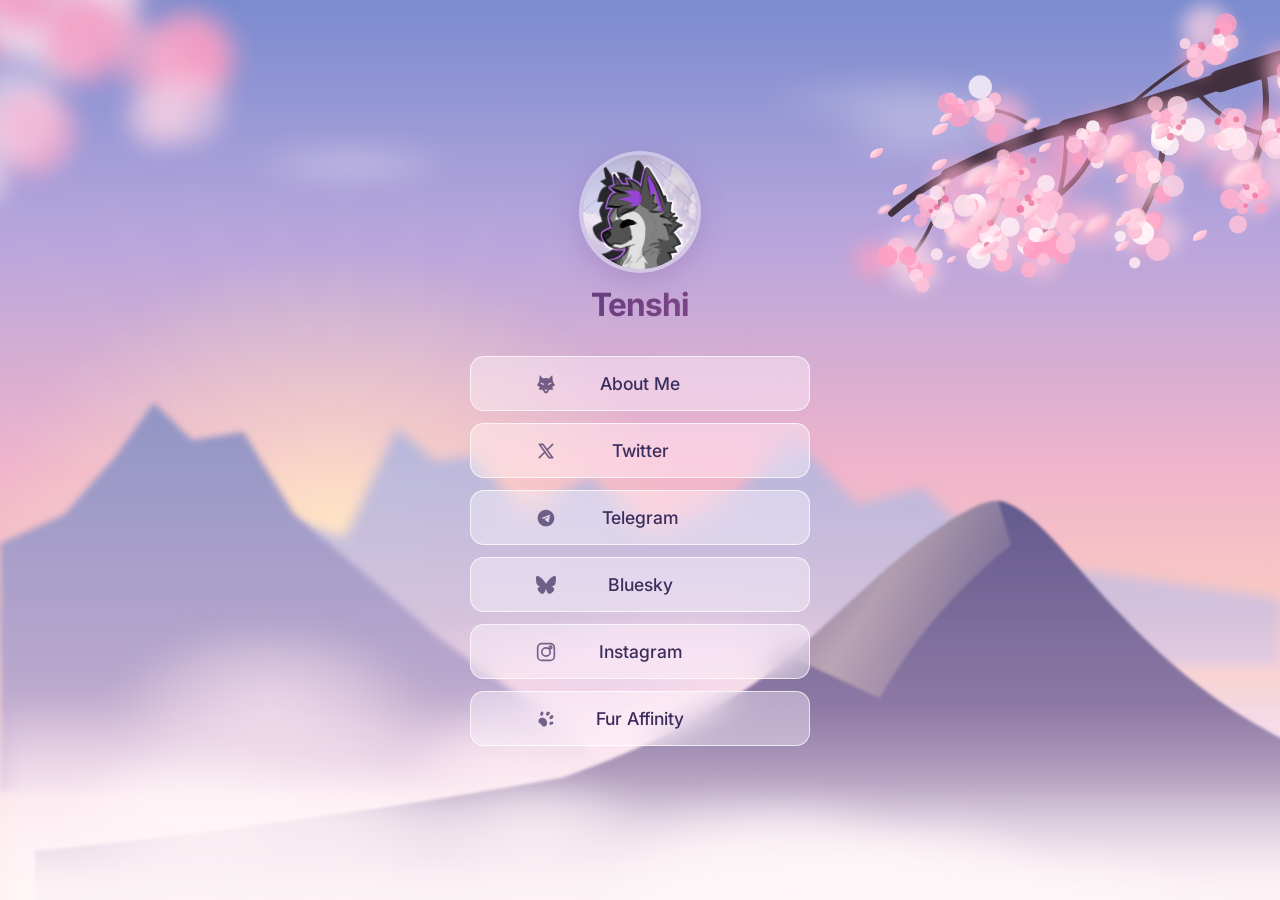
<file: index.html>
<!DOCTYPE html>
<html lang="en">
<head>
  <meta charset="UTF-8">
  <meta name="viewport" content="width=device-width, initial-scale=1.0">
  <title>Tenshi</title>
  <link rel="icon" type="image/x-icon" href="favicon/favicon.ico">
  <link rel="icon" type="image/png" sizes="32x32" href="favicon/favicon-32x32.png">
  <link rel="icon" type="image/png" sizes="16x16" href="favicon/favicon-16x16.png">
  <link rel="apple-touch-icon" sizes="180x180" href="favicon/apple-touch-icon.png">
  <link rel="stylesheet" href="style.css">
</head>
<body>
  <!-- Circuit background. Glow and blur are pre-built into layered strokes (no filters),
       and the left/right fade is a CSS mask, so each frame only redraws plain lines. -->
  <svg width="0" height="0" style="position:absolute" aria-hidden="true" focusable="false">
    <defs>
      <radialGradient id="traceNodeSoft"><stop offset="0.000" stop-color="#9333ea" stop-opacity="1.000"/><stop offset="0.071" stop-color="#9333ea" stop-opacity="0.980"/><stop offset="0.143" stop-color="#9333ea" stop-opacity="0.914"/><stop offset="0.214" stop-color="#9333ea" stop-opacity="0.816"/><stop offset="0.286" stop-color="#9333ea" stop-opacity="0.693"/><stop offset="0.357" stop-color="#9333ea" stop-opacity="0.561"/><stop offset="0.429" stop-color="#9333ea" stop-opacity="0.430"/><stop offset="0.500" stop-color="#9333ea" stop-opacity="0.311"/><stop offset="0.571" stop-color="#9333ea" stop-opacity="0.209"/><stop offset="0.643" stop-color="#9333ea" stop-opacity="0.131"/><stop offset="0.714" stop-color="#9333ea" stop-opacity="0.078"/><stop offset="0.786" stop-color="#9333ea" stop-opacity="0.041"/><stop offset="0.857" stop-color="#9333ea" stop-opacity="0.020"/><stop offset="0.929" stop-color="#9333ea" stop-opacity="0.008"/><stop offset="1.000" stop-color="#9333ea" stop-opacity="0.000"/></radialGradient>
      <g id="traceSharp">
        <g class="trace">
          <path class="trace-path" d="M 0 120 L 120 120 L 160 160 L 360 160 L 400 200 L 560 200 L 600 240 L 648 288"/>
          <path class="trace-pulse" pathLength="100" style="stroke-width:30.0;stroke:rgb(155,65,238);stroke-opacity:0.013;animation-duration:5s;animation-delay:0s" d="M 0 120 L 120 120 L 160 160 L 360 160 L 400 200 L 560 200 L 600 240 L 648 288"/>
          <path class="trace-pulse" pathLength="100" style="stroke-width:23.0;stroke:rgb(155,65,238);stroke-opacity:0.019;animation-duration:5s;animation-delay:0s" d="M 0 120 L 120 120 L 160 160 L 360 160 L 400 200 L 560 200 L 600 240 L 648 288"/>
          <path class="trace-pulse" pathLength="100" style="stroke-width:18.0;stroke:rgb(155,65,238);stroke-opacity:0.025;animation-duration:5s;animation-delay:0s" d="M 0 120 L 120 120 L 160 160 L 360 160 L 400 200 L 560 200 L 600 240 L 648 288"/>
          <path class="trace-pulse" pathLength="100" style="stroke-width:14.0;stroke:rgb(155,65,238);stroke-opacity:0.05;animation-duration:5s;animation-delay:0s" d="M 0 120 L 120 120 L 160 160 L 360 160 L 400 200 L 560 200 L 600 240 L 648 288"/>
          <path class="trace-pulse" pathLength="100" style="stroke-width:11.0;stroke:rgb(155,65,238);stroke-opacity:0.055;animation-duration:5s;animation-delay:0s" d="M 0 120 L 120 120 L 160 160 L 360 160 L 400 200 L 560 200 L 600 240 L 648 288"/>
          <path class="trace-pulse" pathLength="100" style="stroke-width:8.6;stroke:rgb(155,65,238);stroke-opacity:0.06;animation-duration:5s;animation-delay:0s" d="M 0 120 L 120 120 L 160 160 L 360 160 L 400 200 L 560 200 L 600 240 L 648 288"/>
          <path class="trace-pulse" pathLength="100" style="stroke-width:6.6;stroke:rgb(155,65,238);stroke-opacity:0.065;animation-duration:5s;animation-delay:0s" d="M 0 120 L 120 120 L 160 160 L 360 160 L 400 200 L 560 200 L 600 240 L 648 288"/>
          <path class="trace-pulse" pathLength="100" style="stroke-width:4.8;stroke:rgb(155,65,238);stroke-opacity:0.058;animation-duration:5s;animation-delay:0s" d="M 0 120 L 120 120 L 160 160 L 360 160 L 400 200 L 560 200 L 600 240 L 648 288"/>
          <path class="trace-pulse" pathLength="100" style="stroke-width:3.2;stroke:rgb(155,65,238);stroke-opacity:0.195;animation-duration:5s;animation-delay:0s" d="M 0 120 L 120 120 L 160 160 L 360 160 L 400 200 L 560 200 L 600 240 L 648 288"/>
          <path class="trace-pulse" pathLength="100" style="stroke-width:2.0;stroke:rgb(147,51,234);stroke-opacity:1.0;animation-duration:5s;animation-delay:0s" d="M 0 120 L 120 120 L 160 160 L 360 160 L 400 200 L 560 200 L 600 240 L 648 288"/>
          <circle class="trace-node" cx="0" cy="120" r="3" style="animation-delay:0.9s"/>
          <circle class="trace-node" cx="120" cy="120" r="2.5" style="animation-delay:1.5s"/>
          <circle class="trace-node" cx="160" cy="160" r="2.5" style="animation-delay:2s"/>
          <circle class="trace-node" cx="360" cy="160" r="2.5" style="animation-delay:2.5s"/>
          <circle class="trace-node" cx="400" cy="200" r="2.5" style="animation-delay:3s"/>
          <circle class="trace-node" cx="560" cy="200" r="2.5"/>
          <circle class="trace-node" cx="600" cy="240" r="2.5"/>
          <circle class="trace-node" cx="648" cy="288" r="3"/>
        </g>
        <g class="trace">
          <path class="trace-path" d="M 0 380 L 200 380 L 240 340 L 440 340 L 480 380 L 600 380 L 648 380"/>
          <path class="trace-pulse" pathLength="100" style="stroke-width:30.0;stroke:rgb(155,65,238);stroke-opacity:0.013;animation-duration:6s;animation-delay:-1.5s" d="M 0 380 L 200 380 L 240 340 L 440 340 L 480 380 L 600 380 L 648 380"/>
          <path class="trace-pulse" pathLength="100" style="stroke-width:23.0;stroke:rgb(155,65,238);stroke-opacity:0.019;animation-duration:6s;animation-delay:-1.5s" d="M 0 380 L 200 380 L 240 340 L 440 340 L 480 380 L 600 380 L 648 380"/>
          <path class="trace-pulse" pathLength="100" style="stroke-width:18.0;stroke:rgb(155,65,238);stroke-opacity:0.025;animation-duration:6s;animation-delay:-1.5s" d="M 0 380 L 200 380 L 240 340 L 440 340 L 480 380 L 600 380 L 648 380"/>
          <path class="trace-pulse" pathLength="100" style="stroke-width:14.0;stroke:rgb(155,65,238);stroke-opacity:0.05;animation-duration:6s;animation-delay:-1.5s" d="M 0 380 L 200 380 L 240 340 L 440 340 L 480 380 L 600 380 L 648 380"/>
          <path class="trace-pulse" pathLength="100" style="stroke-width:11.0;stroke:rgb(155,65,238);stroke-opacity:0.055;animation-duration:6s;animation-delay:-1.5s" d="M 0 380 L 200 380 L 240 340 L 440 340 L 480 380 L 600 380 L 648 380"/>
          <path class="trace-pulse" pathLength="100" style="stroke-width:8.6;stroke:rgb(155,65,238);stroke-opacity:0.06;animation-duration:6s;animation-delay:-1.5s" d="M 0 380 L 200 380 L 240 340 L 440 340 L 480 380 L 600 380 L 648 380"/>
          <path class="trace-pulse" pathLength="100" style="stroke-width:6.6;stroke:rgb(155,65,238);stroke-opacity:0.065;animation-duration:6s;animation-delay:-1.5s" d="M 0 380 L 200 380 L 240 340 L 440 340 L 480 380 L 600 380 L 648 380"/>
          <path class="trace-pulse" pathLength="100" style="stroke-width:4.8;stroke:rgb(155,65,238);stroke-opacity:0.058;animation-duration:6s;animation-delay:-1.5s" d="M 0 380 L 200 380 L 240 340 L 440 340 L 480 380 L 600 380 L 648 380"/>
          <path class="trace-pulse" pathLength="100" style="stroke-width:3.2;stroke:rgb(155,65,238);stroke-opacity:0.195;animation-duration:6s;animation-delay:-1.5s" d="M 0 380 L 200 380 L 240 340 L 440 340 L 480 380 L 600 380 L 648 380"/>
          <path class="trace-pulse" pathLength="100" style="stroke-width:2.0;stroke:rgb(147,51,234);stroke-opacity:1.0;animation-duration:6s;animation-delay:-1.5s" d="M 0 380 L 200 380 L 240 340 L 440 340 L 480 380 L 600 380 L 648 380"/>
          <circle class="trace-node" cx="0" cy="380" r="3" style="animation-delay:0.7s"/>
          <circle class="trace-node" cx="200" cy="380" r="2.5" style="animation-delay:1.3s"/>
          <circle class="trace-node" cx="240" cy="340" r="2.5" style="animation-delay:1.8s"/>
          <circle class="trace-node" cx="440" cy="340" r="2.5" style="animation-delay:2.3s"/>
          <circle class="trace-node" cx="480" cy="380" r="2.5" style="animation-delay:2.8s"/>
          <circle class="trace-node" cx="600" cy="380" r="2.5"/>
          <circle class="trace-node" cx="648" cy="380" r="3"/>
        </g>
        <g class="trace">
          <path class="trace-path" d="M 0 660 L 140 660 L 180 700 L 380 700 L 420 660 L 540 660 L 580 700 L 648 700"/>
          <path class="trace-pulse" pathLength="100" style="stroke-width:30.0;stroke:rgb(155,65,238);stroke-opacity:0.013;animation-duration:5.5s;animation-delay:-3s" d="M 0 660 L 140 660 L 180 700 L 380 700 L 420 660 L 540 660 L 580 700 L 648 700"/>
          <path class="trace-pulse" pathLength="100" style="stroke-width:23.0;stroke:rgb(155,65,238);stroke-opacity:0.019;animation-duration:5.5s;animation-delay:-3s" d="M 0 660 L 140 660 L 180 700 L 380 700 L 420 660 L 540 660 L 580 700 L 648 700"/>
          <path class="trace-pulse" pathLength="100" style="stroke-width:18.0;stroke:rgb(155,65,238);stroke-opacity:0.025;animation-duration:5.5s;animation-delay:-3s" d="M 0 660 L 140 660 L 180 700 L 380 700 L 420 660 L 540 660 L 580 700 L 648 700"/>
          <path class="trace-pulse" pathLength="100" style="stroke-width:14.0;stroke:rgb(155,65,238);stroke-opacity:0.05;animation-duration:5.5s;animation-delay:-3s" d="M 0 660 L 140 660 L 180 700 L 380 700 L 420 660 L 540 660 L 580 700 L 648 700"/>
          <path class="trace-pulse" pathLength="100" style="stroke-width:11.0;stroke:rgb(155,65,238);stroke-opacity:0.055;animation-duration:5.5s;animation-delay:-3s" d="M 0 660 L 140 660 L 180 700 L 380 700 L 420 660 L 540 660 L 580 700 L 648 700"/>
          <path class="trace-pulse" pathLength="100" style="stroke-width:8.6;stroke:rgb(155,65,238);stroke-opacity:0.06;animation-duration:5.5s;animation-delay:-3s" d="M 0 660 L 140 660 L 180 700 L 380 700 L 420 660 L 540 660 L 580 700 L 648 700"/>
          <path class="trace-pulse" pathLength="100" style="stroke-width:6.6;stroke:rgb(155,65,238);stroke-opacity:0.065;animation-duration:5.5s;animation-delay:-3s" d="M 0 660 L 140 660 L 180 700 L 380 700 L 420 660 L 540 660 L 580 700 L 648 700"/>
          <path class="trace-pulse" pathLength="100" style="stroke-width:4.8;stroke:rgb(155,65,238);stroke-opacity:0.058;animation-duration:5.5s;animation-delay:-3s" d="M 0 660 L 140 660 L 180 700 L 380 700 L 420 660 L 540 660 L 580 700 L 648 700"/>
          <path class="trace-pulse" pathLength="100" style="stroke-width:3.2;stroke:rgb(155,65,238);stroke-opacity:0.195;animation-duration:5.5s;animation-delay:-3s" d="M 0 660 L 140 660 L 180 700 L 380 700 L 420 660 L 540 660 L 580 700 L 648 700"/>
          <path class="trace-pulse" pathLength="100" style="stroke-width:2.0;stroke:rgb(147,51,234);stroke-opacity:1.0;animation-duration:5.5s;animation-delay:-3s" d="M 0 660 L 140 660 L 180 700 L 380 700 L 420 660 L 540 660 L 580 700 L 648 700"/>
          <circle class="trace-node" cx="0" cy="660" r="3" style="animation-delay:1.1s"/>
          <circle class="trace-node" cx="140" cy="660" r="2.5" style="animation-delay:1.7s"/>
          <circle class="trace-node" cx="180" cy="700" r="2.5" style="animation-delay:2.3s"/>
          <circle class="trace-node" cx="380" cy="700" r="2.5" style="animation-delay:2.9s"/>
          <circle class="trace-node" cx="420" cy="660" r="2.5" style="animation-delay:3.5s"/>
          <circle class="trace-node" cx="540" cy="660" r="2.5" style="animation-delay:4s"/>
          <circle class="trace-node" cx="580" cy="700" r="2.5"/>
          <circle class="trace-node" cx="648" cy="700" r="3"/>
        </g>
        <g class="trace">
          <path class="trace-path" d="M 1440 180 L 1360 180 L 1320 220 L 1160 220 L 1120 260 L 960 260 L 920 300 L 792 300"/>
          <path class="trace-pulse" pathLength="100" style="stroke-width:30.0;stroke:rgb(155,65,238);stroke-opacity:0.013;animation-duration:6.5s;animation-delay:-0.8s" d="M 1440 180 L 1360 180 L 1320 220 L 1160 220 L 1120 260 L 960 260 L 920 300 L 792 300"/>
          <path class="trace-pulse" pathLength="100" style="stroke-width:23.0;stroke:rgb(155,65,238);stroke-opacity:0.019;animation-duration:6.5s;animation-delay:-0.8s" d="M 1440 180 L 1360 180 L 1320 220 L 1160 220 L 1120 260 L 960 260 L 920 300 L 792 300"/>
          <path class="trace-pulse" pathLength="100" style="stroke-width:18.0;stroke:rgb(155,65,238);stroke-opacity:0.025;animation-duration:6.5s;animation-delay:-0.8s" d="M 1440 180 L 1360 180 L 1320 220 L 1160 220 L 1120 260 L 960 260 L 920 300 L 792 300"/>
          <path class="trace-pulse" pathLength="100" style="stroke-width:14.0;stroke:rgb(155,65,238);stroke-opacity:0.05;animation-duration:6.5s;animation-delay:-0.8s" d="M 1440 180 L 1360 180 L 1320 220 L 1160 220 L 1120 260 L 960 260 L 920 300 L 792 300"/>
          <path class="trace-pulse" pathLength="100" style="stroke-width:11.0;stroke:rgb(155,65,238);stroke-opacity:0.055;animation-duration:6.5s;animation-delay:-0.8s" d="M 1440 180 L 1360 180 L 1320 220 L 1160 220 L 1120 260 L 960 260 L 920 300 L 792 300"/>
          <path class="trace-pulse" pathLength="100" style="stroke-width:8.6;stroke:rgb(155,65,238);stroke-opacity:0.06;animation-duration:6.5s;animation-delay:-0.8s" d="M 1440 180 L 1360 180 L 1320 220 L 1160 220 L 1120 260 L 960 260 L 920 300 L 792 300"/>
          <path class="trace-pulse" pathLength="100" style="stroke-width:6.6;stroke:rgb(155,65,238);stroke-opacity:0.065;animation-duration:6.5s;animation-delay:-0.8s" d="M 1440 180 L 1360 180 L 1320 220 L 1160 220 L 1120 260 L 960 260 L 920 300 L 792 300"/>
          <path class="trace-pulse" pathLength="100" style="stroke-width:4.8;stroke:rgb(155,65,238);stroke-opacity:0.058;animation-duration:6.5s;animation-delay:-0.8s" d="M 1440 180 L 1360 180 L 1320 220 L 1160 220 L 1120 260 L 960 260 L 920 300 L 792 300"/>
          <path class="trace-pulse" pathLength="100" style="stroke-width:3.2;stroke:rgb(155,65,238);stroke-opacity:0.195;animation-duration:6.5s;animation-delay:-0.8s" d="M 1440 180 L 1360 180 L 1320 220 L 1160 220 L 1120 260 L 960 260 L 920 300 L 792 300"/>
          <path class="trace-pulse" pathLength="100" style="stroke-width:2.0;stroke:rgb(147,51,234);stroke-opacity:1.0;animation-duration:6.5s;animation-delay:-0.8s" d="M 1440 180 L 1360 180 L 1320 220 L 1160 220 L 1120 260 L 960 260 L 920 300 L 792 300"/>
          <circle class="trace-node" cx="1440" cy="180" r="3" style="animation-delay:0.7s"/>
          <circle class="trace-node" cx="1360" cy="180" r="2.5" style="animation-delay:1.1s"/>
          <circle class="trace-node" cx="1320" cy="220" r="2.5" style="animation-delay:1.5s"/>
          <circle class="trace-node" cx="1160" cy="220" r="2.5" style="animation-delay:1.9s"/>
          <circle class="trace-node" cx="1120" cy="260" r="2.5" style="animation-delay:2.3s"/>
          <circle class="trace-node" cx="960" cy="260" r="2.5" style="animation-delay:2.7s"/>
          <circle class="trace-node" cx="920" cy="300" r="2.5"/>
          <circle class="trace-node" cx="792" cy="300" r="3"/>
        </g>
        <g class="trace">
          <path class="trace-path" d="M 1440 420 L 1340 420 L 1300 460 L 1100 460 L 1060 500 L 860 500 L 820 460 L 792 460"/>
          <path class="trace-pulse" pathLength="100" style="stroke-width:30.0;stroke:rgb(155,65,238);stroke-opacity:0.013;animation-duration:5s;animation-delay:-2.2s" d="M 1440 420 L 1340 420 L 1300 460 L 1100 460 L 1060 500 L 860 500 L 820 460 L 792 460"/>
          <path class="trace-pulse" pathLength="100" style="stroke-width:23.0;stroke:rgb(155,65,238);stroke-opacity:0.019;animation-duration:5s;animation-delay:-2.2s" d="M 1440 420 L 1340 420 L 1300 460 L 1100 460 L 1060 500 L 860 500 L 820 460 L 792 460"/>
          <path class="trace-pulse" pathLength="100" style="stroke-width:18.0;stroke:rgb(155,65,238);stroke-opacity:0.025;animation-duration:5s;animation-delay:-2.2s" d="M 1440 420 L 1340 420 L 1300 460 L 1100 460 L 1060 500 L 860 500 L 820 460 L 792 460"/>
          <path class="trace-pulse" pathLength="100" style="stroke-width:14.0;stroke:rgb(155,65,238);stroke-opacity:0.05;animation-duration:5s;animation-delay:-2.2s" d="M 1440 420 L 1340 420 L 1300 460 L 1100 460 L 1060 500 L 860 500 L 820 460 L 792 460"/>
          <path class="trace-pulse" pathLength="100" style="stroke-width:11.0;stroke:rgb(155,65,238);stroke-opacity:0.055;animation-duration:5s;animation-delay:-2.2s" d="M 1440 420 L 1340 420 L 1300 460 L 1100 460 L 1060 500 L 860 500 L 820 460 L 792 460"/>
          <path class="trace-pulse" pathLength="100" style="stroke-width:8.6;stroke:rgb(155,65,238);stroke-opacity:0.06;animation-duration:5s;animation-delay:-2.2s" d="M 1440 420 L 1340 420 L 1300 460 L 1100 460 L 1060 500 L 860 500 L 820 460 L 792 460"/>
          <path class="trace-pulse" pathLength="100" style="stroke-width:6.6;stroke:rgb(155,65,238);stroke-opacity:0.065;animation-duration:5s;animation-delay:-2.2s" d="M 1440 420 L 1340 420 L 1300 460 L 1100 460 L 1060 500 L 860 500 L 820 460 L 792 460"/>
          <path class="trace-pulse" pathLength="100" style="stroke-width:4.8;stroke:rgb(155,65,238);stroke-opacity:0.058;animation-duration:5s;animation-delay:-2.2s" d="M 1440 420 L 1340 420 L 1300 460 L 1100 460 L 1060 500 L 860 500 L 820 460 L 792 460"/>
          <path class="trace-pulse" pathLength="100" style="stroke-width:3.2;stroke:rgb(155,65,238);stroke-opacity:0.195;animation-duration:5s;animation-delay:-2.2s" d="M 1440 420 L 1340 420 L 1300 460 L 1100 460 L 1060 500 L 860 500 L 820 460 L 792 460"/>
          <path class="trace-pulse" pathLength="100" style="stroke-width:2.0;stroke:rgb(147,51,234);stroke-opacity:1.0;animation-duration:5s;animation-delay:-2.2s" d="M 1440 420 L 1340 420 L 1300 460 L 1100 460 L 1060 500 L 860 500 L 820 460 L 792 460"/>
          <circle class="trace-node" cx="1440" cy="420" r="3" style="animation-delay:0.4s"/>
          <circle class="trace-node" cx="1340" cy="420" r="2.5" style="animation-delay:0.9s"/>
          <circle class="trace-node" cx="1300" cy="460" r="2.5" style="animation-delay:1.4s"/>
          <circle class="trace-node" cx="1100" cy="460" r="2.5" style="animation-delay:1.9s"/>
          <circle class="trace-node" cx="1060" cy="500" r="2.5" style="animation-delay:2.4s"/>
          <circle class="trace-node" cx="860" cy="500" r="2.5" style="animation-delay:2.9s"/>
          <circle class="trace-node" cx="820" cy="460" r="2.5"/>
          <circle class="trace-node" cx="792" cy="460" r="3"/>
        </g>
        <g class="trace">
          <path class="trace-path" d="M 1440 640 L 1320 640 L 1280 680 L 1100 680 L 1060 640 L 880 640 L 792 640"/>
          <path class="trace-pulse" pathLength="100" style="stroke-width:30.0;stroke:rgb(155,65,238);stroke-opacity:0.013;animation-duration:6s;animation-delay:-4s" d="M 1440 640 L 1320 640 L 1280 680 L 1100 680 L 1060 640 L 880 640 L 792 640"/>
          <path class="trace-pulse" pathLength="100" style="stroke-width:23.0;stroke:rgb(155,65,238);stroke-opacity:0.019;animation-duration:6s;animation-delay:-4s" d="M 1440 640 L 1320 640 L 1280 680 L 1100 680 L 1060 640 L 880 640 L 792 640"/>
          <path class="trace-pulse" pathLength="100" style="stroke-width:18.0;stroke:rgb(155,65,238);stroke-opacity:0.025;animation-duration:6s;animation-delay:-4s" d="M 1440 640 L 1320 640 L 1280 680 L 1100 680 L 1060 640 L 880 640 L 792 640"/>
          <path class="trace-pulse" pathLength="100" style="stroke-width:14.0;stroke:rgb(155,65,238);stroke-opacity:0.05;animation-duration:6s;animation-delay:-4s" d="M 1440 640 L 1320 640 L 1280 680 L 1100 680 L 1060 640 L 880 640 L 792 640"/>
          <path class="trace-pulse" pathLength="100" style="stroke-width:11.0;stroke:rgb(155,65,238);stroke-opacity:0.055;animation-duration:6s;animation-delay:-4s" d="M 1440 640 L 1320 640 L 1280 680 L 1100 680 L 1060 640 L 880 640 L 792 640"/>
          <path class="trace-pulse" pathLength="100" style="stroke-width:8.6;stroke:rgb(155,65,238);stroke-opacity:0.06;animation-duration:6s;animation-delay:-4s" d="M 1440 640 L 1320 640 L 1280 680 L 1100 680 L 1060 640 L 880 640 L 792 640"/>
          <path class="trace-pulse" pathLength="100" style="stroke-width:6.6;stroke:rgb(155,65,238);stroke-opacity:0.065;animation-duration:6s;animation-delay:-4s" d="M 1440 640 L 1320 640 L 1280 680 L 1100 680 L 1060 640 L 880 640 L 792 640"/>
          <path class="trace-pulse" pathLength="100" style="stroke-width:4.8;stroke:rgb(155,65,238);stroke-opacity:0.058;animation-duration:6s;animation-delay:-4s" d="M 1440 640 L 1320 640 L 1280 680 L 1100 680 L 1060 640 L 880 640 L 792 640"/>
          <path class="trace-pulse" pathLength="100" style="stroke-width:3.2;stroke:rgb(155,65,238);stroke-opacity:0.195;animation-duration:6s;animation-delay:-4s" d="M 1440 640 L 1320 640 L 1280 680 L 1100 680 L 1060 640 L 880 640 L 792 640"/>
          <path class="trace-pulse" pathLength="100" style="stroke-width:2.0;stroke:rgb(147,51,234);stroke-opacity:1.0;animation-duration:6s;animation-delay:-4s" d="M 1440 640 L 1320 640 L 1280 680 L 1100 680 L 1060 640 L 880 640 L 792 640"/>
          <circle class="trace-node" cx="1440" cy="640" r="3" style="animation-delay:0.9s"/>
          <circle class="trace-node" cx="1320" cy="640" r="2.5" style="animation-delay:1.5s"/>
          <circle class="trace-node" cx="1280" cy="680" r="2.5" style="animation-delay:2.1s"/>
          <circle class="trace-node" cx="1100" cy="680" r="2.5" style="animation-delay:2.7s"/>
          <circle class="trace-node" cx="1060" cy="640" r="2.5"/>
          <circle class="trace-node" cx="880" cy="640" r="2.5"/>
          <circle class="trace-node" cx="792" cy="640" r="3"/>
        </g>
      </g>
      <g id="traceSoft">
        <g class="trace">
          <path class="trace-line-soft" style="stroke-width:10.4;stroke:rgb(58,0,101);stroke-opacity:0.011" d="M 0 120 L 120 120 L 160 160 L 360 160 L 400 200 L 560 200 L 600 240 L 648 288"/>
          <path class="trace-line-soft" style="stroke-width:8.0;stroke:rgb(58,0,101);stroke-opacity:0.027" d="M 0 120 L 120 120 L 160 160 L 360 160 L 400 200 L 560 200 L 600 240 L 648 288"/>
          <path class="trace-line-soft" style="stroke-width:6.0;stroke:rgb(58,0,101);stroke-opacity:0.035" d="M 0 120 L 120 120 L 160 160 L 360 160 L 400 200 L 560 200 L 600 240 L 648 288"/>
          <path class="trace-line-soft" style="stroke-width:4.2;stroke:rgb(58,0,101);stroke-opacity:0.036" d="M 0 120 L 120 120 L 160 160 L 360 160 L 400 200 L 560 200 L 600 240 L 648 288"/>
          <path class="trace-line-soft" style="stroke-width:2.6;stroke:rgb(58,0,101);stroke-opacity:0.032" d="M 0 120 L 120 120 L 160 160 L 360 160 L 400 200 L 560 200 L 600 240 L 648 288"/>
          <path class="trace-line-soft" style="stroke-width:1.2;stroke:rgb(58,0,101);stroke-opacity:0.016" d="M 0 120 L 120 120 L 160 160 L 360 160 L 400 200 L 560 200 L 600 240 L 648 288"/>
          <path class="trace-pulse" pathLength="100" style="stroke-width:30.0;stroke:rgb(152,56,237);stroke-opacity:0.015;stroke-dasharray:2.910 97.090;animation-duration:5s;animation-delay:-0.052s" d="M 0 120 L 120 120 L 160 160 L 360 160 L 400 200 L 560 200 L 600 240 L 648 288"/>
          <path class="trace-pulse" pathLength="100" style="stroke-width:23.0;stroke:rgb(152,56,237);stroke-opacity:0.021;stroke-dasharray:3.397 96.603;animation-duration:5s;animation-delay:-0.040s" d="M 0 120 L 120 120 L 160 160 L 360 160 L 400 200 L 560 200 L 600 240 L 648 288"/>
          <path class="trace-pulse" pathLength="100" style="stroke-width:18.0;stroke:rgb(152,56,237);stroke-opacity:0.036;stroke-dasharray:3.746 96.254;animation-duration:5s;animation-delay:-0.031s" d="M 0 120 L 120 120 L 160 160 L 360 160 L 400 200 L 560 200 L 600 240 L 648 288"/>
          <path class="trace-pulse" pathLength="100" style="stroke-width:14.0;stroke:rgb(152,56,237);stroke-opacity:0.052;stroke-dasharray:4.025 95.975;animation-duration:5s;animation-delay:-0.024s" d="M 0 120 L 120 120 L 160 160 L 360 160 L 400 200 L 560 200 L 600 240 L 648 288"/>
          <path class="trace-pulse" pathLength="100" style="stroke-width:10.8;stroke:rgb(152,56,237);stroke-opacity:0.073;stroke-dasharray:4.247 95.753;animation-duration:5s;animation-delay:-0.019s" d="M 0 120 L 120 120 L 160 160 L 360 160 L 400 200 L 560 200 L 600 240 L 648 288"/>
          <path class="trace-pulse" pathLength="100" style="stroke-width:8.4;stroke:rgb(152,56,237);stroke-opacity:0.107;stroke-dasharray:4.415 95.585;animation-duration:5s;animation-delay:-0.015s" d="M 0 120 L 120 120 L 160 160 L 360 160 L 400 200 L 560 200 L 600 240 L 648 288"/>
          <path class="trace-pulse" pathLength="100" style="stroke-width:6.4;stroke:rgb(152,56,237);stroke-opacity:0.12;stroke-dasharray:4.554 95.446;animation-duration:5s;animation-delay:-0.011s" d="M 0 120 L 120 120 L 160 160 L 360 160 L 400 200 L 560 200 L 600 240 L 648 288"/>
          <path class="trace-pulse" pathLength="100" style="stroke-width:4.6;stroke:rgb(152,56,237);stroke-opacity:0.145;stroke-dasharray:4.679 95.321;animation-duration:5s;animation-delay:-0.008s" d="M 0 120 L 120 120 L 160 160 L 360 160 L 400 200 L 560 200 L 600 240 L 648 288"/>
          <path class="trace-pulse" pathLength="100" style="stroke-width:3.0;stroke:rgb(152,56,237);stroke-opacity:0.139;stroke-dasharray:4.791 95.209;animation-duration:5s;animation-delay:-0.005s" d="M 0 120 L 120 120 L 160 160 L 360 160 L 400 200 L 560 200 L 600 240 L 648 288"/>
          <path class="trace-pulse" pathLength="100" style="stroke-width:1.5;stroke:rgb(152,56,237);stroke-opacity:0.062;stroke-dasharray:4.895 95.105;animation-duration:5s;animation-delay:-0.003s" d="M 0 120 L 120 120 L 160 160 L 360 160 L 400 200 L 560 200 L 600 240 L 648 288"/>
          <circle class="trace-node-soft" cx="0" cy="120" r="7.00" style="animation-delay:0.9s"/>
          <circle class="trace-node-soft" cx="120" cy="120" r="7.00" style="animation-delay:1.5s"/>
          <circle class="trace-node-soft" cx="160" cy="160" r="7.00" style="animation-delay:2s"/>
          <circle class="trace-node-soft" cx="360" cy="160" r="7.00" style="animation-delay:2.5s"/>
          <circle class="trace-node-soft" cx="400" cy="200" r="7.00" style="animation-delay:3s"/>
          <circle class="trace-node-soft" cx="560" cy="200" r="7.00"/>
          <circle class="trace-node-soft" cx="600" cy="240" r="7.00"/>
          <circle class="trace-node-soft" cx="648" cy="288" r="7.00"/>
        </g>
        <g class="trace">
          <path class="trace-line-soft" style="stroke-width:10.4;stroke:rgb(58,0,101);stroke-opacity:0.011" d="M 0 380 L 200 380 L 240 340 L 440 340 L 480 380 L 600 380 L 648 380"/>
          <path class="trace-line-soft" style="stroke-width:8.0;stroke:rgb(58,0,101);stroke-opacity:0.027" d="M 0 380 L 200 380 L 240 340 L 440 340 L 480 380 L 600 380 L 648 380"/>
          <path class="trace-line-soft" style="stroke-width:6.0;stroke:rgb(58,0,101);stroke-opacity:0.035" d="M 0 380 L 200 380 L 240 340 L 440 340 L 480 380 L 600 380 L 648 380"/>
          <path class="trace-line-soft" style="stroke-width:4.2;stroke:rgb(58,0,101);stroke-opacity:0.036" d="M 0 380 L 200 380 L 240 340 L 440 340 L 480 380 L 600 380 L 648 380"/>
          <path class="trace-line-soft" style="stroke-width:2.6;stroke:rgb(58,0,101);stroke-opacity:0.032" d="M 0 380 L 200 380 L 240 340 L 440 340 L 480 380 L 600 380 L 648 380"/>
          <path class="trace-line-soft" style="stroke-width:1.2;stroke:rgb(58,0,101);stroke-opacity:0.016" d="M 0 380 L 200 380 L 240 340 L 440 340 L 480 380 L 600 380 L 648 380"/>
          <path class="trace-pulse" pathLength="100" style="stroke-width:30.0;stroke:rgb(152,56,237);stroke-opacity:0.015;stroke-dasharray:2.798 97.202;animation-duration:6s;animation-delay:-1.566s" d="M 0 380 L 200 380 L 240 340 L 440 340 L 480 380 L 600 380 L 648 380"/>
          <path class="trace-pulse" pathLength="100" style="stroke-width:23.0;stroke:rgb(152,56,237);stroke-opacity:0.021;stroke-dasharray:3.312 96.688;animation-duration:6s;animation-delay:-1.551s" d="M 0 380 L 200 380 L 240 340 L 440 340 L 480 380 L 600 380 L 648 380"/>
          <path class="trace-pulse" pathLength="100" style="stroke-width:18.0;stroke:rgb(152,56,237);stroke-opacity:0.036;stroke-dasharray:3.679 96.321;animation-duration:6s;animation-delay:-1.540s" d="M 0 380 L 200 380 L 240 340 L 440 340 L 480 380 L 600 380 L 648 380"/>
          <path class="trace-pulse" pathLength="100" style="stroke-width:14.0;stroke:rgb(152,56,237);stroke-opacity:0.052;stroke-dasharray:3.972 96.028;animation-duration:6s;animation-delay:-1.531s" d="M 0 380 L 200 380 L 240 340 L 440 340 L 480 380 L 600 380 L 648 380"/>
          <path class="trace-pulse" pathLength="100" style="stroke-width:10.8;stroke:rgb(152,56,237);stroke-opacity:0.073;stroke-dasharray:4.207 95.793;animation-duration:6s;animation-delay:-1.524s" d="M 0 380 L 200 380 L 240 340 L 440 340 L 480 380 L 600 380 L 648 380"/>
          <path class="trace-pulse" pathLength="100" style="stroke-width:8.4;stroke:rgb(152,56,237);stroke-opacity:0.107;stroke-dasharray:4.383 95.617;animation-duration:6s;animation-delay:-1.518s" d="M 0 380 L 200 380 L 240 340 L 440 340 L 480 380 L 600 380 L 648 380"/>
          <path class="trace-pulse" pathLength="100" style="stroke-width:6.4;stroke:rgb(152,56,237);stroke-opacity:0.12;stroke-dasharray:4.530 95.470;animation-duration:6s;animation-delay:-1.514s" d="M 0 380 L 200 380 L 240 340 L 440 340 L 480 380 L 600 380 L 648 380"/>
          <path class="trace-pulse" pathLength="100" style="stroke-width:4.6;stroke:rgb(152,56,237);stroke-opacity:0.145;stroke-dasharray:4.662 95.338;animation-duration:6s;animation-delay:-1.510s" d="M 0 380 L 200 380 L 240 340 L 440 340 L 480 380 L 600 380 L 648 380"/>
          <path class="trace-pulse" pathLength="100" style="stroke-width:3.0;stroke:rgb(152,56,237);stroke-opacity:0.139;stroke-dasharray:4.780 95.220;animation-duration:6s;animation-delay:-1.507s" d="M 0 380 L 200 380 L 240 340 L 440 340 L 480 380 L 600 380 L 648 380"/>
          <path class="trace-pulse" pathLength="100" style="stroke-width:1.5;stroke:rgb(152,56,237);stroke-opacity:0.062;stroke-dasharray:4.890 95.110;animation-duration:6s;animation-delay:-1.503s" d="M 0 380 L 200 380 L 240 340 L 440 340 L 480 380 L 600 380 L 648 380"/>
          <circle class="trace-node-soft" cx="0" cy="380" r="7.00" style="animation-delay:0.7s"/>
          <circle class="trace-node-soft" cx="200" cy="380" r="7.00" style="animation-delay:1.3s"/>
          <circle class="trace-node-soft" cx="240" cy="340" r="7.00" style="animation-delay:1.8s"/>
          <circle class="trace-node-soft" cx="440" cy="340" r="7.00" style="animation-delay:2.3s"/>
          <circle class="trace-node-soft" cx="480" cy="380" r="7.00" style="animation-delay:2.8s"/>
          <circle class="trace-node-soft" cx="600" cy="380" r="7.00"/>
          <circle class="trace-node-soft" cx="648" cy="380" r="7.00"/>
        </g>
        <g class="trace">
          <path class="trace-line-soft" style="stroke-width:10.4;stroke:rgb(58,0,101);stroke-opacity:0.011" d="M 0 660 L 140 660 L 180 700 L 380 700 L 420 660 L 540 660 L 580 700 L 648 700"/>
          <path class="trace-line-soft" style="stroke-width:8.0;stroke:rgb(58,0,101);stroke-opacity:0.027" d="M 0 660 L 140 660 L 180 700 L 380 700 L 420 660 L 540 660 L 580 700 L 648 700"/>
          <path class="trace-line-soft" style="stroke-width:6.0;stroke:rgb(58,0,101);stroke-opacity:0.035" d="M 0 660 L 140 660 L 180 700 L 380 700 L 420 660 L 540 660 L 580 700 L 648 700"/>
          <path class="trace-line-soft" style="stroke-width:4.2;stroke:rgb(58,0,101);stroke-opacity:0.036" d="M 0 660 L 140 660 L 180 700 L 380 700 L 420 660 L 540 660 L 580 700 L 648 700"/>
          <path class="trace-line-soft" style="stroke-width:2.6;stroke:rgb(58,0,101);stroke-opacity:0.032" d="M 0 660 L 140 660 L 180 700 L 380 700 L 420 660 L 540 660 L 580 700 L 648 700"/>
          <path class="trace-line-soft" style="stroke-width:1.2;stroke:rgb(58,0,101);stroke-opacity:0.016" d="M 0 660 L 140 660 L 180 700 L 380 700 L 420 660 L 540 660 L 580 700 L 648 700"/>
          <path class="trace-pulse" pathLength="100" style="stroke-width:30.0;stroke:rgb(152,56,237);stroke-opacity:0.015;stroke-dasharray:2.850 97.150;animation-duration:5.5s;animation-delay:-3.059s" d="M 0 660 L 140 660 L 180 700 L 380 700 L 420 660 L 540 660 L 580 700 L 648 700"/>
          <path class="trace-pulse" pathLength="100" style="stroke-width:23.0;stroke:rgb(152,56,237);stroke-opacity:0.021;stroke-dasharray:3.352 96.648;animation-duration:5.5s;animation-delay:-3.045s" d="M 0 660 L 140 660 L 180 700 L 380 700 L 420 660 L 540 660 L 580 700 L 648 700"/>
          <path class="trace-pulse" pathLength="100" style="stroke-width:18.0;stroke:rgb(152,56,237);stroke-opacity:0.036;stroke-dasharray:3.710 96.290;animation-duration:5.5s;animation-delay:-3.035s" d="M 0 660 L 140 660 L 180 700 L 380 700 L 420 660 L 540 660 L 580 700 L 648 700"/>
          <path class="trace-pulse" pathLength="100" style="stroke-width:14.0;stroke:rgb(152,56,237);stroke-opacity:0.052;stroke-dasharray:3.997 96.003;animation-duration:5.5s;animation-delay:-3.028s" d="M 0 660 L 140 660 L 180 700 L 380 700 L 420 660 L 540 660 L 580 700 L 648 700"/>
          <path class="trace-pulse" pathLength="100" style="stroke-width:10.8;stroke:rgb(152,56,237);stroke-opacity:0.073;stroke-dasharray:4.226 95.774;animation-duration:5.5s;animation-delay:-3.021s" d="M 0 660 L 140 660 L 180 700 L 380 700 L 420 660 L 540 660 L 580 700 L 648 700"/>
          <path class="trace-pulse" pathLength="100" style="stroke-width:8.4;stroke:rgb(152,56,237);stroke-opacity:0.107;stroke-dasharray:4.398 95.602;animation-duration:5.5s;animation-delay:-3.017s" d="M 0 660 L 140 660 L 180 700 L 380 700 L 420 660 L 540 660 L 580 700 L 648 700"/>
          <path class="trace-pulse" pathLength="100" style="stroke-width:6.4;stroke:rgb(152,56,237);stroke-opacity:0.12;stroke-dasharray:4.541 95.459;animation-duration:5.5s;animation-delay:-3.013s" d="M 0 660 L 140 660 L 180 700 L 380 700 L 420 660 L 540 660 L 580 700 L 648 700"/>
          <path class="trace-pulse" pathLength="100" style="stroke-width:4.6;stroke:rgb(152,56,237);stroke-opacity:0.145;stroke-dasharray:4.670 95.330;animation-duration:5.5s;animation-delay:-3.009s" d="M 0 660 L 140 660 L 180 700 L 380 700 L 420 660 L 540 660 L 580 700 L 648 700"/>
          <path class="trace-pulse" pathLength="100" style="stroke-width:3.0;stroke:rgb(152,56,237);stroke-opacity:0.139;stroke-dasharray:4.785 95.215;animation-duration:5.5s;animation-delay:-3.006s" d="M 0 660 L 140 660 L 180 700 L 380 700 L 420 660 L 540 660 L 580 700 L 648 700"/>
          <path class="trace-pulse" pathLength="100" style="stroke-width:1.5;stroke:rgb(152,56,237);stroke-opacity:0.062;stroke-dasharray:4.893 95.107;animation-duration:5.5s;animation-delay:-3.003s" d="M 0 660 L 140 660 L 180 700 L 380 700 L 420 660 L 540 660 L 580 700 L 648 700"/>
          <circle class="trace-node-soft" cx="0" cy="660" r="7.00" style="animation-delay:1.1s"/>
          <circle class="trace-node-soft" cx="140" cy="660" r="7.00" style="animation-delay:1.7s"/>
          <circle class="trace-node-soft" cx="180" cy="700" r="7.00" style="animation-delay:2.3s"/>
          <circle class="trace-node-soft" cx="380" cy="700" r="7.00" style="animation-delay:2.9s"/>
          <circle class="trace-node-soft" cx="420" cy="660" r="7.00" style="animation-delay:3.5s"/>
          <circle class="trace-node-soft" cx="540" cy="660" r="7.00" style="animation-delay:4s"/>
          <circle class="trace-node-soft" cx="580" cy="700" r="7.00"/>
          <circle class="trace-node-soft" cx="648" cy="700" r="7.00"/>
        </g>
        <g class="trace">
          <path class="trace-line-soft" style="stroke-width:10.4;stroke:rgb(58,0,101);stroke-opacity:0.011" d="M 1440 180 L 1360 180 L 1320 220 L 1160 220 L 1120 260 L 960 260 L 920 300 L 792 300"/>
          <path class="trace-line-soft" style="stroke-width:8.0;stroke:rgb(58,0,101);stroke-opacity:0.027" d="M 1440 180 L 1360 180 L 1320 220 L 1160 220 L 1120 260 L 960 260 L 920 300 L 792 300"/>
          <path class="trace-line-soft" style="stroke-width:6.0;stroke:rgb(58,0,101);stroke-opacity:0.035" d="M 1440 180 L 1360 180 L 1320 220 L 1160 220 L 1120 260 L 960 260 L 920 300 L 792 300"/>
          <path class="trace-line-soft" style="stroke-width:4.2;stroke:rgb(58,0,101);stroke-opacity:0.036" d="M 1440 180 L 1360 180 L 1320 220 L 1160 220 L 1120 260 L 960 260 L 920 300 L 792 300"/>
          <path class="trace-line-soft" style="stroke-width:2.6;stroke:rgb(58,0,101);stroke-opacity:0.032" d="M 1440 180 L 1360 180 L 1320 220 L 1160 220 L 1120 260 L 960 260 L 920 300 L 792 300"/>
          <path class="trace-line-soft" style="stroke-width:1.2;stroke:rgb(58,0,101);stroke-opacity:0.016" d="M 1440 180 L 1360 180 L 1320 220 L 1160 220 L 1120 260 L 960 260 L 920 300 L 792 300"/>
          <path class="trace-pulse" pathLength="100" style="stroke-width:30.0;stroke:rgb(152,56,237);stroke-opacity:0.015;stroke-dasharray:2.850 97.150;animation-duration:6.5s;animation-delay:-0.870s" d="M 1440 180 L 1360 180 L 1320 220 L 1160 220 L 1120 260 L 960 260 L 920 300 L 792 300"/>
          <path class="trace-pulse" pathLength="100" style="stroke-width:23.0;stroke:rgb(152,56,237);stroke-opacity:0.021;stroke-dasharray:3.352 96.648;animation-duration:6.5s;animation-delay:-0.854s" d="M 1440 180 L 1360 180 L 1320 220 L 1160 220 L 1120 260 L 960 260 L 920 300 L 792 300"/>
          <path class="trace-pulse" pathLength="100" style="stroke-width:18.0;stroke:rgb(152,56,237);stroke-opacity:0.036;stroke-dasharray:3.710 96.290;animation-duration:6.5s;animation-delay:-0.842s" d="M 1440 180 L 1360 180 L 1320 220 L 1160 220 L 1120 260 L 960 260 L 920 300 L 792 300"/>
          <path class="trace-pulse" pathLength="100" style="stroke-width:14.0;stroke:rgb(152,56,237);stroke-opacity:0.052;stroke-dasharray:3.997 96.003;animation-duration:6.5s;animation-delay:-0.833s" d="M 1440 180 L 1360 180 L 1320 220 L 1160 220 L 1120 260 L 960 260 L 920 300 L 792 300"/>
          <path class="trace-pulse" pathLength="100" style="stroke-width:10.8;stroke:rgb(152,56,237);stroke-opacity:0.073;stroke-dasharray:4.226 95.774;animation-duration:6.5s;animation-delay:-0.825s" d="M 1440 180 L 1360 180 L 1320 220 L 1160 220 L 1120 260 L 960 260 L 920 300 L 792 300"/>
          <path class="trace-pulse" pathLength="100" style="stroke-width:8.4;stroke:rgb(152,56,237);stroke-opacity:0.107;stroke-dasharray:4.398 95.602;animation-duration:6.5s;animation-delay:-0.820s" d="M 1440 180 L 1360 180 L 1320 220 L 1160 220 L 1120 260 L 960 260 L 920 300 L 792 300"/>
          <path class="trace-pulse" pathLength="100" style="stroke-width:6.4;stroke:rgb(152,56,237);stroke-opacity:0.12;stroke-dasharray:4.541 95.459;animation-duration:6.5s;animation-delay:-0.815s" d="M 1440 180 L 1360 180 L 1320 220 L 1160 220 L 1120 260 L 960 260 L 920 300 L 792 300"/>
          <path class="trace-pulse" pathLength="100" style="stroke-width:4.6;stroke:rgb(152,56,237);stroke-opacity:0.145;stroke-dasharray:4.670 95.330;animation-duration:6.5s;animation-delay:-0.811s" d="M 1440 180 L 1360 180 L 1320 220 L 1160 220 L 1120 260 L 960 260 L 920 300 L 792 300"/>
          <path class="trace-pulse" pathLength="100" style="stroke-width:3.0;stroke:rgb(152,56,237);stroke-opacity:0.139;stroke-dasharray:4.785 95.215;animation-duration:6.5s;animation-delay:-0.807s" d="M 1440 180 L 1360 180 L 1320 220 L 1160 220 L 1120 260 L 960 260 L 920 300 L 792 300"/>
          <path class="trace-pulse" pathLength="100" style="stroke-width:1.5;stroke:rgb(152,56,237);stroke-opacity:0.062;stroke-dasharray:4.893 95.107;animation-duration:6.5s;animation-delay:-0.803s" d="M 1440 180 L 1360 180 L 1320 220 L 1160 220 L 1120 260 L 960 260 L 920 300 L 792 300"/>
          <circle class="trace-node-soft" cx="1440" cy="180" r="7.00" style="animation-delay:0.7s"/>
          <circle class="trace-node-soft" cx="1360" cy="180" r="7.00" style="animation-delay:1.1s"/>
          <circle class="trace-node-soft" cx="1320" cy="220" r="7.00" style="animation-delay:1.5s"/>
          <circle class="trace-node-soft" cx="1160" cy="220" r="7.00" style="animation-delay:1.9s"/>
          <circle class="trace-node-soft" cx="1120" cy="260" r="7.00" style="animation-delay:2.3s"/>
          <circle class="trace-node-soft" cx="960" cy="260" r="7.00" style="animation-delay:2.7s"/>
          <circle class="trace-node-soft" cx="920" cy="300" r="7.00"/>
          <circle class="trace-node-soft" cx="792" cy="300" r="7.00"/>
        </g>
        <g class="trace">
          <path class="trace-line-soft" style="stroke-width:10.4;stroke:rgb(58,0,101);stroke-opacity:0.011" d="M 1440 420 L 1340 420 L 1300 460 L 1100 460 L 1060 500 L 860 500 L 820 460 L 792 460"/>
          <path class="trace-line-soft" style="stroke-width:8.0;stroke:rgb(58,0,101);stroke-opacity:0.027" d="M 1440 420 L 1340 420 L 1300 460 L 1100 460 L 1060 500 L 860 500 L 820 460 L 792 460"/>
          <path class="trace-line-soft" style="stroke-width:6.0;stroke:rgb(58,0,101);stroke-opacity:0.035" d="M 1440 420 L 1340 420 L 1300 460 L 1100 460 L 1060 500 L 860 500 L 820 460 L 792 460"/>
          <path class="trace-line-soft" style="stroke-width:4.2;stroke:rgb(58,0,101);stroke-opacity:0.036" d="M 1440 420 L 1340 420 L 1300 460 L 1100 460 L 1060 500 L 860 500 L 820 460 L 792 460"/>
          <path class="trace-line-soft" style="stroke-width:2.6;stroke:rgb(58,0,101);stroke-opacity:0.032" d="M 1440 420 L 1340 420 L 1300 460 L 1100 460 L 1060 500 L 860 500 L 820 460 L 792 460"/>
          <path class="trace-line-soft" style="stroke-width:1.2;stroke:rgb(58,0,101);stroke-opacity:0.016" d="M 1440 420 L 1340 420 L 1300 460 L 1100 460 L 1060 500 L 860 500 L 820 460 L 792 460"/>
          <path class="trace-pulse" pathLength="100" style="stroke-width:30.0;stroke:rgb(152,56,237);stroke-opacity:0.015;stroke-dasharray:2.850 97.150;animation-duration:5s;animation-delay:-2.254s" d="M 1440 420 L 1340 420 L 1300 460 L 1100 460 L 1060 500 L 860 500 L 820 460 L 792 460"/>
          <path class="trace-pulse" pathLength="100" style="stroke-width:23.0;stroke:rgb(152,56,237);stroke-opacity:0.021;stroke-dasharray:3.352 96.648;animation-duration:5s;animation-delay:-2.241s" d="M 1440 420 L 1340 420 L 1300 460 L 1100 460 L 1060 500 L 860 500 L 820 460 L 792 460"/>
          <path class="trace-pulse" pathLength="100" style="stroke-width:18.0;stroke:rgb(152,56,237);stroke-opacity:0.036;stroke-dasharray:3.710 96.290;animation-duration:5s;animation-delay:-2.232s" d="M 1440 420 L 1340 420 L 1300 460 L 1100 460 L 1060 500 L 860 500 L 820 460 L 792 460"/>
          <path class="trace-pulse" pathLength="100" style="stroke-width:14.0;stroke:rgb(152,56,237);stroke-opacity:0.052;stroke-dasharray:3.997 96.003;animation-duration:5s;animation-delay:-2.225s" d="M 1440 420 L 1340 420 L 1300 460 L 1100 460 L 1060 500 L 860 500 L 820 460 L 792 460"/>
          <path class="trace-pulse" pathLength="100" style="stroke-width:10.8;stroke:rgb(152,56,237);stroke-opacity:0.073;stroke-dasharray:4.226 95.774;animation-duration:5s;animation-delay:-2.219s" d="M 1440 420 L 1340 420 L 1300 460 L 1100 460 L 1060 500 L 860 500 L 820 460 L 792 460"/>
          <path class="trace-pulse" pathLength="100" style="stroke-width:8.4;stroke:rgb(152,56,237);stroke-opacity:0.107;stroke-dasharray:4.398 95.602;animation-duration:5s;animation-delay:-2.215s" d="M 1440 420 L 1340 420 L 1300 460 L 1100 460 L 1060 500 L 860 500 L 820 460 L 792 460"/>
          <path class="trace-pulse" pathLength="100" style="stroke-width:6.4;stroke:rgb(152,56,237);stroke-opacity:0.12;stroke-dasharray:4.541 95.459;animation-duration:5s;animation-delay:-2.211s" d="M 1440 420 L 1340 420 L 1300 460 L 1100 460 L 1060 500 L 860 500 L 820 460 L 792 460"/>
          <path class="trace-pulse" pathLength="100" style="stroke-width:4.6;stroke:rgb(152,56,237);stroke-opacity:0.145;stroke-dasharray:4.670 95.330;animation-duration:5s;animation-delay:-2.208s" d="M 1440 420 L 1340 420 L 1300 460 L 1100 460 L 1060 500 L 860 500 L 820 460 L 792 460"/>
          <path class="trace-pulse" pathLength="100" style="stroke-width:3.0;stroke:rgb(152,56,237);stroke-opacity:0.139;stroke-dasharray:4.785 95.215;animation-duration:5s;animation-delay:-2.205s" d="M 1440 420 L 1340 420 L 1300 460 L 1100 460 L 1060 500 L 860 500 L 820 460 L 792 460"/>
          <path class="trace-pulse" pathLength="100" style="stroke-width:1.5;stroke:rgb(152,56,237);stroke-opacity:0.062;stroke-dasharray:4.893 95.107;animation-duration:5s;animation-delay:-2.203s" d="M 1440 420 L 1340 420 L 1300 460 L 1100 460 L 1060 500 L 860 500 L 820 460 L 792 460"/>
          <circle class="trace-node-soft" cx="1440" cy="420" r="7.00" style="animation-delay:0.4s"/>
          <circle class="trace-node-soft" cx="1340" cy="420" r="7.00" style="animation-delay:0.9s"/>
          <circle class="trace-node-soft" cx="1300" cy="460" r="7.00" style="animation-delay:1.4s"/>
          <circle class="trace-node-soft" cx="1100" cy="460" r="7.00" style="animation-delay:1.9s"/>
          <circle class="trace-node-soft" cx="1060" cy="500" r="7.00" style="animation-delay:2.4s"/>
          <circle class="trace-node-soft" cx="860" cy="500" r="7.00" style="animation-delay:2.9s"/>
          <circle class="trace-node-soft" cx="820" cy="460" r="7.00"/>
          <circle class="trace-node-soft" cx="792" cy="460" r="7.00"/>
        </g>
        <g class="trace">
          <path class="trace-line-soft" style="stroke-width:10.4;stroke:rgb(58,0,101);stroke-opacity:0.011" d="M 1440 640 L 1320 640 L 1280 680 L 1100 680 L 1060 640 L 880 640 L 792 640"/>
          <path class="trace-line-soft" style="stroke-width:8.0;stroke:rgb(58,0,101);stroke-opacity:0.027" d="M 1440 640 L 1320 640 L 1280 680 L 1100 680 L 1060 640 L 880 640 L 792 640"/>
          <path class="trace-line-soft" style="stroke-width:6.0;stroke:rgb(58,0,101);stroke-opacity:0.035" d="M 1440 640 L 1320 640 L 1280 680 L 1100 680 L 1060 640 L 880 640 L 792 640"/>
          <path class="trace-line-soft" style="stroke-width:4.2;stroke:rgb(58,0,101);stroke-opacity:0.036" d="M 1440 640 L 1320 640 L 1280 680 L 1100 680 L 1060 640 L 880 640 L 792 640"/>
          <path class="trace-line-soft" style="stroke-width:2.6;stroke:rgb(58,0,101);stroke-opacity:0.032" d="M 1440 640 L 1320 640 L 1280 680 L 1100 680 L 1060 640 L 880 640 L 792 640"/>
          <path class="trace-line-soft" style="stroke-width:1.2;stroke:rgb(58,0,101);stroke-opacity:0.016" d="M 1440 640 L 1320 640 L 1280 680 L 1100 680 L 1060 640 L 880 640 L 792 640"/>
          <path class="trace-pulse" pathLength="100" style="stroke-width:30.0;stroke:rgb(152,56,237);stroke-opacity:0.015;stroke-dasharray:2.798 97.202;animation-duration:6s;animation-delay:-4.066s" d="M 1440 640 L 1320 640 L 1280 680 L 1100 680 L 1060 640 L 880 640 L 792 640"/>
          <path class="trace-pulse" pathLength="100" style="stroke-width:23.0;stroke:rgb(152,56,237);stroke-opacity:0.021;stroke-dasharray:3.312 96.688;animation-duration:6s;animation-delay:-4.051s" d="M 1440 640 L 1320 640 L 1280 680 L 1100 680 L 1060 640 L 880 640 L 792 640"/>
          <path class="trace-pulse" pathLength="100" style="stroke-width:18.0;stroke:rgb(152,56,237);stroke-opacity:0.036;stroke-dasharray:3.679 96.321;animation-duration:6s;animation-delay:-4.040s" d="M 1440 640 L 1320 640 L 1280 680 L 1100 680 L 1060 640 L 880 640 L 792 640"/>
          <path class="trace-pulse" pathLength="100" style="stroke-width:14.0;stroke:rgb(152,56,237);stroke-opacity:0.052;stroke-dasharray:3.972 96.028;animation-duration:6s;animation-delay:-4.031s" d="M 1440 640 L 1320 640 L 1280 680 L 1100 680 L 1060 640 L 880 640 L 792 640"/>
          <path class="trace-pulse" pathLength="100" style="stroke-width:10.8;stroke:rgb(152,56,237);stroke-opacity:0.073;stroke-dasharray:4.207 95.793;animation-duration:6s;animation-delay:-4.024s" d="M 1440 640 L 1320 640 L 1280 680 L 1100 680 L 1060 640 L 880 640 L 792 640"/>
          <path class="trace-pulse" pathLength="100" style="stroke-width:8.4;stroke:rgb(152,56,237);stroke-opacity:0.107;stroke-dasharray:4.383 95.617;animation-duration:6s;animation-delay:-4.018s" d="M 1440 640 L 1320 640 L 1280 680 L 1100 680 L 1060 640 L 880 640 L 792 640"/>
          <path class="trace-pulse" pathLength="100" style="stroke-width:6.4;stroke:rgb(152,56,237);stroke-opacity:0.12;stroke-dasharray:4.530 95.470;animation-duration:6s;animation-delay:-4.014s" d="M 1440 640 L 1320 640 L 1280 680 L 1100 680 L 1060 640 L 880 640 L 792 640"/>
          <path class="trace-pulse" pathLength="100" style="stroke-width:4.6;stroke:rgb(152,56,237);stroke-opacity:0.145;stroke-dasharray:4.662 95.338;animation-duration:6s;animation-delay:-4.010s" d="M 1440 640 L 1320 640 L 1280 680 L 1100 680 L 1060 640 L 880 640 L 792 640"/>
          <path class="trace-pulse" pathLength="100" style="stroke-width:3.0;stroke:rgb(152,56,237);stroke-opacity:0.139;stroke-dasharray:4.780 95.220;animation-duration:6s;animation-delay:-4.007s" d="M 1440 640 L 1320 640 L 1280 680 L 1100 680 L 1060 640 L 880 640 L 792 640"/>
          <path class="trace-pulse" pathLength="100" style="stroke-width:1.5;stroke:rgb(152,56,237);stroke-opacity:0.062;stroke-dasharray:4.890 95.110;animation-duration:6s;animation-delay:-4.003s" d="M 1440 640 L 1320 640 L 1280 680 L 1100 680 L 1060 640 L 880 640 L 792 640"/>
          <circle class="trace-node-soft" cx="1440" cy="640" r="7.00" style="animation-delay:0.9s"/>
          <circle class="trace-node-soft" cx="1320" cy="640" r="7.00" style="animation-delay:1.5s"/>
          <circle class="trace-node-soft" cx="1280" cy="680" r="7.00" style="animation-delay:2.1s"/>
          <circle class="trace-node-soft" cx="1100" cy="680" r="7.00" style="animation-delay:2.7s"/>
          <circle class="trace-node-soft" cx="1060" cy="640" r="7.00"/>
          <circle class="trace-node-soft" cx="880" cy="640" r="7.00"/>
          <circle class="trace-node-soft" cx="792" cy="640" r="7.00"/>
        </g>
      </g>
    </defs>
  </svg>
  <svg class="traces traces-sharp" viewBox="0 0 1440 900" preserveAspectRatio="xMidYMid slice" aria-hidden="true" focusable="false"><use href="#traceSharp"/></svg>
  <svg class="traces traces-soft" viewBox="0 0 1440 900" preserveAspectRatio="xMidYMid slice" aria-hidden="true" focusable="false"><use href="#traceSoft"/></svg>

  <div class="bg"></div>

  <div class="night-sky" aria-hidden="true">
    <div class="stars-layer" id="stars"></div>
    <div class="shooting-star" style="top:10%;left:12%;--shoot-angle:28deg;--shoot-cycle:32s;--shoot-delay:5s;">
      <div class="shooting-star-track"></div>
    </div>
    <div class="shooting-star" style="top:22%;right:15%;--shoot-angle:130deg;--shoot-cycle:25s;--shoot-delay:4s;">
      <div class="shooting-star-track"></div>
    </div>
    <div class="shooting-star shooting-star-middle" style="top:8%;left:55%;--shoot-angle:145deg;--shoot-cycle:18s;--shoot-delay:0s;">
      <div class="shooting-star-track"></div>
    </div>
    <div class="aurora-container">
      <div class="aurora aurora-1"></div>
      <div class="aurora aurora-2"></div>
      <div class="aurora aurora-3"></div>
      <div class="aurora aurora-4"></div>
    </div>
  </div>

  <div class="blossom-sky" aria-hidden="true">
    <svg width="0" height="0" style="position:absolute" focusable="false">
      <defs>
        <linearGradient id="bl-peak" x1="0" y1="0" x2="0" y2="1">
          <stop offset="0" style="stop-color:var(--bl-near-top)"/><stop offset=".5" style="stop-color:var(--bl-near-mid)"/><stop offset="1" style="stop-color:var(--bl-near-bot)"/>
        </linearGradient>
        <linearGradient id="bl-rim" x1="0" y1="0" x2="1" y2="0.6">
          <stop offset="0" style="stop-color:rgb(var(--bl-rim));stop-opacity:0"/><stop offset=".5" style="stop-color:rgb(var(--bl-rim));stop-opacity:.45"/><stop offset="1" style="stop-color:rgb(var(--bl-rim));stop-opacity:0"/>
        </linearGradient>
        <filter id="bl-blur" x="-10%" y="-10%" width="120%" height="120%"><feGaussianBlur stdDeviation="1.6"/></filter>
        <filter id="bl-bloom" x="-30%" y="-30%" width="160%" height="160%"><feGaussianBlur stdDeviation="10"/></filter>
        <filter id="bl-bokeh" x="-50%" y="-50%" width="200%" height="200%"><feGaussianBlur stdDeviation="11"/></filter>
      </defs>
    </svg>

    <div class="bl-glow"></div>
    <div class="bl-rays"></div>
    <div class="bl-cloud bl-c0"></div>
    <div class="bl-mtn bl-far"><i></i></div>
    <div class="bl-cloud bl-c1"></div>
    <div class="bl-mtn bl-mid"><i></i></div>
    <div class="bl-cloud bl-c2"></div>

    <svg class="bl-corner" viewBox="0 0 400 300">
      <g filter="url(#bl-bokeh)">
        <circle cx="122" cy="67" r="33" fill="#ffe9f1" opacity="0.84"/>
        <circle cx="64" cy="31" r="22" fill="#fff6fa" opacity="0.65"/>
        <circle cx="21" cy="-9" r="44" fill="#ffe9f1" opacity="0.74"/>
        <circle cx="53" cy="40" r="40" fill="#ff9ec1" opacity="0.79"/>
        <circle cx="88" cy="41" r="41" fill="#ffe9f1" opacity="0.81"/>
        <circle cx="80" cy="20" r="31" fill="#ff9ec1" opacity="0.85"/>
        <circle cx="156" cy="35" r="31" fill="#ffe9f1" opacity="0.56"/>
        <circle cx="141" cy="16" r="34" fill="#ffd6e5" opacity="0.65"/>
        <circle cx="150" cy="38" r="38" fill="#ffc1d8" opacity="0.78"/>
        <circle cx="162" cy="-3" r="33" fill="#ffe9f1" opacity="0.77"/>
        <circle cx="136" cy="61" r="39" fill="#ff9ec1" opacity="0.77"/>
        <circle cx="200" cy="-15" r="31" fill="#ff9ec1" opacity="0.79"/>
        <circle cx="88" cy="145" r="40" fill="#ffb0cd" opacity="0.80"/>
        <circle cx="19" cy="167" r="22" fill="#ff9ec1" opacity="0.73"/>
        <circle cx="41" cy="190" r="22" fill="#ffe9f1" opacity="0.75"/>
        <circle cx="69" cy="129" r="42" fill="#ffe9f1" opacity="0.58"/>
        <circle cx="-15" cy="129" r="29" fill="#fff6fa" opacity="0.60"/>
        <circle cx="84" cy="138" r="23" fill="#ffb0cd" opacity="0.62"/>
        <circle cx="230" cy="79" r="38" fill="#ffb0cd" opacity="0.79"/>
        <circle cx="236" cy="85" r="33" fill="#ff9ec1" opacity="0.84"/>
        <circle cx="233" cy="76" r="43" fill="#ff9ec1" opacity="0.59"/>
        <circle cx="196" cy="79" r="30" fill="#ffb0cd" opacity="0.69"/>
        <circle cx="232" cy="124" r="33" fill="#ffd6e5" opacity="0.59"/>
        <circle cx="205" cy="131" r="28" fill="#ffd6e5" opacity="0.75"/>
      </g>
    </svg>

    <div class="bl-near">
      <svg viewBox="0 0 800 800" preserveAspectRatio="xMidYMid meet">
        <g filter="url(#bl-blur)">
          <path fill="url(#bl-peak)" d="M-500 800 L-500 720 C-300 700 -120 672 0 650 C70 625 150 590 215 535 C265 492 310 445 350 418 C378 398 398 388 412 388 C430 390 452 410 478 440 C520 488 570 545 640 590 C700 628 760 650 800 664 L1000 690 L1000 800 Z"/>
          <path fill="url(#bl-rim)" d="M215 535 C265 492 310 445 350 418 C378 398 398 388 412 388 L424 430 C384 462 336 510 300 575 Z"/>
        </g>
      </svg>
    </div>

    <div class="bl-branch">
      <svg viewBox="0 0 900 600" preserveAspectRatio="xMaxYMin meet">
        <g class="bl-bough">
          <g fill="none" stroke="var(--bl-bark)" stroke-linecap="round" stroke-linejoin="round">
          <path d="M980 20 C900 60 840 70 770 95" stroke-width="26"/>
          <path d="M770 95 C700 120 650 135 590 150" stroke-width="20"/>
          <path d="M590 150 C540 162 500 180 450 205" stroke-width="14"/>
          <path d="M450 205 C425 218 405 232 385 250" stroke-width="8"/>
          <path d="M820 80 C830 130 820 175 800 215" stroke-width="7"/>
          <path d="M700 118 C710 170 700 220 672 262" stroke-width="7"/>
          <path d="M640 140 C620 190 600 215 570 238" stroke-width="6"/>
          <path d="M590 152 C590 205 582 240 560 280" stroke-width="5"/>
          <path d="M520 175 C525 215 515 245 495 272" stroke-width="5"/>
          <path d="M450 205 C440 245 430 275 408 300" stroke-width="4"/>
          <path d="M740 105 C770 140 800 155 835 160" stroke-width="5"/>
          <path d="M880 40 C890 90 900 120 930 150" stroke-width="5"/>
          <path d="M660 128 C690 100 720 80 750 60" stroke-width="4"/>
          <path d="M560 160 C545 140 520 130 495 128" stroke-width="4"/>
          </g>
          <g filter="url(#bl-bloom)" opacity=".7">
            <circle cx="839" cy="208" r="27" fill="#ffd6e5"/>
            <circle cx="815" cy="226" r="21" fill="#ffb0cd"/>
            <circle cx="808" cy="232" r="21" fill="#ffc1d8"/>
            <circle cx="772" cy="202" r="17" fill="#ff9ec1"/>
            <circle cx="670" cy="274" r="19" fill="#ffd6e5"/>
            <circle cx="618" cy="261" r="25" fill="#ffb0cd"/>
            <circle cx="701" cy="275" r="22" fill="#ffd6e5"/>
            <circle cx="688" cy="280" r="18" fill="#ff9ec1"/>
            <circle cx="520" cy="218" r="25" fill="#ffc1d8"/>
            <circle cx="550" cy="243" r="27" fill="#ffd6e5"/>
            <circle cx="566" cy="250" r="27" fill="#ff9ec1"/>
            <circle cx="569" cy="222" r="23" fill="#ffb0cd"/>
            <circle cx="566" cy="271" r="23" fill="#ffb0cd"/>
            <circle cx="571" cy="293" r="18" fill="#ffc1d8"/>
            <circle cx="560" cy="306" r="20" fill="#ffc1d8"/>
            <circle cx="520" cy="284" r="21" fill="#ffb0cd"/>
            <circle cx="512" cy="290" r="22" fill="#ffd6e5"/>
            <circle cx="507" cy="275" r="24" fill="#ffb0cd"/>
            <circle cx="492" cy="284" r="22" fill="#ffc1d8"/>
            <circle cx="478" cy="280" r="20" fill="#ffb0cd"/>
            <circle cx="363" cy="305" r="21" fill="#ff9ec1"/>
            <circle cx="416" cy="315" r="24" fill="#ffd6e5"/>
            <circle cx="408" cy="299" r="26" fill="#ffd6e5"/>
            <circle cx="408" cy="315" r="23" fill="#ffd6e5"/>
            <circle cx="844" cy="156" r="27" fill="#ffd6e5"/>
            <circle cx="880" cy="169" r="25" fill="#ffc1d8"/>
            <circle cx="868" cy="180" r="25" fill="#ffb0cd"/>
            <circle cx="869" cy="158" r="27" fill="#ffc1d8"/>
            <circle cx="923" cy="147" r="26" fill="#ffb0cd"/>
            <circle cx="926" cy="129" r="17" fill="#ffb0cd"/>
            <circle cx="903" cy="157" r="25" fill="#ff9ec1"/>
            <circle cx="973" cy="111" r="18" fill="#ff9ec1"/>
            <circle cx="766" cy="49" r="16" fill="#ffc1d8"/>
            <circle cx="740" cy="70" r="16" fill="#ff9ec1"/>
            <circle cx="753" cy="33" r="27" fill="#ffd6e5"/>
            <circle cx="770" cy="45" r="17" fill="#ffc1d8"/>
            <circle cx="508" cy="141" r="17" fill="#ffb0cd"/>
            <circle cx="518" cy="143" r="22" fill="#ffc1d8"/>
            <circle cx="520" cy="136" r="18" fill="#ff9ec1"/>
            <circle cx="515" cy="139" r="27" fill="#ffb0cd"/>
            <circle cx="713" cy="145" r="20" fill="#ffc1d8"/>
            <circle cx="681" cy="136" r="18" fill="#ffb0cd"/>
            <circle cx="720" cy="143" r="25" fill="#ffc1d8"/>
            <circle cx="732" cy="172" r="21" fill="#ffb0cd"/>
            <circle cx="601" cy="191" r="19" fill="#ffb0cd"/>
            <circle cx="633" cy="158" r="26" fill="#ff9ec1"/>
            <circle cx="591" cy="174" r="26" fill="#ff9ec1"/>
            <circle cx="590" cy="203" r="17" fill="#ff9ec1"/>
            <circle cx="515" cy="247" r="26" fill="#ffd6e5"/>
            <circle cx="539" cy="203" r="27" fill="#ffb0cd"/>
            <circle cx="503" cy="217" r="19" fill="#ffb0cd"/>
            <circle cx="523" cy="198" r="18" fill="#ff9ec1"/>
            <circle cx="863" cy="100" r="18" fill="#ffd6e5"/>
            <circle cx="869" cy="87" r="22" fill="#ffb0cd"/>
            <circle cx="843" cy="74" r="20" fill="#ffb0cd"/>
            <circle cx="844" cy="92" r="19" fill="#ffc1d8"/>
            <circle cx="787" cy="178" r="26" fill="#ffc1d8"/>
            <circle cx="812" cy="157" r="17" fill="#ffb0cd"/>
            <circle cx="821" cy="142" r="18" fill="#ff9ec1"/>
            <circle cx="760" cy="157" r="24" fill="#ffd6e5"/>
            <circle cx="666" cy="186" r="22" fill="#ff9ec1"/>
            <circle cx="685" cy="211" r="25" fill="#ffc1d8"/>
            <circle cx="676" cy="233" r="17" fill="#ffb0cd"/>
            <circle cx="699" cy="218" r="21" fill="#ffd6e5"/>
            <circle cx="459" cy="242" r="20" fill="#ffc1d8"/>
            <circle cx="456" cy="226" r="26" fill="#ffc1d8"/>
            <circle cx="460" cy="212" r="24" fill="#ffb0cd"/>
            <circle cx="450" cy="244" r="18" fill="#ffb0cd"/>
          </g>
          <g>
            <circle cx="782" cy="233" r="11.9" fill="#ffb0cd" opacity="0.91"/>
            <circle cx="801" cy="229" r="9.0" fill="#ffc1d8" opacity="0.88"/>
            <circle cx="816" cy="222" r="12.1" fill="#ffb0cd" opacity="0.96"/>
            <circle cx="791" cy="263" r="10.6" fill="#ffc1d8" opacity="0.84"/>
            <circle cx="795" cy="206" r="9.6" fill="#fff6fa" opacity="0.76"/>
            <circle cx="806" cy="208" r="11.4" fill="#ffe9f1" opacity="0.77"/>
            <circle cx="806" cy="229" r="6.3" fill="#ffb0cd" opacity="0.96"/>
            <circle cx="796" cy="244" r="6.9" fill="#ffb0cd" opacity="0.86"/>
            <circle cx="815" cy="215" r="7.7" fill="#ffc1d8" opacity="0.75"/>
            <circle cx="806" cy="203" r="12.6" fill="#ffc1d8" opacity="0.80"/>
            <circle cx="818" cy="244" r="6.8" fill="#ff9ec1" opacity="0.76"/>
            <circle cx="806" cy="224" r="9.3" fill="#ffd6e5" opacity="0.76"/>
            <circle cx="681" cy="269" r="6.8" fill="#ffe9f1" opacity="0.88"/>
            <circle cx="662" cy="255" r="7.9" fill="#ffd6e5" opacity="0.83"/>
            <circle cx="685" cy="263" r="8.7" fill="#ff9ec1" opacity="0.92"/>
            <circle cx="691" cy="259" r="9.3" fill="#fff6fa" opacity="0.96"/>
            <circle cx="693" cy="258" r="10.4" fill="#ff9ec1" opacity="0.82"/>
            <circle cx="673" cy="254" r="10.4" fill="#ffc1d8" opacity="0.79"/>
            <circle cx="679" cy="273" r="13.7" fill="#fff6fa" opacity="0.93"/>
            <circle cx="670" cy="308" r="6.6" fill="#ffe9f1" opacity="0.89"/>
            <circle cx="697" cy="292" r="13.7" fill="#ffc1d8" opacity="0.83"/>
            <circle cx="670" cy="271" r="9.0" fill="#ffc1d8" opacity="0.96"/>
            <circle cx="670" cy="257" r="12.3" fill="#ffd6e5" opacity="0.76"/>
            <circle cx="653" cy="277" r="6.7" fill="#fff6fa" opacity="0.79"/>
            <circle cx="558" cy="232" r="12.4" fill="#ffb0cd" opacity="0.96"/>
            <circle cx="556" cy="257" r="9.4" fill="#ffc1d8" opacity="0.89"/>
            <circle cx="566" cy="215" r="10.3" fill="#fff6fa" opacity="0.74"/>
            <circle cx="568" cy="256" r="12.8" fill="#ffe9f1" opacity="0.81"/>
            <circle cx="528" cy="215" r="8.2" fill="#ffc1d8" opacity="0.83"/>
            <circle cx="573" cy="236" r="12.8" fill="#ffc1d8" opacity="0.91"/>
            <circle cx="547" cy="239" r="9.3" fill="#ffd6e5" opacity="0.79"/>
            <circle cx="559" cy="251" r="12.7" fill="#ffd6e5" opacity="0.77"/>
            <circle cx="542" cy="244" r="8.9" fill="#ffd6e5" opacity="0.88"/>
            <circle cx="557" cy="226" r="6.3" fill="#ffd6e5" opacity="0.95"/>
            <circle cx="566" cy="248" r="10.9" fill="#ffc1d8" opacity="0.95"/>
            <circle cx="555" cy="275" r="8.4" fill="#ffc1d8" opacity="0.91"/>
            <circle cx="543" cy="288" r="10.5" fill="#fff6fa" opacity="0.80"/>
            <circle cx="591" cy="263" r="13.9" fill="#ffc1d8" opacity="0.81"/>
            <circle cx="570" cy="289" r="13.4" fill="#ff9ec1" opacity="0.82"/>
            <circle cx="550" cy="266" r="10.3" fill="#ffc1d8" opacity="0.80"/>
            <circle cx="551" cy="292" r="11.9" fill="#ff9ec1" opacity="0.93"/>
            <circle cx="540" cy="282" r="8.0" fill="#ffb0cd" opacity="0.73"/>
            <circle cx="546" cy="316" r="9.2" fill="#ffb0cd" opacity="0.86"/>
            <circle cx="576" cy="286" r="11.0" fill="#ff9ec1" opacity="0.92"/>
            <circle cx="563" cy="304" r="7.5" fill="#ffc1d8" opacity="0.83"/>
            <circle cx="585" cy="301" r="9.1" fill="#ff9ec1" opacity="0.78"/>
            <circle cx="554" cy="275" r="8.8" fill="#fff6fa" opacity="0.89"/>
            <circle cx="589" cy="286" r="11.8" fill="#ffc1d8" opacity="0.87"/>
            <circle cx="488" cy="294" r="9.9" fill="#ffe9f1" opacity="0.95"/>
            <circle cx="475" cy="279" r="11.9" fill="#ffc1d8" opacity="0.92"/>
            <circle cx="457" cy="269" r="7.2" fill="#fff6fa" opacity="0.92"/>
            <circle cx="515" cy="307" r="11.6" fill="#ffb0cd" opacity="0.96"/>
            <circle cx="514" cy="299" r="6.6" fill="#ffd6e5" opacity="0.96"/>
            <circle cx="509" cy="285" r="13.5" fill="#ffd6e5" opacity="0.85"/>
            <circle cx="487" cy="301" r="13.9" fill="#fff6fa" opacity="0.72"/>
            <circle cx="524" cy="266" r="11.3" fill="#fff6fa" opacity="0.74"/>
            <circle cx="495" cy="274" r="7.7" fill="#ffd6e5" opacity="0.90"/>
            <circle cx="501" cy="275" r="13.4" fill="#ffe9f1" opacity="0.92"/>
            <circle cx="491" cy="263" r="10.6" fill="#ffc1d8" opacity="0.73"/>
            <circle cx="499" cy="283" r="6.1" fill="#fff6fa" opacity="0.87"/>
            <circle cx="388" cy="298" r="10.1" fill="#ffc1d8" opacity="0.76"/>
            <circle cx="391" cy="289" r="10.8" fill="#ffc1d8" opacity="0.77"/>
            <circle cx="425" cy="316" r="6.8" fill="#ffe9f1" opacity="0.90"/>
            <circle cx="438" cy="298" r="7.0" fill="#ffe9f1" opacity="0.83"/>
            <circle cx="426" cy="317" r="9.0" fill="#ffb0cd" opacity="0.91"/>
            <circle cx="412" cy="314" r="9.0" fill="#ff9ec1" opacity="0.83"/>
            <circle cx="414" cy="323" r="8.0" fill="#ffd6e5" opacity="0.86"/>
            <circle cx="410" cy="307" r="7.0" fill="#ffc1d8" opacity="0.76"/>
            <circle cx="380" cy="300" r="12.1" fill="#ff9ec1" opacity="0.92"/>
            <circle cx="421" cy="334" r="8.8" fill="#ffc1d8" opacity="0.84"/>
            <circle cx="405" cy="295" r="6.7" fill="#ff9ec1" opacity="0.95"/>
            <circle cx="404" cy="301" r="10.3" fill="#ff9ec1" opacity="0.81"/>
            <circle cx="838" cy="169" r="8.2" fill="#ffe9f1" opacity="0.96"/>
            <circle cx="829" cy="150" r="11.0" fill="#ffe9f1" opacity="0.82"/>
            <circle cx="843" cy="145" r="9.2" fill="#ffb0cd" opacity="0.90"/>
            <circle cx="859" cy="137" r="12.3" fill="#ffe9f1" opacity="0.74"/>
            <circle cx="829" cy="166" r="13.4" fill="#ffc1d8" opacity="0.82"/>
            <circle cx="845" cy="159" r="7.4" fill="#ffd6e5" opacity="0.87"/>
            <circle cx="852" cy="206" r="9.4" fill="#ffc1d8" opacity="0.78"/>
            <circle cx="865" cy="176" r="11.5" fill="#ffb0cd" opacity="0.96"/>
            <circle cx="849" cy="175" r="7.4" fill="#ffe9f1" opacity="0.97"/>
            <circle cx="861" cy="184" r="12.0" fill="#fff6fa" opacity="0.82"/>
            <circle cx="837" cy="172" r="9.4" fill="#fff6fa" opacity="0.73"/>
            <circle cx="835" cy="174" r="12.3" fill="#ffd6e5" opacity="0.74"/>
            <circle cx="938" cy="126" r="8.3" fill="#ffe9f1" opacity="0.73"/>
            <circle cx="909" cy="133" r="11.1" fill="#ffd6e5" opacity="0.93"/>
            <circle cx="891" cy="135" r="6.4" fill="#ff9ec1" opacity="0.72"/>
            <circle cx="896" cy="159" r="11.1" fill="#ffc1d8" opacity="0.78"/>
            <circle cx="934" cy="126" r="7.5" fill="#ffd6e5" opacity="0.79"/>
            <circle cx="918" cy="131" r="8.5" fill="#ff9ec1" opacity="0.87"/>
            <circle cx="917" cy="114" r="8.0" fill="#ffe9f1" opacity="0.84"/>
            <circle cx="945" cy="104" r="9.4" fill="#ffc1d8" opacity="0.75"/>
            <circle cx="920" cy="154" r="6.0" fill="#ff9ec1" opacity="0.75"/>
            <circle cx="914" cy="129" r="8.1" fill="#ffc1d8" opacity="0.78"/>
            <circle cx="917" cy="161" r="8.4" fill="#ffc1d8" opacity="0.82"/>
            <circle cx="932" cy="137" r="7.6" fill="#ffd6e5" opacity="0.92"/>
            <circle cx="766" cy="52" r="6.9" fill="#ffc1d8" opacity="0.96"/>
            <circle cx="775" cy="34" r="9.5" fill="#ffb0cd" opacity="0.84"/>
            <circle cx="729" cy="51" r="6.4" fill="#ffd6e5" opacity="0.86"/>
            <circle cx="767" cy="63" r="12.6" fill="#ff9ec1" opacity="0.93"/>
            <circle cx="777" cy="52" r="8.5" fill="#ffe9f1" opacity="0.89"/>
            <circle cx="741" cy="81" r="10.2" fill="#ffc1d8" opacity="0.89"/>
            <circle cx="777" cy="28" r="12.6" fill="#ff9ec1" opacity="0.81"/>
            <circle cx="764" cy="63" r="13.4" fill="#ffc1d8" opacity="0.80"/>
            <circle cx="783" cy="49" r="8.5" fill="#ffc1d8" opacity="0.91"/>
            <circle cx="738" cy="62" r="6.3" fill="#ffd6e5" opacity="0.94"/>
            <circle cx="742" cy="63" r="11.5" fill="#ffc1d8" opacity="0.86"/>
            <circle cx="768" cy="47" r="7.6" fill="#fff6fa" opacity="0.75"/>
            <circle cx="499" cy="127" r="7.2" fill="#ffc1d8" opacity="0.92"/>
            <circle cx="508" cy="156" r="11.9" fill="#ff9ec1" opacity="0.76"/>
            <circle cx="487" cy="127" r="7.5" fill="#ffe9f1" opacity="0.83"/>
            <circle cx="454" cy="116" r="7.2" fill="#ffd6e5" opacity="0.87"/>
            <circle cx="463" cy="122" r="7.5" fill="#ffc1d8" opacity="0.93"/>
            <circle cx="451" cy="121" r="12.1" fill="#ff9ec1" opacity="0.74"/>
            <circle cx="464" cy="135" r="13.6" fill="#ff9ec1" opacity="0.80"/>
            <circle cx="489" cy="102" r="13.7" fill="#fff6fa" opacity="0.79"/>
            <circle cx="496" cy="123" r="8.8" fill="#fff6fa" opacity="0.83"/>
            <circle cx="506" cy="116" r="7.6" fill="#ffc1d8" opacity="0.87"/>
            <circle cx="493" cy="129" r="13.7" fill="#ffd6e5" opacity="0.78"/>
            <circle cx="478" cy="127" r="10.2" fill="#ffb0cd" opacity="0.78"/>
            <circle cx="697" cy="150" r="7.4" fill="#ffe9f1" opacity="0.90"/>
            <circle cx="708" cy="140" r="12.0" fill="#ffb0cd" opacity="0.97"/>
            <circle cx="721" cy="152" r="7.0" fill="#fff6fa" opacity="0.92"/>
            <circle cx="695" cy="135" r="6.0" fill="#ffc1d8" opacity="0.88"/>
            <circle cx="738" cy="152" r="14.0" fill="#fff6fa" opacity="0.81"/>
            <circle cx="710" cy="170" r="12.0" fill="#fff6fa" opacity="0.81"/>
            <circle cx="701" cy="165" r="12.1" fill="#fff6fa" opacity="0.82"/>
            <circle cx="694" cy="122" r="9.1" fill="#ffc1d8" opacity="0.75"/>
            <circle cx="720" cy="142" r="8.8" fill="#ffd6e5" opacity="0.82"/>
            <circle cx="703" cy="159" r="13.7" fill="#fff6fa" opacity="0.97"/>
            <circle cx="720" cy="124" r="11.6" fill="#ffd6e5" opacity="0.83"/>
            <circle cx="739" cy="159" r="7.2" fill="#ffe9f1" opacity="0.87"/>
            <circle cx="617" cy="165" r="6.6" fill="#ffe9f1" opacity="0.93"/>
            <circle cx="621" cy="149" r="8.1" fill="#fff6fa" opacity="0.90"/>
            <circle cx="649" cy="175" r="6.9" fill="#ffe9f1" opacity="0.90"/>
            <circle cx="626" cy="190" r="7.6" fill="#ffe9f1" opacity="0.85"/>
            <circle cx="655" cy="168" r="7.0" fill="#ffc1d8" opacity="0.93"/>
            <circle cx="604" cy="186" r="7.9" fill="#ff9ec1" opacity="0.72"/>
            <circle cx="650" cy="166" r="7.8" fill="#ffd6e5" opacity="0.88"/>
            <circle cx="599" cy="170" r="9.6" fill="#ffc1d8" opacity="0.85"/>
            <circle cx="625" cy="166" r="12.6" fill="#ffc1d8" opacity="0.83"/>
            <circle cx="612" cy="158" r="6.6" fill="#ffc1d8" opacity="0.87"/>
            <circle cx="608" cy="157" r="7.0" fill="#ffe9f1" opacity="0.83"/>
            <circle cx="624" cy="182" r="9.6" fill="#ffb0cd" opacity="0.85"/>
            <circle cx="495" cy="209" r="6.1" fill="#ffe9f1" opacity="0.83"/>
            <circle cx="527" cy="204" r="10.0" fill="#ffb0cd" opacity="0.77"/>
            <circle cx="522" cy="194" r="8.4" fill="#ffd6e5" opacity="0.72"/>
            <circle cx="506" cy="228" r="9.9" fill="#ffb0cd" opacity="0.81"/>
            <circle cx="539" cy="204" r="8.3" fill="#ffc1d8" opacity="0.94"/>
            <circle cx="521" cy="197" r="11.9" fill="#ffd6e5" opacity="0.96"/>
            <circle cx="522" cy="223" r="10.7" fill="#ffc1d8" opacity="0.89"/>
            <circle cx="530" cy="190" r="11.6" fill="#ff9ec1" opacity="0.73"/>
            <circle cx="526" cy="243" r="12.2" fill="#ffb0cd" opacity="0.87"/>
            <circle cx="516" cy="212" r="6.6" fill="#ffb0cd" opacity="0.94"/>
            <circle cx="487" cy="211" r="7.1" fill="#ff9ec1" opacity="0.87"/>
            <circle cx="516" cy="183" r="8.0" fill="#ffc1d8" opacity="0.82"/>
            <circle cx="854" cy="128" r="6.4" fill="#ffe9f1" opacity="0.94"/>
            <circle cx="850" cy="95" r="12.9" fill="#ffe9f1" opacity="0.90"/>
            <circle cx="851" cy="97" r="13.1" fill="#ffd6e5" opacity="0.77"/>
            <circle cx="854" cy="116" r="9.3" fill="#ff9ec1" opacity="0.81"/>
            <circle cx="847" cy="83" r="10.7" fill="#ff9ec1" opacity="0.84"/>
            <circle cx="853" cy="107" r="9.2" fill="#ffd6e5" opacity="0.79"/>
            <circle cx="871" cy="103" r="11.1" fill="#ffd6e5" opacity="0.90"/>
            <circle cx="872" cy="110" r="9.9" fill="#ffe9f1" opacity="0.90"/>
            <circle cx="851" cy="111" r="8.4" fill="#fff6fa" opacity="0.86"/>
            <circle cx="850" cy="72" r="7.4" fill="#ffc1d8" opacity="0.79"/>
            <circle cx="867" cy="89" r="10.8" fill="#ffb0cd" opacity="0.93"/>
            <circle cx="876" cy="85" r="11.1" fill="#ff9ec1" opacity="0.90"/>
            <circle cx="797" cy="175" r="13.2" fill="#ffd6e5" opacity="0.83"/>
            <circle cx="782" cy="148" r="12.5" fill="#ffc1d8" opacity="0.87"/>
            <circle cx="782" cy="139" r="12.6" fill="#ffb0cd" opacity="0.73"/>
            <circle cx="776" cy="165" r="11.4" fill="#fff6fa" opacity="0.94"/>
            <circle cx="788" cy="153" r="11.2" fill="#ffc1d8" opacity="0.91"/>
            <circle cx="788" cy="161" r="13.4" fill="#ffe9f1" opacity="0.95"/>
            <circle cx="776" cy="163" r="7.3" fill="#ffb0cd" opacity="0.87"/>
            <circle cx="778" cy="166" r="9.8" fill="#ffd6e5" opacity="0.92"/>
            <circle cx="789" cy="139" r="11.9" fill="#ffc1d8" opacity="0.81"/>
            <circle cx="762" cy="165" r="8.3" fill="#ffc1d8" opacity="0.80"/>
            <circle cx="780" cy="160" r="10.1" fill="#ffe9f1" opacity="0.91"/>
            <circle cx="770" cy="163" r="7.6" fill="#ffd6e5" opacity="0.76"/>
            <circle cx="694" cy="198" r="9.0" fill="#ffe9f1" opacity="0.76"/>
            <circle cx="703" cy="228" r="11.0" fill="#ff9ec1" opacity="0.78"/>
            <circle cx="690" cy="199" r="9.5" fill="#ffc1d8" opacity="0.83"/>
            <circle cx="708" cy="198" r="9.2" fill="#ffb0cd" opacity="0.80"/>
            <circle cx="715" cy="218" r="12.5" fill="#ffd6e5" opacity="0.72"/>
            <circle cx="682" cy="210" r="10.8" fill="#ffc1d8" opacity="0.90"/>
            <circle cx="670" cy="191" r="13.5" fill="#ffb0cd" opacity="0.92"/>
            <circle cx="679" cy="197" r="6.3" fill="#fff6fa" opacity="0.90"/>
            <circle cx="684" cy="204" r="12.8" fill="#ffc1d8" opacity="0.87"/>
            <circle cx="681" cy="187" r="10.9" fill="#ffc1d8" opacity="0.76"/>
            <circle cx="692" cy="195" r="9.7" fill="#ffd6e5" opacity="0.91"/>
            <circle cx="693" cy="207" r="7.6" fill="#ffe9f1" opacity="0.85"/>
            <circle cx="430" cy="238" r="9.8" fill="#ffd6e5" opacity="0.81"/>
            <circle cx="458" cy="268" r="11.8" fill="#ffc1d8" opacity="0.84"/>
            <circle cx="420" cy="234" r="7.2" fill="#ffc1d8" opacity="0.82"/>
            <circle cx="438" cy="226" r="8.6" fill="#ffe9f1" opacity="0.79"/>
            <circle cx="482" cy="240" r="12.0" fill="#ffb0cd" opacity="0.91"/>
            <circle cx="419" cy="258" r="7.9" fill="#ffb0cd" opacity="0.73"/>
            <circle cx="483" cy="240" r="12.9" fill="#fff6fa" opacity="0.95"/>
            <circle cx="478" cy="242" r="9.8" fill="#ffb0cd" opacity="0.93"/>
            <circle cx="429" cy="244" r="11.6" fill="#ffb0cd" opacity="0.84"/>
            <circle cx="471" cy="241" r="13.1" fill="#ffe9f1" opacity="0.77"/>
            <circle cx="450" cy="244" r="6.6" fill="#ffd6e5" opacity="0.92"/>
            <circle cx="445" cy="255" r="13.7" fill="#ffe9f1" opacity="0.84"/>
            <circle cx="811" cy="229" r="3.3" fill="#e8688f" opacity=".7"/>
            <circle cx="800" cy="241" r="2.6" fill="#e8688f" opacity=".7"/>
            <circle cx="801" cy="219" r="3.7" fill="#e8688f" opacity=".7"/>
            <circle cx="536" cy="245" r="4.5" fill="#e8688f" opacity=".7"/>
            <circle cx="545" cy="232" r="4.2" fill="#e8688f" opacity=".7"/>
            <circle cx="549" cy="238" r="3.4" fill="#e8688f" opacity=".7"/>
            <circle cx="501" cy="261" r="4.2" fill="#e8688f" opacity=".7"/>
            <circle cx="497" cy="287" r="3.7" fill="#e8688f" opacity=".7"/>
            <circle cx="487" cy="267" r="3.5" fill="#e8688f" opacity=".7"/>
            <circle cx="864" cy="143" r="4.4" fill="#e8688f" opacity=".7"/>
            <circle cx="856" cy="183" r="2.7" fill="#e8688f" opacity=".7"/>
            <circle cx="839" cy="153" r="3.1" fill="#e8688f" opacity=".7"/>
            <circle cx="748" cy="53" r="4.0" fill="#e8688f" opacity=".7"/>
            <circle cx="750" cy="56" r="3.1" fill="#e8688f" opacity=".7"/>
            <circle cx="766" cy="37" r="3.9" fill="#e8688f" opacity=".7"/>
            <circle cx="712" cy="160" r="4.4" fill="#e8688f" opacity=".7"/>
            <circle cx="727" cy="143" r="3.2" fill="#e8688f" opacity=".7"/>
            <circle cx="722" cy="149" r="3.4" fill="#e8688f" opacity=".7"/>
            <circle cx="506" cy="206" r="3.8" fill="#e8688f" opacity=".7"/>
            <circle cx="551" cy="188" r="3.5" fill="#e8688f" opacity=".7"/>
            <circle cx="537" cy="202" r="3.2" fill="#e8688f" opacity=".7"/>
            <circle cx="767" cy="143" r="3.6" fill="#e8688f" opacity=".7"/>
            <circle cx="789" cy="140" r="3.4" fill="#e8688f" opacity=".7"/>
            <circle cx="768" cy="141" r="3.4" fill="#e8688f" opacity=".7"/>
            <circle cx="438" cy="243" r="3.5" fill="#e8688f" opacity=".7"/>
            <circle cx="431" cy="247" r="2.8" fill="#e8688f" opacity=".7"/>
            <circle cx="448" cy="233" r="4.3" fill="#e8688f" opacity=".7"/>
          </g>
        </g>
      </svg>
      <span class="bl-p" style="--x:66%;--y:43%;--s:1.60;--b:0.8px;--t:17.4s;--d:-8.1s;--dx:-19vw;--dy:87vh;--w:3.2s"><i></i></span>
      <span class="bl-p" style="--x:71%;--y:28%;--s:1.49;--b:0.0px;--t:21.4s;--d:-12.0s;--dx:-33vw;--dy:85vh;--w:4.9s"><i></i></span>
      <span class="bl-p" style="--x:55%;--y:36%;--s:1.55;--b:0.0px;--t:18.4s;--d:-6.5s;--dx:-22vw;--dy:103vh;--w:4.5s"><i></i></span>
      <span class="bl-p" style="--x:52%;--y:32%;--s:3.47;--b:2.6px;--t:15.9s;--d:-12.0s;--dx:-50vw;--dy:87vh;--w:2.7s"><i></i></span>
      <span class="bl-p" style="--x:68%;--y:42%;--s:2.71;--b:2.9px;--t:13.7s;--d:-11.7s;--dx:-30vw;--dy:89vh;--w:3.5s"><i></i></span>
      <span class="bl-p" style="--x:55%;--y:47%;--s:1.47;--b:0.4px;--t:22.2s;--d:-5.4s;--dx:-13vw;--dy:80vh;--w:3.1s"><i></i></span>
      <span class="bl-p" style="--x:50%;--y:43%;--s:3.89;--b:3.0px;--t:15.2s;--d:-2.0s;--dx:-40vw;--dy:96vh;--w:3.1s"><i></i></span>
      <span class="bl-p" style="--x:40%;--y:29%;--s:1.49;--b:0.4px;--t:21.6s;--d:-9.3s;--dx:-34vw;--dy:92vh;--w:4.7s"><i></i></span>
      <span class="bl-p" style="--x:71%;--y:28%;--s:1.41;--b:0.4px;--t:21.9s;--d:-6.4s;--dx:-37vw;--dy:99vh;--w:2.9s"><i></i></span>
      <span class="bl-p" style="--x:86%;--y:31%;--s:4.15;--b:3.3px;--t:14.2s;--d:-5.6s;--dx:-54vw;--dy:89vh;--w:2.7s"><i></i></span>
      <span class="bl-p" style="--x:72%;--y:42%;--s:1.67;--b:0.4px;--t:28.8s;--d:-1.6s;--dx:-13vw;--dy:100vh;--w:2.8s"><i></i></span>
      <span class="bl-p" style="--x:44%;--y:42%;--s:1.11;--b:0.0px;--t:18.3s;--d:-4.9s;--dx:-30vw;--dy:100vh;--w:4.0s"><i></i></span>
      <span class="bl-p" style="--x:53%;--y:42%;--s:1.26;--b:0.4px;--t:29.7s;--d:-16.6s;--dx:-17vw;--dy:93vh;--w:3.3s"><i></i></span>
      <span class="bl-p" style="--x:82%;--y:45%;--s:1.58;--b:0.0px;--t:28.6s;--d:-5.0s;--dx:-29vw;--dy:86vh;--w:4.4s"><i></i></span>
      <span class="bl-p" style="--x:77%;--y:24%;--s:1.61;--b:0.4px;--t:23.7s;--d:-18.1s;--dx:-18vw;--dy:97vh;--w:3.8s"><i></i></span>
      <span class="bl-p" style="--x:49%;--y:35%;--s:1.17;--b:0.8px;--t:23.7s;--d:-4.0s;--dx:-19vw;--dy:102vh;--w:4.1s"><i></i></span>
      <span class="bl-p" style="--x:68%;--y:26%;--s:1.49;--b:0.0px;--t:23.6s;--d:-2.8s;--dx:-34vw;--dy:91vh;--w:3.6s"><i></i></span>
      <span class="bl-p" style="--x:43%;--y:36%;--s:1.57;--b:0.0px;--t:15.1s;--d:-10.0s;--dx:-15vw;--dy:95vh;--w:3.5s"><i></i></span>
      <span class="bl-p" style="--x:56%;--y:45%;--s:1.01;--b:0.0px;--t:22.5s;--d:-15.6s;--dx:-19vw;--dy:91vh;--w:3.7s"><i></i></span>
      <span class="bl-p" style="--x:62%;--y:28%;--s:1.30;--b:0.4px;--t:16.7s;--d:-2.5s;--dx:-25vw;--dy:95vh;--w:3.8s"><i></i></span>
      <span class="bl-p" style="--x:72%;--y:47%;--s:1.48;--b:0.0px;--t:21.7s;--d:-21.3s;--dx:-20vw;--dy:89vh;--w:3.2s"><i></i></span>
      <span class="bl-p" style="--x:55%;--y:32%;--s:3.39;--b:3.8px;--t:14.0s;--d:-6.0s;--dx:-36vw;--dy:102vh;--w:2.9s"><i></i></span>
      <span class="bl-p" style="--x:49%;--y:22%;--s:1.30;--b:0.4px;--t:20.1s;--d:-1.5s;--dx:-37vw;--dy:89vh;--w:2.9s"><i></i></span>
      <span class="bl-p" style="--x:54%;--y:48%;--s:1.49;--b:0.8px;--t:18.6s;--d:-17.0s;--dx:-17vw;--dy:91vh;--w:3.2s"><i></i></span>
      <span class="bl-p" style="--x:72%;--y:34%;--s:1.28;--b:0.4px;--t:26.9s;--d:-12.4s;--dx:-19vw;--dy:97vh;--w:4.9s"><i></i></span>
      <span class="bl-p" style="--x:53%;--y:39%;--s:3.72;--b:3.8px;--t:16.5s;--d:-1.1s;--dx:-26vw;--dy:94vh;--w:2.5s"><i></i></span>
      <span class="bl-p" style="--x:71%;--y:26%;--s:2.80;--b:4.2px;--t:11.2s;--d:-9.4s;--dx:-59vw;--dy:91vh;--w:2.7s"><i></i></span>
      <span class="bl-p" style="--x:77%;--y:25%;--s:1.66;--b:0.4px;--t:20.9s;--d:-5.9s;--dx:-13vw;--dy:96vh;--w:4.2s"><i></i></span>
      <span class="bl-p" style="--x:41%;--y:40%;--s:1.39;--b:0.8px;--t:21.5s;--d:-0.6s;--dx:-30vw;--dy:104vh;--w:4.6s"><i></i></span>
      <span class="bl-p" style="--x:48%;--y:31%;--s:1.66;--b:0.4px;--t:24.1s;--d:-12.1s;--dx:-33vw;--dy:102vh;--w:3.2s"><i></i></span>
      <span class="bl-p" style="--x:70%;--y:27%;--s:3.52;--b:3.6px;--t:16.1s;--d:-6.9s;--dx:-37vw;--dy:94vh;--w:2.3s"><i></i></span>
      <span class="bl-p" style="--x:50%;--y:50%;--s:1.04;--b:0.0px;--t:19.5s;--d:-10.4s;--dx:-22vw;--dy:94vh;--w:2.6s"><i></i></span>
      <span class="bl-p" style="--x:60%;--y:23%;--s:1.74;--b:0.8px;--t:27.4s;--d:-3.2s;--dx:-26vw;--dy:101vh;--w:2.6s"><i></i></span>
      <span class="bl-p" style="--x:48%;--y:24%;--s:1.77;--b:0.0px;--t:26.4s;--d:-22.4s;--dx:-25vw;--dy:87vh;--w:3.8s"><i></i></span>
      <span class="bl-p" style="--x:62%;--y:45%;--s:1.77;--b:0.0px;--t:22.5s;--d:-3.8s;--dx:-33vw;--dy:81vh;--w:4.2s"><i></i></span>
      <span class="bl-p" style="--x:60%;--y:41%;--s:1.28;--b:0.4px;--t:25.9s;--d:-22.2s;--dx:-29vw;--dy:90vh;--w:4.6s"><i></i></span>
    </div>

    <div class="bl-cloud bl-c3"></div>
    <div class="bl-haze"></div>
  </div>

  <main>
    <div class="profile">
      <img class="avatar" src="images/avatar.png" alt="Art by Komori Takami" title="Art by Komori Takami" data-style="circuit"/>
      <h1 class="username">Tenshi</h1>
    </div>

    <nav class="links">
      <a href="about.html" class="link-btn">
        <div class="link-inner">
          <svg class="icon" viewBox="0 0 64 64" fill="currentColor" stroke="none">
            <path fill-rule="evenodd" d="
              M32 13 L42 14 L52 3 L54 24 L61 36 L52 41 L55 50 L43 50 L37 60 L32 62
              L27 60 L21 50 L9 50 L12 41 L3 36 L10 24 L12 3 L22 14 Z
              M15 27 L27 32 L24 35 L15 31 Z
              M49 27 L37 32 L40 35 L49 31 Z
              M26 50 L38 50 L32 56 Z"/>
          </svg>
          <span>About Me</span>
        </div>
      </a>

      <a href="https://x.com/tenshiwusky" class="link-btn" target="_blank" rel="noopener noreferrer">
        <div class="link-inner">
          <svg class="icon" viewBox="0 0 24 24" fill="none" stroke="currentColor" stroke-width="2" stroke-linecap="round" stroke-linejoin="round"><path d="M4 4l11.733 16h4.267l-11.733 -16z"/><path d="M4 20l6.768 -6.768m2.46 -2.46l6.772 -6.772"/></svg>
          <span>Twitter</span>
        </div>
      </a>

      <a href="https://t.me/TenshiTW" class="link-btn" target="_blank" rel="noopener noreferrer">
        <div class="link-inner">
          <svg class="icon" viewBox="0 0 24 24" fill="currentColor" stroke="none"><path d="M12 2C6.48 2 2 6.48 2 12s4.48 10 10 10 10-4.48 10-10S17.52 2 12 2zm4.64 6.8c-.15 1.58-.8 5.42-1.13 7.19-.14.75-.42 1-.68 1.03-.58.05-1.02-.38-1.53-.75-.85-.58-1.34-.94-2.16-1.5-.94-.63-.33-1.07.21-1.68.14-.16 2.62-2.4 2.67-2.6.01-.03.01-.08 0-.11-.02-.04-.07-.07-.11-.08-.05-.01-.09 0-.13.02-.06.02-1.23.78-3.5 2.28-.34.23-.65.35-.93.34-.3-.01-.88-.17-1.31-.31-.54-.18-.97-.28-.93-.59.02-.16.24-.33.67-.51 2.62-1.14 4.38-1.9 5.28-2.26 2.51-1.04 3.03-1.22 3.37-1.22.07 0 .25.02.37.12.1.08.12.19.14.27-.01.06.01.13.01.18z"/></svg>
          <span>Telegram</span>
        </div>
      </a>

      <a href="https://bsky.app/" class="link-btn" target="_blank" rel="noopener noreferrer" title="Not very active">
        <div class="link-inner">
          <svg class="icon" viewBox="0 0 24 24" fill="currentColor" stroke="none"><path d="M12 10.8c-1.087-2.114-4.046-6.053-6.798-7.995C2.566.944 1.561 1.266.902 1.565.139 1.908 0 3.08 0 3.768c0 .69.378 5.65.624 6.479.815 2.736 3.713 3.66 6.383 3.364.136-.02.275-.039.415-.056-.138.022-.276.04-.415.056-3.912.58-7.387 2.005-2.83 7.078 5.013 5.19 6.87-1.113 7.823-4.308.953 3.195 2.05 9.271 7.733 4.308 4.267-4.308 1.172-6.498-2.74-7.078a8.741 8.741 0 0 1-.415-.056c.14.017.279.036.415.056 2.67.297 5.568-.628 6.383-3.364.246-.828.624-5.79.624-6.478 0-.69-.139-1.861-.902-2.206-.659-.298-1.664-.62-4.3 1.24C16.046 4.748 13.087 8.687 12 10.8Z"/></svg>
          <span>Bluesky</span>
        </div>
      </a>

      <a href="https://instagram.com/" class="link-btn" target="_blank" rel="noopener noreferrer" title="WIP">
        <div class="link-inner">
          <svg class="icon" viewBox="0 0 24 24" fill="none" stroke="currentColor" stroke-width="2" stroke-linecap="round" stroke-linejoin="round"><rect x="2" y="2" width="20" height="20" rx="5"/><circle cx="12" cy="12" r="5"/><circle cx="17.5" cy="6.5" r="1.5"/></svg>
          <span>Instagram</span>
        </div>
      </a>

      <a href="https://www.furaffinity.net/user/tenshiwusky" class="link-btn" target="_blank" rel="noopener noreferrer">
        <div class="link-inner">
          <svg class="icon" viewBox="0 0 24 24" fill="currentColor" stroke="none">
            <g transform="rotate(45 12 12)">
              <path d="M12 12.5 C14.6 12.5 17.8 14.8 17.8 17.6 C17.8 19.8 16.2 21 14.3 21 C13.2 21 12.6 20.5 12 20.5 C11.4 20.5 10.8 21 9.7 21 C7.8 21 6.2 19.8 6.2 17.6 C6.2 14.8 9.4 12.5 12 12.5 Z"/>
              <ellipse cx="9" cy="5.8" rx="2" ry="2.8"/>
              <ellipse cx="15" cy="5.8" rx="2" ry="2.8"/>
              <ellipse cx="3.9" cy="11" rx="1.8" ry="2.6" transform="rotate(-25 3.9 11)"/>
              <ellipse cx="20.1" cy="11" rx="1.8" ry="2.6" transform="rotate(25 20.1 11)"/>
            </g>
          </svg>
          <span>Fur Affinity</span>
        </div>
      </a>
    </nav>
  </main>

  <script>
  (function () {
    var themes = ['circuit', 'night-sky', 'blossom'];

    function applyTheme(name) {
      sessionStorage.setItem('bg-theme', name);
      document.body.dataset.bg = '';
      document.body.removeAttribute('data-bg');
      var starsEl = document.getElementById('stars');
      if (starsEl) starsEl.innerHTML = '';

      if (name === 'blossom') {
        document.body.dataset.bg = 'blossom';
      }
      if (name === 'night-sky') {
        document.body.dataset.bg = 'night-sky';
        if (starsEl) {
          var counts = { 'star-sm': 350, 'star-md': 120, 'star-lg': 40, 'star-xl': 10 };
          var twinkleClasses = ['twinkle-1', 'twinkle-2', 'twinkle-3'];
          var frag = document.createDocumentFragment();
          for (var cls in counts) {
            (function (c, n) {
              for (var i = 0; i < n; i++) {
                var s = document.createElement('div');
                s.className = 'star ' + c;
                s.style.top = Math.random() * 100 + '%';
                s.style.left = Math.random() * 100 + '%';
                if (Math.random() < 0.3 && c !== 'star-sm') {
                  s.classList.add(twinkleClasses[Math.floor(Math.random() * 3)]);
                  s.style.setProperty('--dur', (3 + Math.random() * 5).toFixed(1) + 's');
                  s.style.setProperty('--delay', (Math.random() * 8).toFixed(1) + 's');
                }
                frag.appendChild(s);
              }
            })(cls, counts[cls]);
          }
          starsEl.appendChild(frag);
        }
      }

      var avatar = document.querySelector('.avatar');
      if (avatar) avatar.dataset.style = name;
    }

    var chosen = sessionStorage.getItem('bg-theme');
    if (!chosen || themes.indexOf(chosen) === -1) {
      chosen = themes[Math.floor(Math.random() * themes.length)];
    }
    applyTheme(chosen);

    var avatar = document.querySelector('.avatar');
    if (avatar) {
      avatar.style.cursor = 'pointer';
      avatar.addEventListener('click', function () {
        var newTheme;
        do {
          newTheme = themes[Math.floor(Math.random() * themes.length)];
        } while (newTheme === sessionStorage.getItem('bg-theme'));
        applyTheme(newTheme);
      });
    }
  })();
  </script>
</body>
</html>
</file>
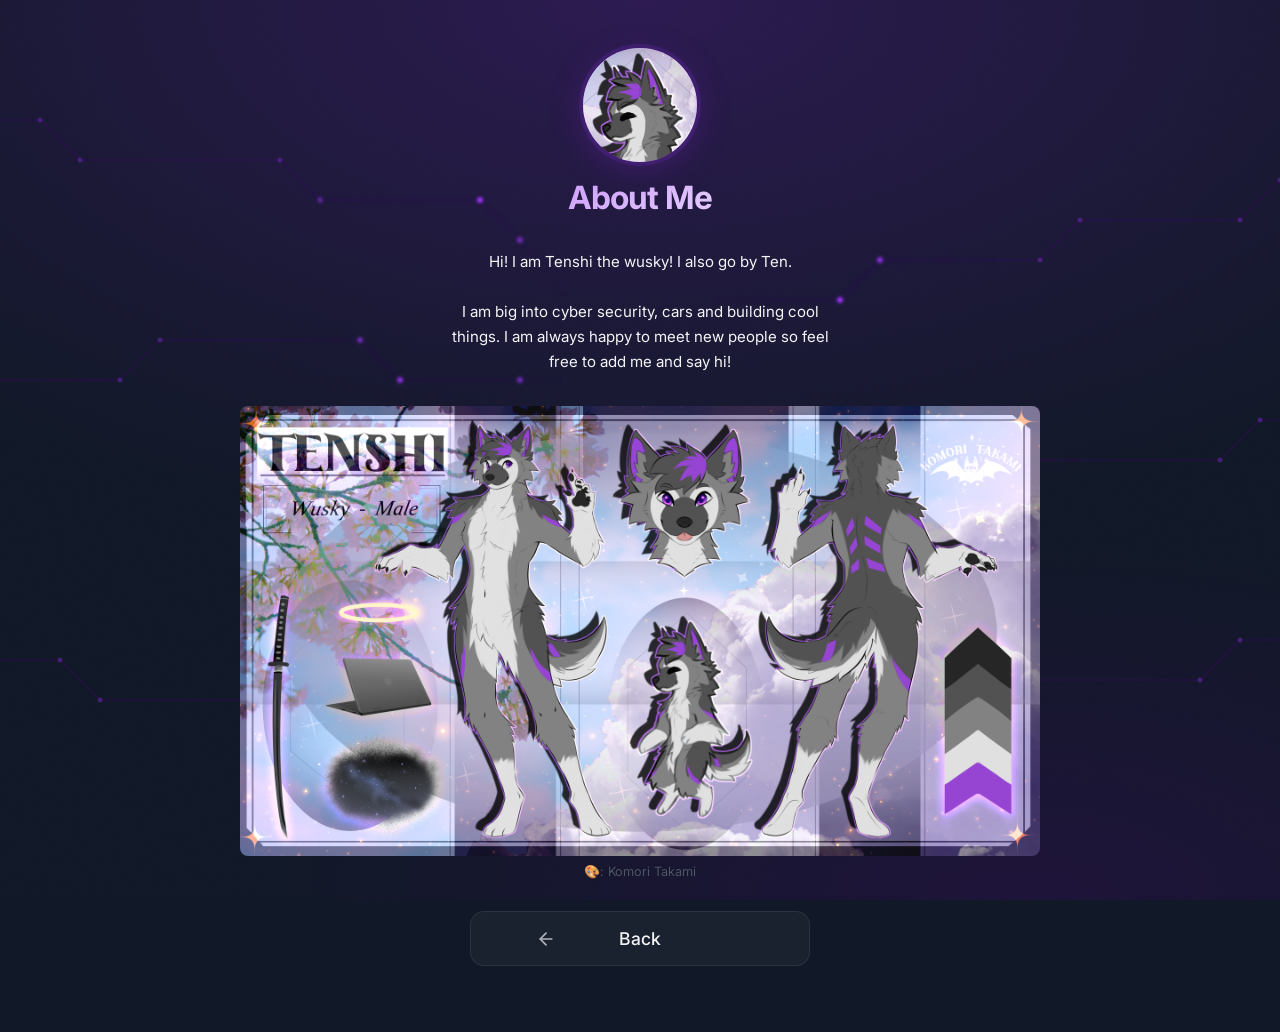
<file: about.html>
<!DOCTYPE html>
<html lang="en">
<head>
  <meta charset="UTF-8">
  <meta name="viewport" content="width=device-width, initial-scale=1.0">
  <title>About — Tenshi</title>
  <link rel="icon" type="image/x-icon" href="favicon/favicon.ico">
  <link rel="icon" type="image/png" sizes="32x32" href="favicon/favicon-32x32.png">
  <link rel="icon" type="image/png" sizes="16x16" href="favicon/favicon-16x16.png">
  <link rel="apple-touch-icon" sizes="180x180" href="favicon/apple-touch-icon.png">
  <link rel="manifest" href="favicon/site.webmanifest">
  <link rel="stylesheet" href="style.css">
  <link rel="stylesheet" href="about.css">
</head>
<body>

  <!-- Looking for something? -->

  <svg width="0" height="0" style="position:absolute" aria-hidden="true" focusable="false">
    <defs>
      <radialGradient id="traceNodeSoft"><stop offset="0.000" stop-color="#9333ea" stop-opacity="1.000"/><stop offset="0.071" stop-color="#9333ea" stop-opacity="0.980"/><stop offset="0.143" stop-color="#9333ea" stop-opacity="0.914"/><stop offset="0.214" stop-color="#9333ea" stop-opacity="0.816"/><stop offset="0.286" stop-color="#9333ea" stop-opacity="0.693"/><stop offset="0.357" stop-color="#9333ea" stop-opacity="0.561"/><stop offset="0.429" stop-color="#9333ea" stop-opacity="0.430"/><stop offset="0.500" stop-color="#9333ea" stop-opacity="0.311"/><stop offset="0.571" stop-color="#9333ea" stop-opacity="0.209"/><stop offset="0.643" stop-color="#9333ea" stop-opacity="0.131"/><stop offset="0.714" stop-color="#9333ea" stop-opacity="0.078"/><stop offset="0.786" stop-color="#9333ea" stop-opacity="0.041"/><stop offset="0.857" stop-color="#9333ea" stop-opacity="0.020"/><stop offset="0.929" stop-color="#9333ea" stop-opacity="0.008"/><stop offset="1.000" stop-color="#9333ea" stop-opacity="0.000"/></radialGradient>
      <g id="traceSharp">
        <g class="trace">
          <path class="trace-path" d="M 0 120 L 120 120 L 160 160 L 360 160 L 400 200 L 560 200 L 600 240 L 648 288"/>
          <path class="trace-pulse" pathLength="100" style="stroke-width:30.0;stroke:rgb(155,65,238);stroke-opacity:0.013;animation-duration:5s;animation-delay:0s" d="M 0 120 L 120 120 L 160 160 L 360 160 L 400 200 L 560 200 L 600 240 L 648 288"/>
          <path class="trace-pulse" pathLength="100" style="stroke-width:23.0;stroke:rgb(155,65,238);stroke-opacity:0.019;animation-duration:5s;animation-delay:0s" d="M 0 120 L 120 120 L 160 160 L 360 160 L 400 200 L 560 200 L 600 240 L 648 288"/>
          <path class="trace-pulse" pathLength="100" style="stroke-width:18.0;stroke:rgb(155,65,238);stroke-opacity:0.025;animation-duration:5s;animation-delay:0s" d="M 0 120 L 120 120 L 160 160 L 360 160 L 400 200 L 560 200 L 600 240 L 648 288"/>
          <path class="trace-pulse" pathLength="100" style="stroke-width:14.0;stroke:rgb(155,65,238);stroke-opacity:0.05;animation-duration:5s;animation-delay:0s" d="M 0 120 L 120 120 L 160 160 L 360 160 L 400 200 L 560 200 L 600 240 L 648 288"/>
          <path class="trace-pulse" pathLength="100" style="stroke-width:11.0;stroke:rgb(155,65,238);stroke-opacity:0.055;animation-duration:5s;animation-delay:0s" d="M 0 120 L 120 120 L 160 160 L 360 160 L 400 200 L 560 200 L 600 240 L 648 288"/>
          <path class="trace-pulse" pathLength="100" style="stroke-width:8.6;stroke:rgb(155,65,238);stroke-opacity:0.06;animation-duration:5s;animation-delay:0s" d="M 0 120 L 120 120 L 160 160 L 360 160 L 400 200 L 560 200 L 600 240 L 648 288"/>
          <path class="trace-pulse" pathLength="100" style="stroke-width:6.6;stroke:rgb(155,65,238);stroke-opacity:0.065;animation-duration:5s;animation-delay:0s" d="M 0 120 L 120 120 L 160 160 L 360 160 L 400 200 L 560 200 L 600 240 L 648 288"/>
          <path class="trace-pulse" pathLength="100" style="stroke-width:4.8;stroke:rgb(155,65,238);stroke-opacity:0.058;animation-duration:5s;animation-delay:0s" d="M 0 120 L 120 120 L 160 160 L 360 160 L 400 200 L 560 200 L 600 240 L 648 288"/>
          <path class="trace-pulse" pathLength="100" style="stroke-width:3.2;stroke:rgb(155,65,238);stroke-opacity:0.195;animation-duration:5s;animation-delay:0s" d="M 0 120 L 120 120 L 160 160 L 360 160 L 400 200 L 560 200 L 600 240 L 648 288"/>
          <path class="trace-pulse" pathLength="100" style="stroke-width:2.0;stroke:rgb(147,51,234);stroke-opacity:1.0;animation-duration:5s;animation-delay:0s" d="M 0 120 L 120 120 L 160 160 L 360 160 L 400 200 L 560 200 L 600 240 L 648 288"/>
          <circle class="trace-node" cx="0" cy="120" r="3" style="animation-delay:0.9s"/>
          <circle class="trace-node" cx="120" cy="120" r="2.5" style="animation-delay:1.5s"/>
          <circle class="trace-node" cx="160" cy="160" r="2.5" style="animation-delay:2s"/>
          <circle class="trace-node" cx="360" cy="160" r="2.5" style="animation-delay:2.5s"/>
          <circle class="trace-node" cx="400" cy="200" r="2.5" style="animation-delay:3s"/>
          <circle class="trace-node" cx="560" cy="200" r="2.5"/>
          <circle class="trace-node" cx="600" cy="240" r="2.5"/>
          <circle class="trace-node" cx="648" cy="288" r="3"/>
        </g>
        <g class="trace">
          <path class="trace-path" d="M 0 380 L 200 380 L 240 340 L 440 340 L 480 380 L 600 380 L 648 380"/>
          <path class="trace-pulse" pathLength="100" style="stroke-width:30.0;stroke:rgb(155,65,238);stroke-opacity:0.013;animation-duration:6s;animation-delay:-1.5s" d="M 0 380 L 200 380 L 240 340 L 440 340 L 480 380 L 600 380 L 648 380"/>
          <path class="trace-pulse" pathLength="100" style="stroke-width:23.0;stroke:rgb(155,65,238);stroke-opacity:0.019;animation-duration:6s;animation-delay:-1.5s" d="M 0 380 L 200 380 L 240 340 L 440 340 L 480 380 L 600 380 L 648 380"/>
          <path class="trace-pulse" pathLength="100" style="stroke-width:18.0;stroke:rgb(155,65,238);stroke-opacity:0.025;animation-duration:6s;animation-delay:-1.5s" d="M 0 380 L 200 380 L 240 340 L 440 340 L 480 380 L 600 380 L 648 380"/>
          <path class="trace-pulse" pathLength="100" style="stroke-width:14.0;stroke:rgb(155,65,238);stroke-opacity:0.05;animation-duration:6s;animation-delay:-1.5s" d="M 0 380 L 200 380 L 240 340 L 440 340 L 480 380 L 600 380 L 648 380"/>
          <path class="trace-pulse" pathLength="100" style="stroke-width:11.0;stroke:rgb(155,65,238);stroke-opacity:0.055;animation-duration:6s;animation-delay:-1.5s" d="M 0 380 L 200 380 L 240 340 L 440 340 L 480 380 L 600 380 L 648 380"/>
          <path class="trace-pulse" pathLength="100" style="stroke-width:8.6;stroke:rgb(155,65,238);stroke-opacity:0.06;animation-duration:6s;animation-delay:-1.5s" d="M 0 380 L 200 380 L 240 340 L 440 340 L 480 380 L 600 380 L 648 380"/>
          <path class="trace-pulse" pathLength="100" style="stroke-width:6.6;stroke:rgb(155,65,238);stroke-opacity:0.065;animation-duration:6s;animation-delay:-1.5s" d="M 0 380 L 200 380 L 240 340 L 440 340 L 480 380 L 600 380 L 648 380"/>
          <path class="trace-pulse" pathLength="100" style="stroke-width:4.8;stroke:rgb(155,65,238);stroke-opacity:0.058;animation-duration:6s;animation-delay:-1.5s" d="M 0 380 L 200 380 L 240 340 L 440 340 L 480 380 L 600 380 L 648 380"/>
          <path class="trace-pulse" pathLength="100" style="stroke-width:3.2;stroke:rgb(155,65,238);stroke-opacity:0.195;animation-duration:6s;animation-delay:-1.5s" d="M 0 380 L 200 380 L 240 340 L 440 340 L 480 380 L 600 380 L 648 380"/>
          <path class="trace-pulse" pathLength="100" style="stroke-width:2.0;stroke:rgb(147,51,234);stroke-opacity:1.0;animation-duration:6s;animation-delay:-1.5s" d="M 0 380 L 200 380 L 240 340 L 440 340 L 480 380 L 600 380 L 648 380"/>
          <circle class="trace-node" cx="0" cy="380" r="3" style="animation-delay:0.7s"/>
          <circle class="trace-node" cx="200" cy="380" r="2.5" style="animation-delay:1.3s"/>
          <circle class="trace-node" cx="240" cy="340" r="2.5" style="animation-delay:1.8s"/>
          <circle class="trace-node" cx="440" cy="340" r="2.5" style="animation-delay:2.3s"/>
          <circle class="trace-node" cx="480" cy="380" r="2.5" style="animation-delay:2.8s"/>
          <circle class="trace-node" cx="600" cy="380" r="2.5"/>
          <circle class="trace-node" cx="648" cy="380" r="3"/>
        </g>
        <g class="trace">
          <path class="trace-path" d="M 0 660 L 140 660 L 180 700 L 380 700 L 420 660 L 540 660 L 580 700 L 648 700"/>
          <path class="trace-pulse" pathLength="100" style="stroke-width:30.0;stroke:rgb(155,65,238);stroke-opacity:0.013;animation-duration:5.5s;animation-delay:-3s" d="M 0 660 L 140 660 L 180 700 L 380 700 L 420 660 L 540 660 L 580 700 L 648 700"/>
          <path class="trace-pulse" pathLength="100" style="stroke-width:23.0;stroke:rgb(155,65,238);stroke-opacity:0.019;animation-duration:5.5s;animation-delay:-3s" d="M 0 660 L 140 660 L 180 700 L 380 700 L 420 660 L 540 660 L 580 700 L 648 700"/>
          <path class="trace-pulse" pathLength="100" style="stroke-width:18.0;stroke:rgb(155,65,238);stroke-opacity:0.025;animation-duration:5.5s;animation-delay:-3s" d="M 0 660 L 140 660 L 180 700 L 380 700 L 420 660 L 540 660 L 580 700 L 648 700"/>
          <path class="trace-pulse" pathLength="100" style="stroke-width:14.0;stroke:rgb(155,65,238);stroke-opacity:0.05;animation-duration:5.5s;animation-delay:-3s" d="M 0 660 L 140 660 L 180 700 L 380 700 L 420 660 L 540 660 L 580 700 L 648 700"/>
          <path class="trace-pulse" pathLength="100" style="stroke-width:11.0;stroke:rgb(155,65,238);stroke-opacity:0.055;animation-duration:5.5s;animation-delay:-3s" d="M 0 660 L 140 660 L 180 700 L 380 700 L 420 660 L 540 660 L 580 700 L 648 700"/>
          <path class="trace-pulse" pathLength="100" style="stroke-width:8.6;stroke:rgb(155,65,238);stroke-opacity:0.06;animation-duration:5.5s;animation-delay:-3s" d="M 0 660 L 140 660 L 180 700 L 380 700 L 420 660 L 540 660 L 580 700 L 648 700"/>
          <path class="trace-pulse" pathLength="100" style="stroke-width:6.6;stroke:rgb(155,65,238);stroke-opacity:0.065;animation-duration:5.5s;animation-delay:-3s" d="M 0 660 L 140 660 L 180 700 L 380 700 L 420 660 L 540 660 L 580 700 L 648 700"/>
          <path class="trace-pulse" pathLength="100" style="stroke-width:4.8;stroke:rgb(155,65,238);stroke-opacity:0.058;animation-duration:5.5s;animation-delay:-3s" d="M 0 660 L 140 660 L 180 700 L 380 700 L 420 660 L 540 660 L 580 700 L 648 700"/>
          <path class="trace-pulse" pathLength="100" style="stroke-width:3.2;stroke:rgb(155,65,238);stroke-opacity:0.195;animation-duration:5.5s;animation-delay:-3s" d="M 0 660 L 140 660 L 180 700 L 380 700 L 420 660 L 540 660 L 580 700 L 648 700"/>
          <path class="trace-pulse" pathLength="100" style="stroke-width:2.0;stroke:rgb(147,51,234);stroke-opacity:1.0;animation-duration:5.5s;animation-delay:-3s" d="M 0 660 L 140 660 L 180 700 L 380 700 L 420 660 L 540 660 L 580 700 L 648 700"/>
          <circle class="trace-node" cx="0" cy="660" r="3" style="animation-delay:1.1s"/>
          <circle class="trace-node" cx="140" cy="660" r="2.5" style="animation-delay:1.7s"/>
          <circle class="trace-node" cx="180" cy="700" r="2.5" style="animation-delay:2.3s"/>
          <circle class="trace-node" cx="380" cy="700" r="2.5" style="animation-delay:2.9s"/>
          <circle class="trace-node" cx="420" cy="660" r="2.5" style="animation-delay:3.5s"/>
          <circle class="trace-node" cx="540" cy="660" r="2.5" style="animation-delay:4s"/>
          <circle class="trace-node" cx="580" cy="700" r="2.5"/>
          <circle class="trace-node" cx="648" cy="700" r="3"/>
        </g>
        <g class="trace">
          <path class="trace-path" d="M 1440 180 L 1360 180 L 1320 220 L 1160 220 L 1120 260 L 960 260 L 920 300 L 792 300"/>
          <path class="trace-pulse" pathLength="100" style="stroke-width:30.0;stroke:rgb(155,65,238);stroke-opacity:0.013;animation-duration:6.5s;animation-delay:-0.8s" d="M 1440 180 L 1360 180 L 1320 220 L 1160 220 L 1120 260 L 960 260 L 920 300 L 792 300"/>
          <path class="trace-pulse" pathLength="100" style="stroke-width:23.0;stroke:rgb(155,65,238);stroke-opacity:0.019;animation-duration:6.5s;animation-delay:-0.8s" d="M 1440 180 L 1360 180 L 1320 220 L 1160 220 L 1120 260 L 960 260 L 920 300 L 792 300"/>
          <path class="trace-pulse" pathLength="100" style="stroke-width:18.0;stroke:rgb(155,65,238);stroke-opacity:0.025;animation-duration:6.5s;animation-delay:-0.8s" d="M 1440 180 L 1360 180 L 1320 220 L 1160 220 L 1120 260 L 960 260 L 920 300 L 792 300"/>
          <path class="trace-pulse" pathLength="100" style="stroke-width:14.0;stroke:rgb(155,65,238);stroke-opacity:0.05;animation-duration:6.5s;animation-delay:-0.8s" d="M 1440 180 L 1360 180 L 1320 220 L 1160 220 L 1120 260 L 960 260 L 920 300 L 792 300"/>
          <path class="trace-pulse" pathLength="100" style="stroke-width:11.0;stroke:rgb(155,65,238);stroke-opacity:0.055;animation-duration:6.5s;animation-delay:-0.8s" d="M 1440 180 L 1360 180 L 1320 220 L 1160 220 L 1120 260 L 960 260 L 920 300 L 792 300"/>
          <path class="trace-pulse" pathLength="100" style="stroke-width:8.6;stroke:rgb(155,65,238);stroke-opacity:0.06;animation-duration:6.5s;animation-delay:-0.8s" d="M 1440 180 L 1360 180 L 1320 220 L 1160 220 L 1120 260 L 960 260 L 920 300 L 792 300"/>
          <path class="trace-pulse" pathLength="100" style="stroke-width:6.6;stroke:rgb(155,65,238);stroke-opacity:0.065;animation-duration:6.5s;animation-delay:-0.8s" d="M 1440 180 L 1360 180 L 1320 220 L 1160 220 L 1120 260 L 960 260 L 920 300 L 792 300"/>
          <path class="trace-pulse" pathLength="100" style="stroke-width:4.8;stroke:rgb(155,65,238);stroke-opacity:0.058;animation-duration:6.5s;animation-delay:-0.8s" d="M 1440 180 L 1360 180 L 1320 220 L 1160 220 L 1120 260 L 960 260 L 920 300 L 792 300"/>
          <path class="trace-pulse" pathLength="100" style="stroke-width:3.2;stroke:rgb(155,65,238);stroke-opacity:0.195;animation-duration:6.5s;animation-delay:-0.8s" d="M 1440 180 L 1360 180 L 1320 220 L 1160 220 L 1120 260 L 960 260 L 920 300 L 792 300"/>
          <path class="trace-pulse" pathLength="100" style="stroke-width:2.0;stroke:rgb(147,51,234);stroke-opacity:1.0;animation-duration:6.5s;animation-delay:-0.8s" d="M 1440 180 L 1360 180 L 1320 220 L 1160 220 L 1120 260 L 960 260 L 920 300 L 792 300"/>
          <circle class="trace-node" cx="1440" cy="180" r="3" style="animation-delay:0.7s"/>
          <circle class="trace-node" cx="1360" cy="180" r="2.5" style="animation-delay:1.1s"/>
          <circle class="trace-node" cx="1320" cy="220" r="2.5" style="animation-delay:1.5s"/>
          <circle class="trace-node" cx="1160" cy="220" r="2.5" style="animation-delay:1.9s"/>
          <circle class="trace-node" cx="1120" cy="260" r="2.5" style="animation-delay:2.3s"/>
          <circle class="trace-node" cx="960" cy="260" r="2.5" style="animation-delay:2.7s"/>
          <circle class="trace-node" cx="920" cy="300" r="2.5"/>
          <circle class="trace-node" cx="792" cy="300" r="3"/>
        </g>
        <g class="trace">
          <path class="trace-path" d="M 1440 420 L 1340 420 L 1300 460 L 1100 460 L 1060 500 L 860 500 L 820 460 L 792 460"/>
          <path class="trace-pulse" pathLength="100" style="stroke-width:30.0;stroke:rgb(155,65,238);stroke-opacity:0.013;animation-duration:5s;animation-delay:-2.2s" d="M 1440 420 L 1340 420 L 1300 460 L 1100 460 L 1060 500 L 860 500 L 820 460 L 792 460"/>
          <path class="trace-pulse" pathLength="100" style="stroke-width:23.0;stroke:rgb(155,65,238);stroke-opacity:0.019;animation-duration:5s;animation-delay:-2.2s" d="M 1440 420 L 1340 420 L 1300 460 L 1100 460 L 1060 500 L 860 500 L 820 460 L 792 460"/>
          <path class="trace-pulse" pathLength="100" style="stroke-width:18.0;stroke:rgb(155,65,238);stroke-opacity:0.025;animation-duration:5s;animation-delay:-2.2s" d="M 1440 420 L 1340 420 L 1300 460 L 1100 460 L 1060 500 L 860 500 L 820 460 L 792 460"/>
          <path class="trace-pulse" pathLength="100" style="stroke-width:14.0;stroke:rgb(155,65,238);stroke-opacity:0.05;animation-duration:5s;animation-delay:-2.2s" d="M 1440 420 L 1340 420 L 1300 460 L 1100 460 L 1060 500 L 860 500 L 820 460 L 792 460"/>
          <path class="trace-pulse" pathLength="100" style="stroke-width:11.0;stroke:rgb(155,65,238);stroke-opacity:0.055;animation-duration:5s;animation-delay:-2.2s" d="M 1440 420 L 1340 420 L 1300 460 L 1100 460 L 1060 500 L 860 500 L 820 460 L 792 460"/>
          <path class="trace-pulse" pathLength="100" style="stroke-width:8.6;stroke:rgb(155,65,238);stroke-opacity:0.06;animation-duration:5s;animation-delay:-2.2s" d="M 1440 420 L 1340 420 L 1300 460 L 1100 460 L 1060 500 L 860 500 L 820 460 L 792 460"/>
          <path class="trace-pulse" pathLength="100" style="stroke-width:6.6;stroke:rgb(155,65,238);stroke-opacity:0.065;animation-duration:5s;animation-delay:-2.2s" d="M 1440 420 L 1340 420 L 1300 460 L 1100 460 L 1060 500 L 860 500 L 820 460 L 792 460"/>
          <path class="trace-pulse" pathLength="100" style="stroke-width:4.8;stroke:rgb(155,65,238);stroke-opacity:0.058;animation-duration:5s;animation-delay:-2.2s" d="M 1440 420 L 1340 420 L 1300 460 L 1100 460 L 1060 500 L 860 500 L 820 460 L 792 460"/>
          <path class="trace-pulse" pathLength="100" style="stroke-width:3.2;stroke:rgb(155,65,238);stroke-opacity:0.195;animation-duration:5s;animation-delay:-2.2s" d="M 1440 420 L 1340 420 L 1300 460 L 1100 460 L 1060 500 L 860 500 L 820 460 L 792 460"/>
          <path class="trace-pulse" pathLength="100" style="stroke-width:2.0;stroke:rgb(147,51,234);stroke-opacity:1.0;animation-duration:5s;animation-delay:-2.2s" d="M 1440 420 L 1340 420 L 1300 460 L 1100 460 L 1060 500 L 860 500 L 820 460 L 792 460"/>
          <circle class="trace-node" cx="1440" cy="420" r="3" style="animation-delay:0.4s"/>
          <circle class="trace-node" cx="1340" cy="420" r="2.5" style="animation-delay:0.9s"/>
          <circle class="trace-node" cx="1300" cy="460" r="2.5" style="animation-delay:1.4s"/>
          <circle class="trace-node" cx="1100" cy="460" r="2.5" style="animation-delay:1.9s"/>
          <circle class="trace-node" cx="1060" cy="500" r="2.5" style="animation-delay:2.4s"/>
          <circle class="trace-node" cx="860" cy="500" r="2.5" style="animation-delay:2.9s"/>
          <circle class="trace-node" cx="820" cy="460" r="2.5"/>
          <circle class="trace-node" cx="792" cy="460" r="3"/>
        </g>
        <g class="trace">
          <path class="trace-path" d="M 1440 640 L 1320 640 L 1280 680 L 1100 680 L 1060 640 L 880 640 L 792 640"/>
          <path class="trace-pulse" pathLength="100" style="stroke-width:30.0;stroke:rgb(155,65,238);stroke-opacity:0.013;animation-duration:6s;animation-delay:-4s" d="M 1440 640 L 1320 640 L 1280 680 L 1100 680 L 1060 640 L 880 640 L 792 640"/>
          <path class="trace-pulse" pathLength="100" style="stroke-width:23.0;stroke:rgb(155,65,238);stroke-opacity:0.019;animation-duration:6s;animation-delay:-4s" d="M 1440 640 L 1320 640 L 1280 680 L 1100 680 L 1060 640 L 880 640 L 792 640"/>
          <path class="trace-pulse" pathLength="100" style="stroke-width:18.0;stroke:rgb(155,65,238);stroke-opacity:0.025;animation-duration:6s;animation-delay:-4s" d="M 1440 640 L 1320 640 L 1280 680 L 1100 680 L 1060 640 L 880 640 L 792 640"/>
          <path class="trace-pulse" pathLength="100" style="stroke-width:14.0;stroke:rgb(155,65,238);stroke-opacity:0.05;animation-duration:6s;animation-delay:-4s" d="M 1440 640 L 1320 640 L 1280 680 L 1100 680 L 1060 640 L 880 640 L 792 640"/>
          <path class="trace-pulse" pathLength="100" style="stroke-width:11.0;stroke:rgb(155,65,238);stroke-opacity:0.055;animation-duration:6s;animation-delay:-4s" d="M 1440 640 L 1320 640 L 1280 680 L 1100 680 L 1060 640 L 880 640 L 792 640"/>
          <path class="trace-pulse" pathLength="100" style="stroke-width:8.6;stroke:rgb(155,65,238);stroke-opacity:0.06;animation-duration:6s;animation-delay:-4s" d="M 1440 640 L 1320 640 L 1280 680 L 1100 680 L 1060 640 L 880 640 L 792 640"/>
          <path class="trace-pulse" pathLength="100" style="stroke-width:6.6;stroke:rgb(155,65,238);stroke-opacity:0.065;animation-duration:6s;animation-delay:-4s" d="M 1440 640 L 1320 640 L 1280 680 L 1100 680 L 1060 640 L 880 640 L 792 640"/>
          <path class="trace-pulse" pathLength="100" style="stroke-width:4.8;stroke:rgb(155,65,238);stroke-opacity:0.058;animation-duration:6s;animation-delay:-4s" d="M 1440 640 L 1320 640 L 1280 680 L 1100 680 L 1060 640 L 880 640 L 792 640"/>
          <path class="trace-pulse" pathLength="100" style="stroke-width:3.2;stroke:rgb(155,65,238);stroke-opacity:0.195;animation-duration:6s;animation-delay:-4s" d="M 1440 640 L 1320 640 L 1280 680 L 1100 680 L 1060 640 L 880 640 L 792 640"/>
          <path class="trace-pulse" pathLength="100" style="stroke-width:2.0;stroke:rgb(147,51,234);stroke-opacity:1.0;animation-duration:6s;animation-delay:-4s" d="M 1440 640 L 1320 640 L 1280 680 L 1100 680 L 1060 640 L 880 640 L 792 640"/>
          <circle class="trace-node" cx="1440" cy="640" r="3" style="animation-delay:0.9s"/>
          <circle class="trace-node" cx="1320" cy="640" r="2.5" style="animation-delay:1.5s"/>
          <circle class="trace-node" cx="1280" cy="680" r="2.5" style="animation-delay:2.1s"/>
          <circle class="trace-node" cx="1100" cy="680" r="2.5" style="animation-delay:2.7s"/>
          <circle class="trace-node" cx="1060" cy="640" r="2.5"/>
          <circle class="trace-node" cx="880" cy="640" r="2.5"/>
          <circle class="trace-node" cx="792" cy="640" r="3"/>
        </g>
      </g>
      <g id="traceSoft">
        <g class="trace">
          <path class="trace-line-soft" style="stroke-width:10.4;stroke:rgb(58,0,101);stroke-opacity:0.011" d="M 0 120 L 120 120 L 160 160 L 360 160 L 400 200 L 560 200 L 600 240 L 648 288"/>
          <path class="trace-line-soft" style="stroke-width:8.0;stroke:rgb(58,0,101);stroke-opacity:0.027" d="M 0 120 L 120 120 L 160 160 L 360 160 L 400 200 L 560 200 L 600 240 L 648 288"/>
          <path class="trace-line-soft" style="stroke-width:6.0;stroke:rgb(58,0,101);stroke-opacity:0.035" d="M 0 120 L 120 120 L 160 160 L 360 160 L 400 200 L 560 200 L 600 240 L 648 288"/>
          <path class="trace-line-soft" style="stroke-width:4.2;stroke:rgb(58,0,101);stroke-opacity:0.036" d="M 0 120 L 120 120 L 160 160 L 360 160 L 400 200 L 560 200 L 600 240 L 648 288"/>
          <path class="trace-line-soft" style="stroke-width:2.6;stroke:rgb(58,0,101);stroke-opacity:0.032" d="M 0 120 L 120 120 L 160 160 L 360 160 L 400 200 L 560 200 L 600 240 L 648 288"/>
          <path class="trace-line-soft" style="stroke-width:1.2;stroke:rgb(58,0,101);stroke-opacity:0.016" d="M 0 120 L 120 120 L 160 160 L 360 160 L 400 200 L 560 200 L 600 240 L 648 288"/>
          <path class="trace-pulse" pathLength="100" style="stroke-width:30.0;stroke:rgb(152,56,237);stroke-opacity:0.015;stroke-dasharray:2.910 97.090;animation-duration:5s;animation-delay:-0.052s" d="M 0 120 L 120 120 L 160 160 L 360 160 L 400 200 L 560 200 L 600 240 L 648 288"/>
          <path class="trace-pulse" pathLength="100" style="stroke-width:23.0;stroke:rgb(152,56,237);stroke-opacity:0.021;stroke-dasharray:3.397 96.603;animation-duration:5s;animation-delay:-0.040s" d="M 0 120 L 120 120 L 160 160 L 360 160 L 400 200 L 560 200 L 600 240 L 648 288"/>
          <path class="trace-pulse" pathLength="100" style="stroke-width:18.0;stroke:rgb(152,56,237);stroke-opacity:0.036;stroke-dasharray:3.746 96.254;animation-duration:5s;animation-delay:-0.031s" d="M 0 120 L 120 120 L 160 160 L 360 160 L 400 200 L 560 200 L 600 240 L 648 288"/>
          <path class="trace-pulse" pathLength="100" style="stroke-width:14.0;stroke:rgb(152,56,237);stroke-opacity:0.052;stroke-dasharray:4.025 95.975;animation-duration:5s;animation-delay:-0.024s" d="M 0 120 L 120 120 L 160 160 L 360 160 L 400 200 L 560 200 L 600 240 L 648 288"/>
          <path class="trace-pulse" pathLength="100" style="stroke-width:10.8;stroke:rgb(152,56,237);stroke-opacity:0.073;stroke-dasharray:4.247 95.753;animation-duration:5s;animation-delay:-0.019s" d="M 0 120 L 120 120 L 160 160 L 360 160 L 400 200 L 560 200 L 600 240 L 648 288"/>
          <path class="trace-pulse" pathLength="100" style="stroke-width:8.4;stroke:rgb(152,56,237);stroke-opacity:0.107;stroke-dasharray:4.415 95.585;animation-duration:5s;animation-delay:-0.015s" d="M 0 120 L 120 120 L 160 160 L 360 160 L 400 200 L 560 200 L 600 240 L 648 288"/>
          <path class="trace-pulse" pathLength="100" style="stroke-width:6.4;stroke:rgb(152,56,237);stroke-opacity:0.12;stroke-dasharray:4.554 95.446;animation-duration:5s;animation-delay:-0.011s" d="M 0 120 L 120 120 L 160 160 L 360 160 L 400 200 L 560 200 L 600 240 L 648 288"/>
          <path class="trace-pulse" pathLength="100" style="stroke-width:4.6;stroke:rgb(152,56,237);stroke-opacity:0.145;stroke-dasharray:4.679 95.321;animation-duration:5s;animation-delay:-0.008s" d="M 0 120 L 120 120 L 160 160 L 360 160 L 400 200 L 560 200 L 600 240 L 648 288"/>
          <path class="trace-pulse" pathLength="100" style="stroke-width:3.0;stroke:rgb(152,56,237);stroke-opacity:0.139;stroke-dasharray:4.791 95.209;animation-duration:5s;animation-delay:-0.005s" d="M 0 120 L 120 120 L 160 160 L 360 160 L 400 200 L 560 200 L 600 240 L 648 288"/>
          <path class="trace-pulse" pathLength="100" style="stroke-width:1.5;stroke:rgb(152,56,237);stroke-opacity:0.062;stroke-dasharray:4.895 95.105;animation-duration:5s;animation-delay:-0.003s" d="M 0 120 L 120 120 L 160 160 L 360 160 L 400 200 L 560 200 L 600 240 L 648 288"/>
          <circle class="trace-node-soft" cx="0" cy="120" r="7.00" style="animation-delay:0.9s"/>
          <circle class="trace-node-soft" cx="120" cy="120" r="7.00" style="animation-delay:1.5s"/>
          <circle class="trace-node-soft" cx="160" cy="160" r="7.00" style="animation-delay:2s"/>
          <circle class="trace-node-soft" cx="360" cy="160" r="7.00" style="animation-delay:2.5s"/>
          <circle class="trace-node-soft" cx="400" cy="200" r="7.00" style="animation-delay:3s"/>
          <circle class="trace-node-soft" cx="560" cy="200" r="7.00"/>
          <circle class="trace-node-soft" cx="600" cy="240" r="7.00"/>
          <circle class="trace-node-soft" cx="648" cy="288" r="7.00"/>
        </g>
        <g class="trace">
          <path class="trace-line-soft" style="stroke-width:10.4;stroke:rgb(58,0,101);stroke-opacity:0.011" d="M 0 380 L 200 380 L 240 340 L 440 340 L 480 380 L 600 380 L 648 380"/>
          <path class="trace-line-soft" style="stroke-width:8.0;stroke:rgb(58,0,101);stroke-opacity:0.027" d="M 0 380 L 200 380 L 240 340 L 440 340 L 480 380 L 600 380 L 648 380"/>
          <path class="trace-line-soft" style="stroke-width:6.0;stroke:rgb(58,0,101);stroke-opacity:0.035" d="M 0 380 L 200 380 L 240 340 L 440 340 L 480 380 L 600 380 L 648 380"/>
          <path class="trace-line-soft" style="stroke-width:4.2;stroke:rgb(58,0,101);stroke-opacity:0.036" d="M 0 380 L 200 380 L 240 340 L 440 340 L 480 380 L 600 380 L 648 380"/>
          <path class="trace-line-soft" style="stroke-width:2.6;stroke:rgb(58,0,101);stroke-opacity:0.032" d="M 0 380 L 200 380 L 240 340 L 440 340 L 480 380 L 600 380 L 648 380"/>
          <path class="trace-line-soft" style="stroke-width:1.2;stroke:rgb(58,0,101);stroke-opacity:0.016" d="M 0 380 L 200 380 L 240 340 L 440 340 L 480 380 L 600 380 L 648 380"/>
          <path class="trace-pulse" pathLength="100" style="stroke-width:30.0;stroke:rgb(152,56,237);stroke-opacity:0.015;stroke-dasharray:2.798 97.202;animation-duration:6s;animation-delay:-1.566s" d="M 0 380 L 200 380 L 240 340 L 440 340 L 480 380 L 600 380 L 648 380"/>
          <path class="trace-pulse" pathLength="100" style="stroke-width:23.0;stroke:rgb(152,56,237);stroke-opacity:0.021;stroke-dasharray:3.312 96.688;animation-duration:6s;animation-delay:-1.551s" d="M 0 380 L 200 380 L 240 340 L 440 340 L 480 380 L 600 380 L 648 380"/>
          <path class="trace-pulse" pathLength="100" style="stroke-width:18.0;stroke:rgb(152,56,237);stroke-opacity:0.036;stroke-dasharray:3.679 96.321;animation-duration:6s;animation-delay:-1.540s" d="M 0 380 L 200 380 L 240 340 L 440 340 L 480 380 L 600 380 L 648 380"/>
          <path class="trace-pulse" pathLength="100" style="stroke-width:14.0;stroke:rgb(152,56,237);stroke-opacity:0.052;stroke-dasharray:3.972 96.028;animation-duration:6s;animation-delay:-1.531s" d="M 0 380 L 200 380 L 240 340 L 440 340 L 480 380 L 600 380 L 648 380"/>
          <path class="trace-pulse" pathLength="100" style="stroke-width:10.8;stroke:rgb(152,56,237);stroke-opacity:0.073;stroke-dasharray:4.207 95.793;animation-duration:6s;animation-delay:-1.524s" d="M 0 380 L 200 380 L 240 340 L 440 340 L 480 380 L 600 380 L 648 380"/>
          <path class="trace-pulse" pathLength="100" style="stroke-width:8.4;stroke:rgb(152,56,237);stroke-opacity:0.107;stroke-dasharray:4.383 95.617;animation-duration:6s;animation-delay:-1.518s" d="M 0 380 L 200 380 L 240 340 L 440 340 L 480 380 L 600 380 L 648 380"/>
          <path class="trace-pulse" pathLength="100" style="stroke-width:6.4;stroke:rgb(152,56,237);stroke-opacity:0.12;stroke-dasharray:4.530 95.470;animation-duration:6s;animation-delay:-1.514s" d="M 0 380 L 200 380 L 240 340 L 440 340 L 480 380 L 600 380 L 648 380"/>
          <path class="trace-pulse" pathLength="100" style="stroke-width:4.6;stroke:rgb(152,56,237);stroke-opacity:0.145;stroke-dasharray:4.662 95.338;animation-duration:6s;animation-delay:-1.510s" d="M 0 380 L 200 380 L 240 340 L 440 340 L 480 380 L 600 380 L 648 380"/>
          <path class="trace-pulse" pathLength="100" style="stroke-width:3.0;stroke:rgb(152,56,237);stroke-opacity:0.139;stroke-dasharray:4.780 95.220;animation-duration:6s;animation-delay:-1.507s" d="M 0 380 L 200 380 L 240 340 L 440 340 L 480 380 L 600 380 L 648 380"/>
          <path class="trace-pulse" pathLength="100" style="stroke-width:1.5;stroke:rgb(152,56,237);stroke-opacity:0.062;stroke-dasharray:4.890 95.110;animation-duration:6s;animation-delay:-1.503s" d="M 0 380 L 200 380 L 240 340 L 440 340 L 480 380 L 600 380 L 648 380"/>
          <circle class="trace-node-soft" cx="0" cy="380" r="7.00" style="animation-delay:0.7s"/>
          <circle class="trace-node-soft" cx="200" cy="380" r="7.00" style="animation-delay:1.3s"/>
          <circle class="trace-node-soft" cx="240" cy="340" r="7.00" style="animation-delay:1.8s"/>
          <circle class="trace-node-soft" cx="440" cy="340" r="7.00" style="animation-delay:2.3s"/>
          <circle class="trace-node-soft" cx="480" cy="380" r="7.00" style="animation-delay:2.8s"/>
          <circle class="trace-node-soft" cx="600" cy="380" r="7.00"/>
          <circle class="trace-node-soft" cx="648" cy="380" r="7.00"/>
        </g>
        <g class="trace">
          <path class="trace-line-soft" style="stroke-width:10.4;stroke:rgb(58,0,101);stroke-opacity:0.011" d="M 0 660 L 140 660 L 180 700 L 380 700 L 420 660 L 540 660 L 580 700 L 648 700"/>
          <path class="trace-line-soft" style="stroke-width:8.0;stroke:rgb(58,0,101);stroke-opacity:0.027" d="M 0 660 L 140 660 L 180 700 L 380 700 L 420 660 L 540 660 L 580 700 L 648 700"/>
          <path class="trace-line-soft" style="stroke-width:6.0;stroke:rgb(58,0,101);stroke-opacity:0.035" d="M 0 660 L 140 660 L 180 700 L 380 700 L 420 660 L 540 660 L 580 700 L 648 700"/>
          <path class="trace-line-soft" style="stroke-width:4.2;stroke:rgb(58,0,101);stroke-opacity:0.036" d="M 0 660 L 140 660 L 180 700 L 380 700 L 420 660 L 540 660 L 580 700 L 648 700"/>
          <path class="trace-line-soft" style="stroke-width:2.6;stroke:rgb(58,0,101);stroke-opacity:0.032" d="M 0 660 L 140 660 L 180 700 L 380 700 L 420 660 L 540 660 L 580 700 L 648 700"/>
          <path class="trace-line-soft" style="stroke-width:1.2;stroke:rgb(58,0,101);stroke-opacity:0.016" d="M 0 660 L 140 660 L 180 700 L 380 700 L 420 660 L 540 660 L 580 700 L 648 700"/>
          <path class="trace-pulse" pathLength="100" style="stroke-width:30.0;stroke:rgb(152,56,237);stroke-opacity:0.015;stroke-dasharray:2.850 97.150;animation-duration:5.5s;animation-delay:-3.059s" d="M 0 660 L 140 660 L 180 700 L 380 700 L 420 660 L 540 660 L 580 700 L 648 700"/>
          <path class="trace-pulse" pathLength="100" style="stroke-width:23.0;stroke:rgb(152,56,237);stroke-opacity:0.021;stroke-dasharray:3.352 96.648;animation-duration:5.5s;animation-delay:-3.045s" d="M 0 660 L 140 660 L 180 700 L 380 700 L 420 660 L 540 660 L 580 700 L 648 700"/>
          <path class="trace-pulse" pathLength="100" style="stroke-width:18.0;stroke:rgb(152,56,237);stroke-opacity:0.036;stroke-dasharray:3.710 96.290;animation-duration:5.5s;animation-delay:-3.035s" d="M 0 660 L 140 660 L 180 700 L 380 700 L 420 660 L 540 660 L 580 700 L 648 700"/>
          <path class="trace-pulse" pathLength="100" style="stroke-width:14.0;stroke:rgb(152,56,237);stroke-opacity:0.052;stroke-dasharray:3.997 96.003;animation-duration:5.5s;animation-delay:-3.028s" d="M 0 660 L 140 660 L 180 700 L 380 700 L 420 660 L 540 660 L 580 700 L 648 700"/>
          <path class="trace-pulse" pathLength="100" style="stroke-width:10.8;stroke:rgb(152,56,237);stroke-opacity:0.073;stroke-dasharray:4.226 95.774;animation-duration:5.5s;animation-delay:-3.021s" d="M 0 660 L 140 660 L 180 700 L 380 700 L 420 660 L 540 660 L 580 700 L 648 700"/>
          <path class="trace-pulse" pathLength="100" style="stroke-width:8.4;stroke:rgb(152,56,237);stroke-opacity:0.107;stroke-dasharray:4.398 95.602;animation-duration:5.5s;animation-delay:-3.017s" d="M 0 660 L 140 660 L 180 700 L 380 700 L 420 660 L 540 660 L 580 700 L 648 700"/>
          <path class="trace-pulse" pathLength="100" style="stroke-width:6.4;stroke:rgb(152,56,237);stroke-opacity:0.12;stroke-dasharray:4.541 95.459;animation-duration:5.5s;animation-delay:-3.013s" d="M 0 660 L 140 660 L 180 700 L 380 700 L 420 660 L 540 660 L 580 700 L 648 700"/>
          <path class="trace-pulse" pathLength="100" style="stroke-width:4.6;stroke:rgb(152,56,237);stroke-opacity:0.145;stroke-dasharray:4.670 95.330;animation-duration:5.5s;animation-delay:-3.009s" d="M 0 660 L 140 660 L 180 700 L 380 700 L 420 660 L 540 660 L 580 700 L 648 700"/>
          <path class="trace-pulse" pathLength="100" style="stroke-width:3.0;stroke:rgb(152,56,237);stroke-opacity:0.139;stroke-dasharray:4.785 95.215;animation-duration:5.5s;animation-delay:-3.006s" d="M 0 660 L 140 660 L 180 700 L 380 700 L 420 660 L 540 660 L 580 700 L 648 700"/>
          <path class="trace-pulse" pathLength="100" style="stroke-width:1.5;stroke:rgb(152,56,237);stroke-opacity:0.062;stroke-dasharray:4.893 95.107;animation-duration:5.5s;animation-delay:-3.003s" d="M 0 660 L 140 660 L 180 700 L 380 700 L 420 660 L 540 660 L 580 700 L 648 700"/>
          <circle class="trace-node-soft" cx="0" cy="660" r="7.00" style="animation-delay:1.1s"/>
          <circle class="trace-node-soft" cx="140" cy="660" r="7.00" style="animation-delay:1.7s"/>
          <circle class="trace-node-soft" cx="180" cy="700" r="7.00" style="animation-delay:2.3s"/>
          <circle class="trace-node-soft" cx="380" cy="700" r="7.00" style="animation-delay:2.9s"/>
          <circle class="trace-node-soft" cx="420" cy="660" r="7.00" style="animation-delay:3.5s"/>
          <circle class="trace-node-soft" cx="540" cy="660" r="7.00" style="animation-delay:4s"/>
          <circle class="trace-node-soft" cx="580" cy="700" r="7.00"/>
          <circle class="trace-node-soft" cx="648" cy="700" r="7.00"/>
        </g>
        <g class="trace">
          <path class="trace-line-soft" style="stroke-width:10.4;stroke:rgb(58,0,101);stroke-opacity:0.011" d="M 1440 180 L 1360 180 L 1320 220 L 1160 220 L 1120 260 L 960 260 L 920 300 L 792 300"/>
          <path class="trace-line-soft" style="stroke-width:8.0;stroke:rgb(58,0,101);stroke-opacity:0.027" d="M 1440 180 L 1360 180 L 1320 220 L 1160 220 L 1120 260 L 960 260 L 920 300 L 792 300"/>
          <path class="trace-line-soft" style="stroke-width:6.0;stroke:rgb(58,0,101);stroke-opacity:0.035" d="M 1440 180 L 1360 180 L 1320 220 L 1160 220 L 1120 260 L 960 260 L 920 300 L 792 300"/>
          <path class="trace-line-soft" style="stroke-width:4.2;stroke:rgb(58,0,101);stroke-opacity:0.036" d="M 1440 180 L 1360 180 L 1320 220 L 1160 220 L 1120 260 L 960 260 L 920 300 L 792 300"/>
          <path class="trace-line-soft" style="stroke-width:2.6;stroke:rgb(58,0,101);stroke-opacity:0.032" d="M 1440 180 L 1360 180 L 1320 220 L 1160 220 L 1120 260 L 960 260 L 920 300 L 792 300"/>
          <path class="trace-line-soft" style="stroke-width:1.2;stroke:rgb(58,0,101);stroke-opacity:0.016" d="M 1440 180 L 1360 180 L 1320 220 L 1160 220 L 1120 260 L 960 260 L 920 300 L 792 300"/>
          <path class="trace-pulse" pathLength="100" style="stroke-width:30.0;stroke:rgb(152,56,237);stroke-opacity:0.015;stroke-dasharray:2.850 97.150;animation-duration:6.5s;animation-delay:-0.870s" d="M 1440 180 L 1360 180 L 1320 220 L 1160 220 L 1120 260 L 960 260 L 920 300 L 792 300"/>
          <path class="trace-pulse" pathLength="100" style="stroke-width:23.0;stroke:rgb(152,56,237);stroke-opacity:0.021;stroke-dasharray:3.352 96.648;animation-duration:6.5s;animation-delay:-0.854s" d="M 1440 180 L 1360 180 L 1320 220 L 1160 220 L 1120 260 L 960 260 L 920 300 L 792 300"/>
          <path class="trace-pulse" pathLength="100" style="stroke-width:18.0;stroke:rgb(152,56,237);stroke-opacity:0.036;stroke-dasharray:3.710 96.290;animation-duration:6.5s;animation-delay:-0.842s" d="M 1440 180 L 1360 180 L 1320 220 L 1160 220 L 1120 260 L 960 260 L 920 300 L 792 300"/>
          <path class="trace-pulse" pathLength="100" style="stroke-width:14.0;stroke:rgb(152,56,237);stroke-opacity:0.052;stroke-dasharray:3.997 96.003;animation-duration:6.5s;animation-delay:-0.833s" d="M 1440 180 L 1360 180 L 1320 220 L 1160 220 L 1120 260 L 960 260 L 920 300 L 792 300"/>
          <path class="trace-pulse" pathLength="100" style="stroke-width:10.8;stroke:rgb(152,56,237);stroke-opacity:0.073;stroke-dasharray:4.226 95.774;animation-duration:6.5s;animation-delay:-0.825s" d="M 1440 180 L 1360 180 L 1320 220 L 1160 220 L 1120 260 L 960 260 L 920 300 L 792 300"/>
          <path class="trace-pulse" pathLength="100" style="stroke-width:8.4;stroke:rgb(152,56,237);stroke-opacity:0.107;stroke-dasharray:4.398 95.602;animation-duration:6.5s;animation-delay:-0.820s" d="M 1440 180 L 1360 180 L 1320 220 L 1160 220 L 1120 260 L 960 260 L 920 300 L 792 300"/>
          <path class="trace-pulse" pathLength="100" style="stroke-width:6.4;stroke:rgb(152,56,237);stroke-opacity:0.12;stroke-dasharray:4.541 95.459;animation-duration:6.5s;animation-delay:-0.815s" d="M 1440 180 L 1360 180 L 1320 220 L 1160 220 L 1120 260 L 960 260 L 920 300 L 792 300"/>
          <path class="trace-pulse" pathLength="100" style="stroke-width:4.6;stroke:rgb(152,56,237);stroke-opacity:0.145;stroke-dasharray:4.670 95.330;animation-duration:6.5s;animation-delay:-0.811s" d="M 1440 180 L 1360 180 L 1320 220 L 1160 220 L 1120 260 L 960 260 L 920 300 L 792 300"/>
          <path class="trace-pulse" pathLength="100" style="stroke-width:3.0;stroke:rgb(152,56,237);stroke-opacity:0.139;stroke-dasharray:4.785 95.215;animation-duration:6.5s;animation-delay:-0.807s" d="M 1440 180 L 1360 180 L 1320 220 L 1160 220 L 1120 260 L 960 260 L 920 300 L 792 300"/>
          <path class="trace-pulse" pathLength="100" style="stroke-width:1.5;stroke:rgb(152,56,237);stroke-opacity:0.062;stroke-dasharray:4.893 95.107;animation-duration:6.5s;animation-delay:-0.803s" d="M 1440 180 L 1360 180 L 1320 220 L 1160 220 L 1120 260 L 960 260 L 920 300 L 792 300"/>
          <circle class="trace-node-soft" cx="1440" cy="180" r="7.00" style="animation-delay:0.7s"/>
          <circle class="trace-node-soft" cx="1360" cy="180" r="7.00" style="animation-delay:1.1s"/>
          <circle class="trace-node-soft" cx="1320" cy="220" r="7.00" style="animation-delay:1.5s"/>
          <circle class="trace-node-soft" cx="1160" cy="220" r="7.00" style="animation-delay:1.9s"/>
          <circle class="trace-node-soft" cx="1120" cy="260" r="7.00" style="animation-delay:2.3s"/>
          <circle class="trace-node-soft" cx="960" cy="260" r="7.00" style="animation-delay:2.7s"/>
          <circle class="trace-node-soft" cx="920" cy="300" r="7.00"/>
          <circle class="trace-node-soft" cx="792" cy="300" r="7.00"/>
        </g>
        <g class="trace">
          <path class="trace-line-soft" style="stroke-width:10.4;stroke:rgb(58,0,101);stroke-opacity:0.011" d="M 1440 420 L 1340 420 L 1300 460 L 1100 460 L 1060 500 L 860 500 L 820 460 L 792 460"/>
          <path class="trace-line-soft" style="stroke-width:8.0;stroke:rgb(58,0,101);stroke-opacity:0.027" d="M 1440 420 L 1340 420 L 1300 460 L 1100 460 L 1060 500 L 860 500 L 820 460 L 792 460"/>
          <path class="trace-line-soft" style="stroke-width:6.0;stroke:rgb(58,0,101);stroke-opacity:0.035" d="M 1440 420 L 1340 420 L 1300 460 L 1100 460 L 1060 500 L 860 500 L 820 460 L 792 460"/>
          <path class="trace-line-soft" style="stroke-width:4.2;stroke:rgb(58,0,101);stroke-opacity:0.036" d="M 1440 420 L 1340 420 L 1300 460 L 1100 460 L 1060 500 L 860 500 L 820 460 L 792 460"/>
          <path class="trace-line-soft" style="stroke-width:2.6;stroke:rgb(58,0,101);stroke-opacity:0.032" d="M 1440 420 L 1340 420 L 1300 460 L 1100 460 L 1060 500 L 860 500 L 820 460 L 792 460"/>
          <path class="trace-line-soft" style="stroke-width:1.2;stroke:rgb(58,0,101);stroke-opacity:0.016" d="M 1440 420 L 1340 420 L 1300 460 L 1100 460 L 1060 500 L 860 500 L 820 460 L 792 460"/>
          <path class="trace-pulse" pathLength="100" style="stroke-width:30.0;stroke:rgb(152,56,237);stroke-opacity:0.015;stroke-dasharray:2.850 97.150;animation-duration:5s;animation-delay:-2.254s" d="M 1440 420 L 1340 420 L 1300 460 L 1100 460 L 1060 500 L 860 500 L 820 460 L 792 460"/>
          <path class="trace-pulse" pathLength="100" style="stroke-width:23.0;stroke:rgb(152,56,237);stroke-opacity:0.021;stroke-dasharray:3.352 96.648;animation-duration:5s;animation-delay:-2.241s" d="M 1440 420 L 1340 420 L 1300 460 L 1100 460 L 1060 500 L 860 500 L 820 460 L 792 460"/>
          <path class="trace-pulse" pathLength="100" style="stroke-width:18.0;stroke:rgb(152,56,237);stroke-opacity:0.036;stroke-dasharray:3.710 96.290;animation-duration:5s;animation-delay:-2.232s" d="M 1440 420 L 1340 420 L 1300 460 L 1100 460 L 1060 500 L 860 500 L 820 460 L 792 460"/>
          <path class="trace-pulse" pathLength="100" style="stroke-width:14.0;stroke:rgb(152,56,237);stroke-opacity:0.052;stroke-dasharray:3.997 96.003;animation-duration:5s;animation-delay:-2.225s" d="M 1440 420 L 1340 420 L 1300 460 L 1100 460 L 1060 500 L 860 500 L 820 460 L 792 460"/>
          <path class="trace-pulse" pathLength="100" style="stroke-width:10.8;stroke:rgb(152,56,237);stroke-opacity:0.073;stroke-dasharray:4.226 95.774;animation-duration:5s;animation-delay:-2.219s" d="M 1440 420 L 1340 420 L 1300 460 L 1100 460 L 1060 500 L 860 500 L 820 460 L 792 460"/>
          <path class="trace-pulse" pathLength="100" style="stroke-width:8.4;stroke:rgb(152,56,237);stroke-opacity:0.107;stroke-dasharray:4.398 95.602;animation-duration:5s;animation-delay:-2.215s" d="M 1440 420 L 1340 420 L 1300 460 L 1100 460 L 1060 500 L 860 500 L 820 460 L 792 460"/>
          <path class="trace-pulse" pathLength="100" style="stroke-width:6.4;stroke:rgb(152,56,237);stroke-opacity:0.12;stroke-dasharray:4.541 95.459;animation-duration:5s;animation-delay:-2.211s" d="M 1440 420 L 1340 420 L 1300 460 L 1100 460 L 1060 500 L 860 500 L 820 460 L 792 460"/>
          <path class="trace-pulse" pathLength="100" style="stroke-width:4.6;stroke:rgb(152,56,237);stroke-opacity:0.145;stroke-dasharray:4.670 95.330;animation-duration:5s;animation-delay:-2.208s" d="M 1440 420 L 1340 420 L 1300 460 L 1100 460 L 1060 500 L 860 500 L 820 460 L 792 460"/>
          <path class="trace-pulse" pathLength="100" style="stroke-width:3.0;stroke:rgb(152,56,237);stroke-opacity:0.139;stroke-dasharray:4.785 95.215;animation-duration:5s;animation-delay:-2.205s" d="M 1440 420 L 1340 420 L 1300 460 L 1100 460 L 1060 500 L 860 500 L 820 460 L 792 460"/>
          <path class="trace-pulse" pathLength="100" style="stroke-width:1.5;stroke:rgb(152,56,237);stroke-opacity:0.062;stroke-dasharray:4.893 95.107;animation-duration:5s;animation-delay:-2.203s" d="M 1440 420 L 1340 420 L 1300 460 L 1100 460 L 1060 500 L 860 500 L 820 460 L 792 460"/>
          <circle class="trace-node-soft" cx="1440" cy="420" r="7.00" style="animation-delay:0.4s"/>
          <circle class="trace-node-soft" cx="1340" cy="420" r="7.00" style="animation-delay:0.9s"/>
          <circle class="trace-node-soft" cx="1300" cy="460" r="7.00" style="animation-delay:1.4s"/>
          <circle class="trace-node-soft" cx="1100" cy="460" r="7.00" style="animation-delay:1.9s"/>
          <circle class="trace-node-soft" cx="1060" cy="500" r="7.00" style="animation-delay:2.4s"/>
          <circle class="trace-node-soft" cx="860" cy="500" r="7.00" style="animation-delay:2.9s"/>
          <circle class="trace-node-soft" cx="820" cy="460" r="7.00"/>
          <circle class="trace-node-soft" cx="792" cy="460" r="7.00"/>
        </g>
        <g class="trace">
          <path class="trace-line-soft" style="stroke-width:10.4;stroke:rgb(58,0,101);stroke-opacity:0.011" d="M 1440 640 L 1320 640 L 1280 680 L 1100 680 L 1060 640 L 880 640 L 792 640"/>
          <path class="trace-line-soft" style="stroke-width:8.0;stroke:rgb(58,0,101);stroke-opacity:0.027" d="M 1440 640 L 1320 640 L 1280 680 L 1100 680 L 1060 640 L 880 640 L 792 640"/>
          <path class="trace-line-soft" style="stroke-width:6.0;stroke:rgb(58,0,101);stroke-opacity:0.035" d="M 1440 640 L 1320 640 L 1280 680 L 1100 680 L 1060 640 L 880 640 L 792 640"/>
          <path class="trace-line-soft" style="stroke-width:4.2;stroke:rgb(58,0,101);stroke-opacity:0.036" d="M 1440 640 L 1320 640 L 1280 680 L 1100 680 L 1060 640 L 880 640 L 792 640"/>
          <path class="trace-line-soft" style="stroke-width:2.6;stroke:rgb(58,0,101);stroke-opacity:0.032" d="M 1440 640 L 1320 640 L 1280 680 L 1100 680 L 1060 640 L 880 640 L 792 640"/>
          <path class="trace-line-soft" style="stroke-width:1.2;stroke:rgb(58,0,101);stroke-opacity:0.016" d="M 1440 640 L 1320 640 L 1280 680 L 1100 680 L 1060 640 L 880 640 L 792 640"/>
          <path class="trace-pulse" pathLength="100" style="stroke-width:30.0;stroke:rgb(152,56,237);stroke-opacity:0.015;stroke-dasharray:2.798 97.202;animation-duration:6s;animation-delay:-4.066s" d="M 1440 640 L 1320 640 L 1280 680 L 1100 680 L 1060 640 L 880 640 L 792 640"/>
          <path class="trace-pulse" pathLength="100" style="stroke-width:23.0;stroke:rgb(152,56,237);stroke-opacity:0.021;stroke-dasharray:3.312 96.688;animation-duration:6s;animation-delay:-4.051s" d="M 1440 640 L 1320 640 L 1280 680 L 1100 680 L 1060 640 L 880 640 L 792 640"/>
          <path class="trace-pulse" pathLength="100" style="stroke-width:18.0;stroke:rgb(152,56,237);stroke-opacity:0.036;stroke-dasharray:3.679 96.321;animation-duration:6s;animation-delay:-4.040s" d="M 1440 640 L 1320 640 L 1280 680 L 1100 680 L 1060 640 L 880 640 L 792 640"/>
          <path class="trace-pulse" pathLength="100" style="stroke-width:14.0;stroke:rgb(152,56,237);stroke-opacity:0.052;stroke-dasharray:3.972 96.028;animation-duration:6s;animation-delay:-4.031s" d="M 1440 640 L 1320 640 L 1280 680 L 1100 680 L 1060 640 L 880 640 L 792 640"/>
          <path class="trace-pulse" pathLength="100" style="stroke-width:10.8;stroke:rgb(152,56,237);stroke-opacity:0.073;stroke-dasharray:4.207 95.793;animation-duration:6s;animation-delay:-4.024s" d="M 1440 640 L 1320 640 L 1280 680 L 1100 680 L 1060 640 L 880 640 L 792 640"/>
          <path class="trace-pulse" pathLength="100" style="stroke-width:8.4;stroke:rgb(152,56,237);stroke-opacity:0.107;stroke-dasharray:4.383 95.617;animation-duration:6s;animation-delay:-4.018s" d="M 1440 640 L 1320 640 L 1280 680 L 1100 680 L 1060 640 L 880 640 L 792 640"/>
          <path class="trace-pulse" pathLength="100" style="stroke-width:6.4;stroke:rgb(152,56,237);stroke-opacity:0.12;stroke-dasharray:4.530 95.470;animation-duration:6s;animation-delay:-4.014s" d="M 1440 640 L 1320 640 L 1280 680 L 1100 680 L 1060 640 L 880 640 L 792 640"/>
          <path class="trace-pulse" pathLength="100" style="stroke-width:4.6;stroke:rgb(152,56,237);stroke-opacity:0.145;stroke-dasharray:4.662 95.338;animation-duration:6s;animation-delay:-4.010s" d="M 1440 640 L 1320 640 L 1280 680 L 1100 680 L 1060 640 L 880 640 L 792 640"/>
          <path class="trace-pulse" pathLength="100" style="stroke-width:3.0;stroke:rgb(152,56,237);stroke-opacity:0.139;stroke-dasharray:4.780 95.220;animation-duration:6s;animation-delay:-4.007s" d="M 1440 640 L 1320 640 L 1280 680 L 1100 680 L 1060 640 L 880 640 L 792 640"/>
          <path class="trace-pulse" pathLength="100" style="stroke-width:1.5;stroke:rgb(152,56,237);stroke-opacity:0.062;stroke-dasharray:4.890 95.110;animation-duration:6s;animation-delay:-4.003s" d="M 1440 640 L 1320 640 L 1280 680 L 1100 680 L 1060 640 L 880 640 L 792 640"/>
          <circle class="trace-node-soft" cx="1440" cy="640" r="7.00" style="animation-delay:0.9s"/>
          <circle class="trace-node-soft" cx="1320" cy="640" r="7.00" style="animation-delay:1.5s"/>
          <circle class="trace-node-soft" cx="1280" cy="680" r="7.00" style="animation-delay:2.1s"/>
          <circle class="trace-node-soft" cx="1100" cy="680" r="7.00" style="animation-delay:2.7s"/>
          <circle class="trace-node-soft" cx="1060" cy="640" r="7.00"/>
          <circle class="trace-node-soft" cx="880" cy="640" r="7.00"/>
          <circle class="trace-node-soft" cx="792" cy="640" r="7.00"/>
        </g>
      </g>
    </defs>
  </svg>
  <svg class="traces traces-sharp" viewBox="0 0 1440 900" preserveAspectRatio="xMidYMid slice" aria-hidden="true" focusable="false"><use href="#traceSharp"/></svg>
  <svg class="traces traces-soft" viewBox="0 0 1440 900" preserveAspectRatio="xMidYMid slice" aria-hidden="true" focusable="false"><use href="#traceSoft"/></svg>

  <div class="bg"></div>


  <div class="night-sky" aria-hidden="true">
    <div class="stars-layer" id="stars"></div>
    <div class="shooting-star" style="top:10%;left:12%;--shoot-angle:28deg;--shoot-cycle:32s;--shoot-delay:5s;">
      <div class="shooting-star-track"></div>
    </div>
    <div class="shooting-star" style="top:22%;right:15%;--shoot-angle:130deg;--shoot-cycle:25s;--shoot-delay:4s;">
      <div class="shooting-star-track"></div>
    </div>
    <div class="shooting-star shooting-star-middle" style="top:8%;left:55%;--shoot-angle:145deg;--shoot-cycle:18s;--shoot-delay:0s;">
      <div class="shooting-star-track"></div>
    </div>
    <div class="aurora-container">
      <div class="aurora aurora-1"></div>
      <div class="aurora aurora-2"></div>
      <div class="aurora aurora-3"></div>
      <div class="aurora aurora-4"></div>
    </div>
  </div>

  <div class="blossom-sky" aria-hidden="true">
    <svg width="0" height="0" style="position:absolute" focusable="false">
      <defs>
        <linearGradient id="bl-peak" x1="0" y1="0" x2="0" y2="1">
          <stop offset="0" style="stop-color:var(--bl-near-top)"/><stop offset=".5" style="stop-color:var(--bl-near-mid)"/><stop offset="1" style="stop-color:var(--bl-near-bot)"/>
        </linearGradient>
        <linearGradient id="bl-rim" x1="0" y1="0" x2="1" y2="0.6">
          <stop offset="0" style="stop-color:rgb(var(--bl-rim));stop-opacity:0"/><stop offset=".5" style="stop-color:rgb(var(--bl-rim));stop-opacity:.45"/><stop offset="1" style="stop-color:rgb(var(--bl-rim));stop-opacity:0"/>
        </linearGradient>
        <filter id="bl-blur" x="-10%" y="-10%" width="120%" height="120%"><feGaussianBlur stdDeviation="1.6"/></filter>
        <filter id="bl-bloom" x="-30%" y="-30%" width="160%" height="160%"><feGaussianBlur stdDeviation="10"/></filter>
        <filter id="bl-bokeh" x="-50%" y="-50%" width="200%" height="200%"><feGaussianBlur stdDeviation="11"/></filter>
      </defs>
    </svg>

    <div class="bl-glow"></div>
    <div class="bl-rays"></div>
    <div class="bl-cloud bl-c0"></div>
    <div class="bl-mtn bl-far"><i></i></div>
    <div class="bl-cloud bl-c1"></div>
    <div class="bl-mtn bl-mid"><i></i></div>
    <div class="bl-cloud bl-c2"></div>

    <svg class="bl-corner" viewBox="0 0 400 300">
      <g filter="url(#bl-bokeh)">
        <circle cx="122" cy="67" r="33" fill="#ffe9f1" opacity="0.84"/>
        <circle cx="64" cy="31" r="22" fill="#fff6fa" opacity="0.65"/>
        <circle cx="21" cy="-9" r="44" fill="#ffe9f1" opacity="0.74"/>
        <circle cx="53" cy="40" r="40" fill="#ff9ec1" opacity="0.79"/>
        <circle cx="88" cy="41" r="41" fill="#ffe9f1" opacity="0.81"/>
        <circle cx="80" cy="20" r="31" fill="#ff9ec1" opacity="0.85"/>
        <circle cx="156" cy="35" r="31" fill="#ffe9f1" opacity="0.56"/>
        <circle cx="141" cy="16" r="34" fill="#ffd6e5" opacity="0.65"/>
        <circle cx="150" cy="38" r="38" fill="#ffc1d8" opacity="0.78"/>
        <circle cx="162" cy="-3" r="33" fill="#ffe9f1" opacity="0.77"/>
        <circle cx="136" cy="61" r="39" fill="#ff9ec1" opacity="0.77"/>
        <circle cx="200" cy="-15" r="31" fill="#ff9ec1" opacity="0.79"/>
        <circle cx="88" cy="145" r="40" fill="#ffb0cd" opacity="0.80"/>
        <circle cx="19" cy="167" r="22" fill="#ff9ec1" opacity="0.73"/>
        <circle cx="41" cy="190" r="22" fill="#ffe9f1" opacity="0.75"/>
        <circle cx="69" cy="129" r="42" fill="#ffe9f1" opacity="0.58"/>
        <circle cx="-15" cy="129" r="29" fill="#fff6fa" opacity="0.60"/>
        <circle cx="84" cy="138" r="23" fill="#ffb0cd" opacity="0.62"/>
        <circle cx="230" cy="79" r="38" fill="#ffb0cd" opacity="0.79"/>
        <circle cx="236" cy="85" r="33" fill="#ff9ec1" opacity="0.84"/>
        <circle cx="233" cy="76" r="43" fill="#ff9ec1" opacity="0.59"/>
        <circle cx="196" cy="79" r="30" fill="#ffb0cd" opacity="0.69"/>
        <circle cx="232" cy="124" r="33" fill="#ffd6e5" opacity="0.59"/>
        <circle cx="205" cy="131" r="28" fill="#ffd6e5" opacity="0.75"/>
      </g>
    </svg>

    <div class="bl-near">
      <svg viewBox="0 0 800 800" preserveAspectRatio="xMidYMid meet">
        <g filter="url(#bl-blur)">
          <path fill="url(#bl-peak)" d="M-500 800 L-500 720 C-300 700 -120 672 0 650 C70 625 150 590 215 535 C265 492 310 445 350 418 C378 398 398 388 412 388 C430 390 452 410 478 440 C520 488 570 545 640 590 C700 628 760 650 800 664 L1000 690 L1000 800 Z"/>
          <path fill="url(#bl-rim)" d="M215 535 C265 492 310 445 350 418 C378 398 398 388 412 388 L424 430 C384 462 336 510 300 575 Z"/>
        </g>
      </svg>
    </div>

    <div class="bl-branch">
      <svg viewBox="0 0 900 600" preserveAspectRatio="xMaxYMin meet">
        <g class="bl-bough">
          <g fill="none" stroke="var(--bl-bark)" stroke-linecap="round" stroke-linejoin="round">
          <path d="M980 20 C900 60 840 70 770 95" stroke-width="26"/>
          <path d="M770 95 C700 120 650 135 590 150" stroke-width="20"/>
          <path d="M590 150 C540 162 500 180 450 205" stroke-width="14"/>
          <path d="M450 205 C425 218 405 232 385 250" stroke-width="8"/>
          <path d="M820 80 C830 130 820 175 800 215" stroke-width="7"/>
          <path d="M700 118 C710 170 700 220 672 262" stroke-width="7"/>
          <path d="M640 140 C620 190 600 215 570 238" stroke-width="6"/>
          <path d="M590 152 C590 205 582 240 560 280" stroke-width="5"/>
          <path d="M520 175 C525 215 515 245 495 272" stroke-width="5"/>
          <path d="M450 205 C440 245 430 275 408 300" stroke-width="4"/>
          <path d="M740 105 C770 140 800 155 835 160" stroke-width="5"/>
          <path d="M880 40 C890 90 900 120 930 150" stroke-width="5"/>
          <path d="M660 128 C690 100 720 80 750 60" stroke-width="4"/>
          <path d="M560 160 C545 140 520 130 495 128" stroke-width="4"/>
          </g>
          <g filter="url(#bl-bloom)" opacity=".7">
            <circle cx="839" cy="208" r="27" fill="#ffd6e5"/>
            <circle cx="815" cy="226" r="21" fill="#ffb0cd"/>
            <circle cx="808" cy="232" r="21" fill="#ffc1d8"/>
            <circle cx="772" cy="202" r="17" fill="#ff9ec1"/>
            <circle cx="670" cy="274" r="19" fill="#ffd6e5"/>
            <circle cx="618" cy="261" r="25" fill="#ffb0cd"/>
            <circle cx="701" cy="275" r="22" fill="#ffd6e5"/>
            <circle cx="688" cy="280" r="18" fill="#ff9ec1"/>
            <circle cx="520" cy="218" r="25" fill="#ffc1d8"/>
            <circle cx="550" cy="243" r="27" fill="#ffd6e5"/>
            <circle cx="566" cy="250" r="27" fill="#ff9ec1"/>
            <circle cx="569" cy="222" r="23" fill="#ffb0cd"/>
            <circle cx="566" cy="271" r="23" fill="#ffb0cd"/>
            <circle cx="571" cy="293" r="18" fill="#ffc1d8"/>
            <circle cx="560" cy="306" r="20" fill="#ffc1d8"/>
            <circle cx="520" cy="284" r="21" fill="#ffb0cd"/>
            <circle cx="512" cy="290" r="22" fill="#ffd6e5"/>
            <circle cx="507" cy="275" r="24" fill="#ffb0cd"/>
            <circle cx="492" cy="284" r="22" fill="#ffc1d8"/>
            <circle cx="478" cy="280" r="20" fill="#ffb0cd"/>
            <circle cx="363" cy="305" r="21" fill="#ff9ec1"/>
            <circle cx="416" cy="315" r="24" fill="#ffd6e5"/>
            <circle cx="408" cy="299" r="26" fill="#ffd6e5"/>
            <circle cx="408" cy="315" r="23" fill="#ffd6e5"/>
            <circle cx="844" cy="156" r="27" fill="#ffd6e5"/>
            <circle cx="880" cy="169" r="25" fill="#ffc1d8"/>
            <circle cx="868" cy="180" r="25" fill="#ffb0cd"/>
            <circle cx="869" cy="158" r="27" fill="#ffc1d8"/>
            <circle cx="923" cy="147" r="26" fill="#ffb0cd"/>
            <circle cx="926" cy="129" r="17" fill="#ffb0cd"/>
            <circle cx="903" cy="157" r="25" fill="#ff9ec1"/>
            <circle cx="973" cy="111" r="18" fill="#ff9ec1"/>
            <circle cx="766" cy="49" r="16" fill="#ffc1d8"/>
            <circle cx="740" cy="70" r="16" fill="#ff9ec1"/>
            <circle cx="753" cy="33" r="27" fill="#ffd6e5"/>
            <circle cx="770" cy="45" r="17" fill="#ffc1d8"/>
            <circle cx="508" cy="141" r="17" fill="#ffb0cd"/>
            <circle cx="518" cy="143" r="22" fill="#ffc1d8"/>
            <circle cx="520" cy="136" r="18" fill="#ff9ec1"/>
            <circle cx="515" cy="139" r="27" fill="#ffb0cd"/>
            <circle cx="713" cy="145" r="20" fill="#ffc1d8"/>
            <circle cx="681" cy="136" r="18" fill="#ffb0cd"/>
            <circle cx="720" cy="143" r="25" fill="#ffc1d8"/>
            <circle cx="732" cy="172" r="21" fill="#ffb0cd"/>
            <circle cx="601" cy="191" r="19" fill="#ffb0cd"/>
            <circle cx="633" cy="158" r="26" fill="#ff9ec1"/>
            <circle cx="591" cy="174" r="26" fill="#ff9ec1"/>
            <circle cx="590" cy="203" r="17" fill="#ff9ec1"/>
            <circle cx="515" cy="247" r="26" fill="#ffd6e5"/>
            <circle cx="539" cy="203" r="27" fill="#ffb0cd"/>
            <circle cx="503" cy="217" r="19" fill="#ffb0cd"/>
            <circle cx="523" cy="198" r="18" fill="#ff9ec1"/>
            <circle cx="863" cy="100" r="18" fill="#ffd6e5"/>
            <circle cx="869" cy="87" r="22" fill="#ffb0cd"/>
            <circle cx="843" cy="74" r="20" fill="#ffb0cd"/>
            <circle cx="844" cy="92" r="19" fill="#ffc1d8"/>
            <circle cx="787" cy="178" r="26" fill="#ffc1d8"/>
            <circle cx="812" cy="157" r="17" fill="#ffb0cd"/>
            <circle cx="821" cy="142" r="18" fill="#ff9ec1"/>
            <circle cx="760" cy="157" r="24" fill="#ffd6e5"/>
            <circle cx="666" cy="186" r="22" fill="#ff9ec1"/>
            <circle cx="685" cy="211" r="25" fill="#ffc1d8"/>
            <circle cx="676" cy="233" r="17" fill="#ffb0cd"/>
            <circle cx="699" cy="218" r="21" fill="#ffd6e5"/>
            <circle cx="459" cy="242" r="20" fill="#ffc1d8"/>
            <circle cx="456" cy="226" r="26" fill="#ffc1d8"/>
            <circle cx="460" cy="212" r="24" fill="#ffb0cd"/>
            <circle cx="450" cy="244" r="18" fill="#ffb0cd"/>
          </g>
          <g>
            <circle cx="782" cy="233" r="11.9" fill="#ffb0cd" opacity="0.91"/>
            <circle cx="801" cy="229" r="9.0" fill="#ffc1d8" opacity="0.88"/>
            <circle cx="816" cy="222" r="12.1" fill="#ffb0cd" opacity="0.96"/>
            <circle cx="791" cy="263" r="10.6" fill="#ffc1d8" opacity="0.84"/>
            <circle cx="795" cy="206" r="9.6" fill="#fff6fa" opacity="0.76"/>
            <circle cx="806" cy="208" r="11.4" fill="#ffe9f1" opacity="0.77"/>
            <circle cx="806" cy="229" r="6.3" fill="#ffb0cd" opacity="0.96"/>
            <circle cx="796" cy="244" r="6.9" fill="#ffb0cd" opacity="0.86"/>
            <circle cx="815" cy="215" r="7.7" fill="#ffc1d8" opacity="0.75"/>
            <circle cx="806" cy="203" r="12.6" fill="#ffc1d8" opacity="0.80"/>
            <circle cx="818" cy="244" r="6.8" fill="#ff9ec1" opacity="0.76"/>
            <circle cx="806" cy="224" r="9.3" fill="#ffd6e5" opacity="0.76"/>
            <circle cx="681" cy="269" r="6.8" fill="#ffe9f1" opacity="0.88"/>
            <circle cx="662" cy="255" r="7.9" fill="#ffd6e5" opacity="0.83"/>
            <circle cx="685" cy="263" r="8.7" fill="#ff9ec1" opacity="0.92"/>
            <circle cx="691" cy="259" r="9.3" fill="#fff6fa" opacity="0.96"/>
            <circle cx="693" cy="258" r="10.4" fill="#ff9ec1" opacity="0.82"/>
            <circle cx="673" cy="254" r="10.4" fill="#ffc1d8" opacity="0.79"/>
            <circle cx="679" cy="273" r="13.7" fill="#fff6fa" opacity="0.93"/>
            <circle cx="670" cy="308" r="6.6" fill="#ffe9f1" opacity="0.89"/>
            <circle cx="697" cy="292" r="13.7" fill="#ffc1d8" opacity="0.83"/>
            <circle cx="670" cy="271" r="9.0" fill="#ffc1d8" opacity="0.96"/>
            <circle cx="670" cy="257" r="12.3" fill="#ffd6e5" opacity="0.76"/>
            <circle cx="653" cy="277" r="6.7" fill="#fff6fa" opacity="0.79"/>
            <circle cx="558" cy="232" r="12.4" fill="#ffb0cd" opacity="0.96"/>
            <circle cx="556" cy="257" r="9.4" fill="#ffc1d8" opacity="0.89"/>
            <circle cx="566" cy="215" r="10.3" fill="#fff6fa" opacity="0.74"/>
            <circle cx="568" cy="256" r="12.8" fill="#ffe9f1" opacity="0.81"/>
            <circle cx="528" cy="215" r="8.2" fill="#ffc1d8" opacity="0.83"/>
            <circle cx="573" cy="236" r="12.8" fill="#ffc1d8" opacity="0.91"/>
            <circle cx="547" cy="239" r="9.3" fill="#ffd6e5" opacity="0.79"/>
            <circle cx="559" cy="251" r="12.7" fill="#ffd6e5" opacity="0.77"/>
            <circle cx="542" cy="244" r="8.9" fill="#ffd6e5" opacity="0.88"/>
            <circle cx="557" cy="226" r="6.3" fill="#ffd6e5" opacity="0.95"/>
            <circle cx="566" cy="248" r="10.9" fill="#ffc1d8" opacity="0.95"/>
            <circle cx="555" cy="275" r="8.4" fill="#ffc1d8" opacity="0.91"/>
            <circle cx="543" cy="288" r="10.5" fill="#fff6fa" opacity="0.80"/>
            <circle cx="591" cy="263" r="13.9" fill="#ffc1d8" opacity="0.81"/>
            <circle cx="570" cy="289" r="13.4" fill="#ff9ec1" opacity="0.82"/>
            <circle cx="550" cy="266" r="10.3" fill="#ffc1d8" opacity="0.80"/>
            <circle cx="551" cy="292" r="11.9" fill="#ff9ec1" opacity="0.93"/>
            <circle cx="540" cy="282" r="8.0" fill="#ffb0cd" opacity="0.73"/>
            <circle cx="546" cy="316" r="9.2" fill="#ffb0cd" opacity="0.86"/>
            <circle cx="576" cy="286" r="11.0" fill="#ff9ec1" opacity="0.92"/>
            <circle cx="563" cy="304" r="7.5" fill="#ffc1d8" opacity="0.83"/>
            <circle cx="585" cy="301" r="9.1" fill="#ff9ec1" opacity="0.78"/>
            <circle cx="554" cy="275" r="8.8" fill="#fff6fa" opacity="0.89"/>
            <circle cx="589" cy="286" r="11.8" fill="#ffc1d8" opacity="0.87"/>
            <circle cx="488" cy="294" r="9.9" fill="#ffe9f1" opacity="0.95"/>
            <circle cx="475" cy="279" r="11.9" fill="#ffc1d8" opacity="0.92"/>
            <circle cx="457" cy="269" r="7.2" fill="#fff6fa" opacity="0.92"/>
            <circle cx="515" cy="307" r="11.6" fill="#ffb0cd" opacity="0.96"/>
            <circle cx="514" cy="299" r="6.6" fill="#ffd6e5" opacity="0.96"/>
            <circle cx="509" cy="285" r="13.5" fill="#ffd6e5" opacity="0.85"/>
            <circle cx="487" cy="301" r="13.9" fill="#fff6fa" opacity="0.72"/>
            <circle cx="524" cy="266" r="11.3" fill="#fff6fa" opacity="0.74"/>
            <circle cx="495" cy="274" r="7.7" fill="#ffd6e5" opacity="0.90"/>
            <circle cx="501" cy="275" r="13.4" fill="#ffe9f1" opacity="0.92"/>
            <circle cx="491" cy="263" r="10.6" fill="#ffc1d8" opacity="0.73"/>
            <circle cx="499" cy="283" r="6.1" fill="#fff6fa" opacity="0.87"/>
            <circle cx="388" cy="298" r="10.1" fill="#ffc1d8" opacity="0.76"/>
            <circle cx="391" cy="289" r="10.8" fill="#ffc1d8" opacity="0.77"/>
            <circle cx="425" cy="316" r="6.8" fill="#ffe9f1" opacity="0.90"/>
            <circle cx="438" cy="298" r="7.0" fill="#ffe9f1" opacity="0.83"/>
            <circle cx="426" cy="317" r="9.0" fill="#ffb0cd" opacity="0.91"/>
            <circle cx="412" cy="314" r="9.0" fill="#ff9ec1" opacity="0.83"/>
            <circle cx="414" cy="323" r="8.0" fill="#ffd6e5" opacity="0.86"/>
            <circle cx="410" cy="307" r="7.0" fill="#ffc1d8" opacity="0.76"/>
            <circle cx="380" cy="300" r="12.1" fill="#ff9ec1" opacity="0.92"/>
            <circle cx="421" cy="334" r="8.8" fill="#ffc1d8" opacity="0.84"/>
            <circle cx="405" cy="295" r="6.7" fill="#ff9ec1" opacity="0.95"/>
            <circle cx="404" cy="301" r="10.3" fill="#ff9ec1" opacity="0.81"/>
            <circle cx="838" cy="169" r="8.2" fill="#ffe9f1" opacity="0.96"/>
            <circle cx="829" cy="150" r="11.0" fill="#ffe9f1" opacity="0.82"/>
            <circle cx="843" cy="145" r="9.2" fill="#ffb0cd" opacity="0.90"/>
            <circle cx="859" cy="137" r="12.3" fill="#ffe9f1" opacity="0.74"/>
            <circle cx="829" cy="166" r="13.4" fill="#ffc1d8" opacity="0.82"/>
            <circle cx="845" cy="159" r="7.4" fill="#ffd6e5" opacity="0.87"/>
            <circle cx="852" cy="206" r="9.4" fill="#ffc1d8" opacity="0.78"/>
            <circle cx="865" cy="176" r="11.5" fill="#ffb0cd" opacity="0.96"/>
            <circle cx="849" cy="175" r="7.4" fill="#ffe9f1" opacity="0.97"/>
            <circle cx="861" cy="184" r="12.0" fill="#fff6fa" opacity="0.82"/>
            <circle cx="837" cy="172" r="9.4" fill="#fff6fa" opacity="0.73"/>
            <circle cx="835" cy="174" r="12.3" fill="#ffd6e5" opacity="0.74"/>
            <circle cx="938" cy="126" r="8.3" fill="#ffe9f1" opacity="0.73"/>
            <circle cx="909" cy="133" r="11.1" fill="#ffd6e5" opacity="0.93"/>
            <circle cx="891" cy="135" r="6.4" fill="#ff9ec1" opacity="0.72"/>
            <circle cx="896" cy="159" r="11.1" fill="#ffc1d8" opacity="0.78"/>
            <circle cx="934" cy="126" r="7.5" fill="#ffd6e5" opacity="0.79"/>
            <circle cx="918" cy="131" r="8.5" fill="#ff9ec1" opacity="0.87"/>
            <circle cx="917" cy="114" r="8.0" fill="#ffe9f1" opacity="0.84"/>
            <circle cx="945" cy="104" r="9.4" fill="#ffc1d8" opacity="0.75"/>
            <circle cx="920" cy="154" r="6.0" fill="#ff9ec1" opacity="0.75"/>
            <circle cx="914" cy="129" r="8.1" fill="#ffc1d8" opacity="0.78"/>
            <circle cx="917" cy="161" r="8.4" fill="#ffc1d8" opacity="0.82"/>
            <circle cx="932" cy="137" r="7.6" fill="#ffd6e5" opacity="0.92"/>
            <circle cx="766" cy="52" r="6.9" fill="#ffc1d8" opacity="0.96"/>
            <circle cx="775" cy="34" r="9.5" fill="#ffb0cd" opacity="0.84"/>
            <circle cx="729" cy="51" r="6.4" fill="#ffd6e5" opacity="0.86"/>
            <circle cx="767" cy="63" r="12.6" fill="#ff9ec1" opacity="0.93"/>
            <circle cx="777" cy="52" r="8.5" fill="#ffe9f1" opacity="0.89"/>
            <circle cx="741" cy="81" r="10.2" fill="#ffc1d8" opacity="0.89"/>
            <circle cx="777" cy="28" r="12.6" fill="#ff9ec1" opacity="0.81"/>
            <circle cx="764" cy="63" r="13.4" fill="#ffc1d8" opacity="0.80"/>
            <circle cx="783" cy="49" r="8.5" fill="#ffc1d8" opacity="0.91"/>
            <circle cx="738" cy="62" r="6.3" fill="#ffd6e5" opacity="0.94"/>
            <circle cx="742" cy="63" r="11.5" fill="#ffc1d8" opacity="0.86"/>
            <circle cx="768" cy="47" r="7.6" fill="#fff6fa" opacity="0.75"/>
            <circle cx="499" cy="127" r="7.2" fill="#ffc1d8" opacity="0.92"/>
            <circle cx="508" cy="156" r="11.9" fill="#ff9ec1" opacity="0.76"/>
            <circle cx="487" cy="127" r="7.5" fill="#ffe9f1" opacity="0.83"/>
            <circle cx="454" cy="116" r="7.2" fill="#ffd6e5" opacity="0.87"/>
            <circle cx="463" cy="122" r="7.5" fill="#ffc1d8" opacity="0.93"/>
            <circle cx="451" cy="121" r="12.1" fill="#ff9ec1" opacity="0.74"/>
            <circle cx="464" cy="135" r="13.6" fill="#ff9ec1" opacity="0.80"/>
            <circle cx="489" cy="102" r="13.7" fill="#fff6fa" opacity="0.79"/>
            <circle cx="496" cy="123" r="8.8" fill="#fff6fa" opacity="0.83"/>
            <circle cx="506" cy="116" r="7.6" fill="#ffc1d8" opacity="0.87"/>
            <circle cx="493" cy="129" r="13.7" fill="#ffd6e5" opacity="0.78"/>
            <circle cx="478" cy="127" r="10.2" fill="#ffb0cd" opacity="0.78"/>
            <circle cx="697" cy="150" r="7.4" fill="#ffe9f1" opacity="0.90"/>
            <circle cx="708" cy="140" r="12.0" fill="#ffb0cd" opacity="0.97"/>
            <circle cx="721" cy="152" r="7.0" fill="#fff6fa" opacity="0.92"/>
            <circle cx="695" cy="135" r="6.0" fill="#ffc1d8" opacity="0.88"/>
            <circle cx="738" cy="152" r="14.0" fill="#fff6fa" opacity="0.81"/>
            <circle cx="710" cy="170" r="12.0" fill="#fff6fa" opacity="0.81"/>
            <circle cx="701" cy="165" r="12.1" fill="#fff6fa" opacity="0.82"/>
            <circle cx="694" cy="122" r="9.1" fill="#ffc1d8" opacity="0.75"/>
            <circle cx="720" cy="142" r="8.8" fill="#ffd6e5" opacity="0.82"/>
            <circle cx="703" cy="159" r="13.7" fill="#fff6fa" opacity="0.97"/>
            <circle cx="720" cy="124" r="11.6" fill="#ffd6e5" opacity="0.83"/>
            <circle cx="739" cy="159" r="7.2" fill="#ffe9f1" opacity="0.87"/>
            <circle cx="617" cy="165" r="6.6" fill="#ffe9f1" opacity="0.93"/>
            <circle cx="621" cy="149" r="8.1" fill="#fff6fa" opacity="0.90"/>
            <circle cx="649" cy="175" r="6.9" fill="#ffe9f1" opacity="0.90"/>
            <circle cx="626" cy="190" r="7.6" fill="#ffe9f1" opacity="0.85"/>
            <circle cx="655" cy="168" r="7.0" fill="#ffc1d8" opacity="0.93"/>
            <circle cx="604" cy="186" r="7.9" fill="#ff9ec1" opacity="0.72"/>
            <circle cx="650" cy="166" r="7.8" fill="#ffd6e5" opacity="0.88"/>
            <circle cx="599" cy="170" r="9.6" fill="#ffc1d8" opacity="0.85"/>
            <circle cx="625" cy="166" r="12.6" fill="#ffc1d8" opacity="0.83"/>
            <circle cx="612" cy="158" r="6.6" fill="#ffc1d8" opacity="0.87"/>
            <circle cx="608" cy="157" r="7.0" fill="#ffe9f1" opacity="0.83"/>
            <circle cx="624" cy="182" r="9.6" fill="#ffb0cd" opacity="0.85"/>
            <circle cx="495" cy="209" r="6.1" fill="#ffe9f1" opacity="0.83"/>
            <circle cx="527" cy="204" r="10.0" fill="#ffb0cd" opacity="0.77"/>
            <circle cx="522" cy="194" r="8.4" fill="#ffd6e5" opacity="0.72"/>
            <circle cx="506" cy="228" r="9.9" fill="#ffb0cd" opacity="0.81"/>
            <circle cx="539" cy="204" r="8.3" fill="#ffc1d8" opacity="0.94"/>
            <circle cx="521" cy="197" r="11.9" fill="#ffd6e5" opacity="0.96"/>
            <circle cx="522" cy="223" r="10.7" fill="#ffc1d8" opacity="0.89"/>
            <circle cx="530" cy="190" r="11.6" fill="#ff9ec1" opacity="0.73"/>
            <circle cx="526" cy="243" r="12.2" fill="#ffb0cd" opacity="0.87"/>
            <circle cx="516" cy="212" r="6.6" fill="#ffb0cd" opacity="0.94"/>
            <circle cx="487" cy="211" r="7.1" fill="#ff9ec1" opacity="0.87"/>
            <circle cx="516" cy="183" r="8.0" fill="#ffc1d8" opacity="0.82"/>
            <circle cx="854" cy="128" r="6.4" fill="#ffe9f1" opacity="0.94"/>
            <circle cx="850" cy="95" r="12.9" fill="#ffe9f1" opacity="0.90"/>
            <circle cx="851" cy="97" r="13.1" fill="#ffd6e5" opacity="0.77"/>
            <circle cx="854" cy="116" r="9.3" fill="#ff9ec1" opacity="0.81"/>
            <circle cx="847" cy="83" r="10.7" fill="#ff9ec1" opacity="0.84"/>
            <circle cx="853" cy="107" r="9.2" fill="#ffd6e5" opacity="0.79"/>
            <circle cx="871" cy="103" r="11.1" fill="#ffd6e5" opacity="0.90"/>
            <circle cx="872" cy="110" r="9.9" fill="#ffe9f1" opacity="0.90"/>
            <circle cx="851" cy="111" r="8.4" fill="#fff6fa" opacity="0.86"/>
            <circle cx="850" cy="72" r="7.4" fill="#ffc1d8" opacity="0.79"/>
            <circle cx="867" cy="89" r="10.8" fill="#ffb0cd" opacity="0.93"/>
            <circle cx="876" cy="85" r="11.1" fill="#ff9ec1" opacity="0.90"/>
            <circle cx="797" cy="175" r="13.2" fill="#ffd6e5" opacity="0.83"/>
            <circle cx="782" cy="148" r="12.5" fill="#ffc1d8" opacity="0.87"/>
            <circle cx="782" cy="139" r="12.6" fill="#ffb0cd" opacity="0.73"/>
            <circle cx="776" cy="165" r="11.4" fill="#fff6fa" opacity="0.94"/>
            <circle cx="788" cy="153" r="11.2" fill="#ffc1d8" opacity="0.91"/>
            <circle cx="788" cy="161" r="13.4" fill="#ffe9f1" opacity="0.95"/>
            <circle cx="776" cy="163" r="7.3" fill="#ffb0cd" opacity="0.87"/>
            <circle cx="778" cy="166" r="9.8" fill="#ffd6e5" opacity="0.92"/>
            <circle cx="789" cy="139" r="11.9" fill="#ffc1d8" opacity="0.81"/>
            <circle cx="762" cy="165" r="8.3" fill="#ffc1d8" opacity="0.80"/>
            <circle cx="780" cy="160" r="10.1" fill="#ffe9f1" opacity="0.91"/>
            <circle cx="770" cy="163" r="7.6" fill="#ffd6e5" opacity="0.76"/>
            <circle cx="694" cy="198" r="9.0" fill="#ffe9f1" opacity="0.76"/>
            <circle cx="703" cy="228" r="11.0" fill="#ff9ec1" opacity="0.78"/>
            <circle cx="690" cy="199" r="9.5" fill="#ffc1d8" opacity="0.83"/>
            <circle cx="708" cy="198" r="9.2" fill="#ffb0cd" opacity="0.80"/>
            <circle cx="715" cy="218" r="12.5" fill="#ffd6e5" opacity="0.72"/>
            <circle cx="682" cy="210" r="10.8" fill="#ffc1d8" opacity="0.90"/>
            <circle cx="670" cy="191" r="13.5" fill="#ffb0cd" opacity="0.92"/>
            <circle cx="679" cy="197" r="6.3" fill="#fff6fa" opacity="0.90"/>
            <circle cx="684" cy="204" r="12.8" fill="#ffc1d8" opacity="0.87"/>
            <circle cx="681" cy="187" r="10.9" fill="#ffc1d8" opacity="0.76"/>
            <circle cx="692" cy="195" r="9.7" fill="#ffd6e5" opacity="0.91"/>
            <circle cx="693" cy="207" r="7.6" fill="#ffe9f1" opacity="0.85"/>
            <circle cx="430" cy="238" r="9.8" fill="#ffd6e5" opacity="0.81"/>
            <circle cx="458" cy="268" r="11.8" fill="#ffc1d8" opacity="0.84"/>
            <circle cx="420" cy="234" r="7.2" fill="#ffc1d8" opacity="0.82"/>
            <circle cx="438" cy="226" r="8.6" fill="#ffe9f1" opacity="0.79"/>
            <circle cx="482" cy="240" r="12.0" fill="#ffb0cd" opacity="0.91"/>
            <circle cx="419" cy="258" r="7.9" fill="#ffb0cd" opacity="0.73"/>
            <circle cx="483" cy="240" r="12.9" fill="#fff6fa" opacity="0.95"/>
            <circle cx="478" cy="242" r="9.8" fill="#ffb0cd" opacity="0.93"/>
            <circle cx="429" cy="244" r="11.6" fill="#ffb0cd" opacity="0.84"/>
            <circle cx="471" cy="241" r="13.1" fill="#ffe9f1" opacity="0.77"/>
            <circle cx="450" cy="244" r="6.6" fill="#ffd6e5" opacity="0.92"/>
            <circle cx="445" cy="255" r="13.7" fill="#ffe9f1" opacity="0.84"/>
            <circle cx="811" cy="229" r="3.3" fill="#e8688f" opacity=".7"/>
            <circle cx="800" cy="241" r="2.6" fill="#e8688f" opacity=".7"/>
            <circle cx="801" cy="219" r="3.7" fill="#e8688f" opacity=".7"/>
            <circle cx="536" cy="245" r="4.5" fill="#e8688f" opacity=".7"/>
            <circle cx="545" cy="232" r="4.2" fill="#e8688f" opacity=".7"/>
            <circle cx="549" cy="238" r="3.4" fill="#e8688f" opacity=".7"/>
            <circle cx="501" cy="261" r="4.2" fill="#e8688f" opacity=".7"/>
            <circle cx="497" cy="287" r="3.7" fill="#e8688f" opacity=".7"/>
            <circle cx="487" cy="267" r="3.5" fill="#e8688f" opacity=".7"/>
            <circle cx="864" cy="143" r="4.4" fill="#e8688f" opacity=".7"/>
            <circle cx="856" cy="183" r="2.7" fill="#e8688f" opacity=".7"/>
            <circle cx="839" cy="153" r="3.1" fill="#e8688f" opacity=".7"/>
            <circle cx="748" cy="53" r="4.0" fill="#e8688f" opacity=".7"/>
            <circle cx="750" cy="56" r="3.1" fill="#e8688f" opacity=".7"/>
            <circle cx="766" cy="37" r="3.9" fill="#e8688f" opacity=".7"/>
            <circle cx="712" cy="160" r="4.4" fill="#e8688f" opacity=".7"/>
            <circle cx="727" cy="143" r="3.2" fill="#e8688f" opacity=".7"/>
            <circle cx="722" cy="149" r="3.4" fill="#e8688f" opacity=".7"/>
            <circle cx="506" cy="206" r="3.8" fill="#e8688f" opacity=".7"/>
            <circle cx="551" cy="188" r="3.5" fill="#e8688f" opacity=".7"/>
            <circle cx="537" cy="202" r="3.2" fill="#e8688f" opacity=".7"/>
            <circle cx="767" cy="143" r="3.6" fill="#e8688f" opacity=".7"/>
            <circle cx="789" cy="140" r="3.4" fill="#e8688f" opacity=".7"/>
            <circle cx="768" cy="141" r="3.4" fill="#e8688f" opacity=".7"/>
            <circle cx="438" cy="243" r="3.5" fill="#e8688f" opacity=".7"/>
            <circle cx="431" cy="247" r="2.8" fill="#e8688f" opacity=".7"/>
            <circle cx="448" cy="233" r="4.3" fill="#e8688f" opacity=".7"/>
          </g>
        </g>
      </svg>
      <span class="bl-p" style="--x:66%;--y:43%;--s:1.60;--b:0.8px;--t:17.4s;--d:-8.1s;--dx:-19vw;--dy:87vh;--w:3.2s"><i></i></span>
      <span class="bl-p" style="--x:71%;--y:28%;--s:1.49;--b:0.0px;--t:21.4s;--d:-12.0s;--dx:-33vw;--dy:85vh;--w:4.9s"><i></i></span>
      <span class="bl-p" style="--x:55%;--y:36%;--s:1.55;--b:0.0px;--t:18.4s;--d:-6.5s;--dx:-22vw;--dy:103vh;--w:4.5s"><i></i></span>
      <span class="bl-p" style="--x:52%;--y:32%;--s:3.47;--b:2.6px;--t:15.9s;--d:-12.0s;--dx:-50vw;--dy:87vh;--w:2.7s"><i></i></span>
      <span class="bl-p" style="--x:68%;--y:42%;--s:2.71;--b:2.9px;--t:13.7s;--d:-11.7s;--dx:-30vw;--dy:89vh;--w:3.5s"><i></i></span>
      <span class="bl-p" style="--x:55%;--y:47%;--s:1.47;--b:0.4px;--t:22.2s;--d:-5.4s;--dx:-13vw;--dy:80vh;--w:3.1s"><i></i></span>
      <span class="bl-p" style="--x:50%;--y:43%;--s:3.89;--b:3.0px;--t:15.2s;--d:-2.0s;--dx:-40vw;--dy:96vh;--w:3.1s"><i></i></span>
      <span class="bl-p" style="--x:40%;--y:29%;--s:1.49;--b:0.4px;--t:21.6s;--d:-9.3s;--dx:-34vw;--dy:92vh;--w:4.7s"><i></i></span>
      <span class="bl-p" style="--x:71%;--y:28%;--s:1.41;--b:0.4px;--t:21.9s;--d:-6.4s;--dx:-37vw;--dy:99vh;--w:2.9s"><i></i></span>
      <span class="bl-p" style="--x:86%;--y:31%;--s:4.15;--b:3.3px;--t:14.2s;--d:-5.6s;--dx:-54vw;--dy:89vh;--w:2.7s"><i></i></span>
      <span class="bl-p" style="--x:72%;--y:42%;--s:1.67;--b:0.4px;--t:28.8s;--d:-1.6s;--dx:-13vw;--dy:100vh;--w:2.8s"><i></i></span>
      <span class="bl-p" style="--x:44%;--y:42%;--s:1.11;--b:0.0px;--t:18.3s;--d:-4.9s;--dx:-30vw;--dy:100vh;--w:4.0s"><i></i></span>
      <span class="bl-p" style="--x:53%;--y:42%;--s:1.26;--b:0.4px;--t:29.7s;--d:-16.6s;--dx:-17vw;--dy:93vh;--w:3.3s"><i></i></span>
      <span class="bl-p" style="--x:82%;--y:45%;--s:1.58;--b:0.0px;--t:28.6s;--d:-5.0s;--dx:-29vw;--dy:86vh;--w:4.4s"><i></i></span>
      <span class="bl-p" style="--x:77%;--y:24%;--s:1.61;--b:0.4px;--t:23.7s;--d:-18.1s;--dx:-18vw;--dy:97vh;--w:3.8s"><i></i></span>
      <span class="bl-p" style="--x:49%;--y:35%;--s:1.17;--b:0.8px;--t:23.7s;--d:-4.0s;--dx:-19vw;--dy:102vh;--w:4.1s"><i></i></span>
      <span class="bl-p" style="--x:68%;--y:26%;--s:1.49;--b:0.0px;--t:23.6s;--d:-2.8s;--dx:-34vw;--dy:91vh;--w:3.6s"><i></i></span>
      <span class="bl-p" style="--x:43%;--y:36%;--s:1.57;--b:0.0px;--t:15.1s;--d:-10.0s;--dx:-15vw;--dy:95vh;--w:3.5s"><i></i></span>
      <span class="bl-p" style="--x:56%;--y:45%;--s:1.01;--b:0.0px;--t:22.5s;--d:-15.6s;--dx:-19vw;--dy:91vh;--w:3.7s"><i></i></span>
      <span class="bl-p" style="--x:62%;--y:28%;--s:1.30;--b:0.4px;--t:16.7s;--d:-2.5s;--dx:-25vw;--dy:95vh;--w:3.8s"><i></i></span>
      <span class="bl-p" style="--x:72%;--y:47%;--s:1.48;--b:0.0px;--t:21.7s;--d:-21.3s;--dx:-20vw;--dy:89vh;--w:3.2s"><i></i></span>
      <span class="bl-p" style="--x:55%;--y:32%;--s:3.39;--b:3.8px;--t:14.0s;--d:-6.0s;--dx:-36vw;--dy:102vh;--w:2.9s"><i></i></span>
      <span class="bl-p" style="--x:49%;--y:22%;--s:1.30;--b:0.4px;--t:20.1s;--d:-1.5s;--dx:-37vw;--dy:89vh;--w:2.9s"><i></i></span>
      <span class="bl-p" style="--x:54%;--y:48%;--s:1.49;--b:0.8px;--t:18.6s;--d:-17.0s;--dx:-17vw;--dy:91vh;--w:3.2s"><i></i></span>
      <span class="bl-p" style="--x:72%;--y:34%;--s:1.28;--b:0.4px;--t:26.9s;--d:-12.4s;--dx:-19vw;--dy:97vh;--w:4.9s"><i></i></span>
      <span class="bl-p" style="--x:53%;--y:39%;--s:3.72;--b:3.8px;--t:16.5s;--d:-1.1s;--dx:-26vw;--dy:94vh;--w:2.5s"><i></i></span>
      <span class="bl-p" style="--x:71%;--y:26%;--s:2.80;--b:4.2px;--t:11.2s;--d:-9.4s;--dx:-59vw;--dy:91vh;--w:2.7s"><i></i></span>
      <span class="bl-p" style="--x:77%;--y:25%;--s:1.66;--b:0.4px;--t:20.9s;--d:-5.9s;--dx:-13vw;--dy:96vh;--w:4.2s"><i></i></span>
      <span class="bl-p" style="--x:41%;--y:40%;--s:1.39;--b:0.8px;--t:21.5s;--d:-0.6s;--dx:-30vw;--dy:104vh;--w:4.6s"><i></i></span>
      <span class="bl-p" style="--x:48%;--y:31%;--s:1.66;--b:0.4px;--t:24.1s;--d:-12.1s;--dx:-33vw;--dy:102vh;--w:3.2s"><i></i></span>
      <span class="bl-p" style="--x:70%;--y:27%;--s:3.52;--b:3.6px;--t:16.1s;--d:-6.9s;--dx:-37vw;--dy:94vh;--w:2.3s"><i></i></span>
      <span class="bl-p" style="--x:50%;--y:50%;--s:1.04;--b:0.0px;--t:19.5s;--d:-10.4s;--dx:-22vw;--dy:94vh;--w:2.6s"><i></i></span>
      <span class="bl-p" style="--x:60%;--y:23%;--s:1.74;--b:0.8px;--t:27.4s;--d:-3.2s;--dx:-26vw;--dy:101vh;--w:2.6s"><i></i></span>
      <span class="bl-p" style="--x:48%;--y:24%;--s:1.77;--b:0.0px;--t:26.4s;--d:-22.4s;--dx:-25vw;--dy:87vh;--w:3.8s"><i></i></span>
      <span class="bl-p" style="--x:62%;--y:45%;--s:1.77;--b:0.0px;--t:22.5s;--d:-3.8s;--dx:-33vw;--dy:81vh;--w:4.2s"><i></i></span>
      <span class="bl-p" style="--x:60%;--y:41%;--s:1.28;--b:0.4px;--t:25.9s;--d:-22.2s;--dx:-29vw;--dy:90vh;--w:4.6s"><i></i></span>
    </div>

    <div class="bl-cloud bl-c3"></div>
    <div class="bl-haze"></div>
  </div>

  <main>
    <div class="profile">
      <a class="avatar" href="index.html">
        <img src="images/avatar.png" alt="Avatar" />
      </a>
      <h1 class="page-title">About Me</h1>
    </div>

    <div class="about-content">
      <p class="about-blurb">Hi!
        I am Tenshi the wusky! I also go by Ten. <br><br>
        I am big into cyber security, cars and building cool things. I am always happy to meet new people so feel free to add me and say hi!
      </p>

      <figure class="refsheet">
        <img src="images/refsheet.png" alt="Reference sheet" />
        <figcaption>🎨: <a href="https://komoricommissions.carrd.co/" target="_blank" rel="noopener noreferrer">Komori Takami</a></figcaption>
      </figure>
    </div>

    <nav class="back-link">
      <a href="index.html" class="link-btn">
        <div class="link-inner">
          <svg class="icon" viewBox="0 0 24 24" fill="none" stroke="currentColor" stroke-width="2" stroke-linecap="round" stroke-linejoin="round"><path d="M19 12H5"/><path d="M12 19l-7-7 7-7"/></svg>
          <span>Back</span>
        </div>
      </a>
    </nav>
  </main>

  <script>
  (function () {
    var themes = ['circuit', 'night-sky', 'blossom'];
    var chosen = sessionStorage.getItem('bg-theme');
    if (!chosen || themes.indexOf(chosen) === -1) {
      chosen = themes[Math.floor(Math.random() * themes.length)];
      sessionStorage.setItem('bg-theme', chosen);
    }
    if (chosen === 'blossom') {
      document.body.dataset.bg = 'blossom';
    }
    if (chosen === 'night-sky') {
      document.body.dataset.bg = 'night-sky';
      var stars = document.getElementById('stars');
      if (stars) {
        var counts = { 'star-sm': 350, 'star-md': 120, 'star-lg': 40, 'star-xl': 10 };
        var twinkleClasses = ['twinkle-1', 'twinkle-2', 'twinkle-3'];
        var frag = document.createDocumentFragment();
        for (var cls in counts) {
          (function (c, n) {
            for (var i = 0; i < n; i++) {
              var s = document.createElement('div');
              s.className = 'star ' + c;
              s.style.top = Math.random() * 100 + '%';
              s.style.left = Math.random() * 100 + '%';
              if (Math.random() < 0.3 && c !== 'star-sm') {
                s.classList.add(twinkleClasses[Math.floor(Math.random() * 3)]);
                s.style.setProperty('--dur', (3 + Math.random() * 5).toFixed(1) + 's');
                s.style.setProperty('--delay', (Math.random() * 8).toFixed(1) + 's');
              }
              frag.appendChild(s);
            }
          })(cls, counts[cls]);
        }
        stars.appendChild(frag);
      }
    }
    var avatar = document.querySelector('.avatar');
    if (avatar) avatar.dataset.style = chosen;
  })();
  </script>

</body>
</html>
</file>
<file: style.css>
*, *::before, *::after {
  margin: 0;
  padding: 0;
  box-sizing: border-box;
}

@font-face {
  font-family: 'Inter';
  src: url('fonts/Inter_18pt-Regular.ttf');
  font-weight: 400;
  font-style: normal;
  font-display: swap;
}

@font-face {
  font-family: 'Inter';
  src: url('fonts/Inter_18pt-Medium.ttf');
  font-weight: 500;
  font-style: normal;
  font-display: swap;
}

@font-face {
  font-family: 'Inter';
  src: url('fonts/Inter_18pt-Bold.ttf');
  font-weight: 700;
  font-style: normal;
  font-display: swap;
}

:root {
  --purple-100: #f3e8ff;
  --purple-300: #c084fc;
  --purple-400: #a855f7;
  --purple-500: #9333ea;
  --purple-600: #7e22ce;
  --purple-700: #6b21a8;
  --purple-900: #3b0764;

  --grey-50:  #f9fafb;
  --grey-100: #f3f4f6;
  --grey-200: #e5e7eb;
  --grey-600: #4b5563;
  --grey-700: #374151;
  --grey-800: #1f2937;
  --grey-900: #111827;

  --bg:      var(--grey-900);
  --surface: rgba(255, 255, 255, 0.05);
  --border:  rgba(255, 255, 255, 0.08);
  --text:    var(--grey-100);
  --muted:   var(--grey-600);

  --radius:  14px;
  --max-w:   440px;
}

html {
  font-family: 'Inter', system-ui, -apple-system, sans-serif;
  -webkit-font-smoothing: antialiased;
  -moz-osx-font-smoothing: grayscale;
}

body {
  min-height: 100dvh;
  display: flex;
  align-items: center;
  justify-content: center;
  background: var(--bg);
  color: var(--text);
}


.bg {
  position: fixed;
  inset: 0;
  z-index: 0;
  background:
    radial-gradient(ellipse 80% 60% at 50% 0%, rgba(126, 34, 206, 0.25), transparent),
    radial-gradient(ellipse 60% 40% at 80% 100%, rgba(59, 7, 100, 0.3), transparent),
    var(--bg);
}


.bg::after {
  content: '';
  position: fixed;
  inset: 0;
  background-image: url("data:image/svg+xml,%3Csvg xmlns='http://www.w3.org/2000/svg' width='400' height='400'%3E%3Cfilter id='n'%3E%3CfeTurbulence type='fractalNoise' baseFrequency='.85' numOctaves='4' stitchTiles='stitch'/%3E%3C/filter%3E%3Crect width='100%25' height='100%25' filter='url(%23n)' opacity='.03'/%3E%3C/svg%3E");
  opacity: 0.4;
  pointer-events: none;
}


body[data-bg="night-sky"] .bg,
body[data-bg="night-sky"] .traces {
  display: none;
}


/* Circuit traces.
   Two copies of the circuit: a crisp one at the outer edges and a soft one nearer the
   centre. The glow and the soft focus used to be live filters (re-blurred every frame);
   they are now baked into stacked strokes in the HTML, so no filters run at all. */
.traces {
  position: fixed;
  inset: 0;
  z-index: 1;
  width: 100%;
  height: 100%;
  pointer-events: none;
  /* The mask spans the visible width of the 1440-unit viewBox ("slice" scaling),
     so the fade sits exactly where the old SVG mask put it at every screen size. */
  -webkit-mask-repeat: no-repeat;
  mask-repeat: no-repeat;
  -webkit-mask-position: center;
  mask-position: center;
  -webkit-mask-size: max(100vw, 160vh) 100%;
  mask-size: max(100vw, 160vh) 100%;
}

.traces-sharp {
  -webkit-mask-image: linear-gradient(90deg, #000 25%, transparent 35%, transparent 65%, #000 75%);
  mask-image: linear-gradient(90deg, #000 25%, transparent 35%, transparent 65%, #000 75%);
}

.traces-soft {
  -webkit-mask-image: linear-gradient(90deg, transparent 25%, #000 35%, #000 40%, transparent 45%, transparent 55%, #000 60%, #000 65%, transparent 75%);
  mask-image: linear-gradient(90deg, transparent 25%, #000 35%, #000 40%, transparent 45%, transparent 55%, #000 60%, #000 65%, transparent 75%);
}

.trace-path {
  fill: none;
  stroke: var(--purple-900);
  stroke-width: 1.2;
  opacity: 0.6;
}

.trace-line-soft {
  fill: none;
  stroke-linecap: round;
  stroke-linejoin: round;
}

/* Each pulse is a small stack of strokes: the core plus rings that recreate the glow.
   Width, colour and per-pulse timing are set inline in the HTML. */
.trace-pulse {
  fill: none;
  stroke-linecap: round;
  stroke-linejoin: round;
  stroke-dasharray: 5 95;
  animation: traceFlow 5s linear infinite;
}

.trace-node {
  fill: var(--purple-500);
  opacity: 0.35;
  animation: nodeGlow 3s ease-in-out infinite;
}

.trace-node-soft {
  fill: url(#traceNodeSoft);
  animation: nodeGlowSoft 3s ease-in-out infinite;
}

@keyframes traceFlow {
  from { stroke-dashoffset: 0; }
  to   { stroke-dashoffset: -100; }
}

@keyframes nodeGlow {
  0%, 100% { opacity: 0.3; r: 2; }
  50%      { opacity: 0.7; r: 2.5; }
}

/* Same pulse as nodeGlow, pre-blurred: brightness tracks the 2 -> 2.5 radius change. */
@keyframes nodeGlowSoft {
  0%, 100% { opacity: 0.122; }
  50%      { opacity: 0.390; }
}


main {
  position: relative;
  z-index: 1;
  width: 100%;
  max-width: var(--max-w);
  padding: 3rem 1.25rem;
  animation: fadeUp 0.6s cubic-bezier(0.16, 1, 0.3, 1) both;
}

@keyframes fadeUp {
  from { opacity: 0; transform: translateY(18px); }
  to   { opacity: 1; transform: translateY(0); }
}


.profile {
  text-align: center;
  margin-bottom: 2rem;
}

.avatar {
  display: block;
  width: 114px;
  height: 114px;
  margin: 0 auto 1rem;
  border-radius: 50%;
  object-fit: cover;
}

.avatar[data-style="circuit"] {
  box-shadow: 0 0 0 4px rgba(148, 53, 247, 0.15), 0 8px 32px rgba(107, 33, 168, 0.35);
}

.avatar[data-style="night-sky"] {
  box-shadow: 0 0 0 4px rgba(150, 200, 255, 0.35), 0 8px 32px rgba(100, 160, 255, 0.3);
}

.avatar[data-style="blossom"] {
  box-shadow: 0 0 0 4px rgba(255, 255, 255, 0.45), 0 8px 32px rgba(120, 70, 150, 0.3);
}

.avatar:hover {
  transform: translateY(-2px);
  transition: transform 0.25s cubic-bezier(0.16, 1, 0.3, 1);
}

.username {
  font-size: 2rem;
  font-weight: 700;
  letter-spacing: -0.03em;
  background: linear-gradient(135deg, var(--purple-300), var(--purple-100));
  -webkit-background-clip: text;
  -webkit-text-fill-color: transparent;
  background-clip: text;
}




.links {
  display: flex;
  flex-direction: column;
  align-items: center;        
  gap: 0.75rem;
}

.link-btn {
  position: relative;
  display: flex;
  align-items: center;
  justify-content: center;
  padding: 0.9rem 1.25rem;
  border: 1px solid var(--border);
  border-radius: var(--radius);
  background: rgba(255, 255, 255, 0.04);
  color: var(--text);
  text-decoration: none;
  font-weight: 500;
  font-size: 1.1rem;
  transition: transform 0.25s cubic-bezier(0.16, 1, 0.3, 1),
              background 0.25s ease,
              border-color 0.25s ease,
              box-shadow 0.25s ease;
  will-change: transform, background;
  transform: translateZ(0);
  width: 85%;
}

.link-btn .link-inner {
  display: grid;
  grid-template-columns: 20px 1fr 20px;
  align-items: center;
  column-gap: 0.75rem;
  width: 13rem;
}

.link-btn .icon {
  grid-column: 1;
  justify-self: center;
  flex-shrink: 0;
}

.link-btn .link-inner span {
  grid-column: 2;
  text-align: center;
}


.link-btn::before {
  content: '';
  position: absolute;
  top: 0;
  left: 0;
  right: 0;
  height: 1px;
  background: linear-gradient(90deg, transparent, var(--purple-300), transparent);
  transform: scaleX(0);
  transform-origin: center;
  transition: transform 0.3s ease;
  opacity: 0;
}

.link-btn:hover::before,
.link-btn:focus-visible::before {
  opacity: 1;
  transform: scaleX(1);
}

.link-btn:hover,
.link-btn:focus-visible {
  background: rgba(148, 53, 247, 0.1);
  border-color: rgba(148, 53, 247, 0.3);
  box-shadow: 0 4px 24px rgba(126, 34, 206, 0.2);
}



.link-btn {
  animation: btnIn 0.5s cubic-bezier(0.16, 1, 0.3, 1) backwards;
}

.link-btn:nth-child(1) { animation-delay: 0.10s; }
.link-btn:nth-child(2) { animation-delay: 0.18s; }
.link-btn:nth-child(3) { animation-delay: 0.26s; }
.link-btn:nth-child(4) { animation-delay: 0.34s; }
.link-btn:nth-child(5) { animation-delay: 0.42s; }
.link-btn:nth-child(6) { animation-delay: 0.58s; }

@keyframes btnIn {
  from { opacity: 0; transform: translateY(12px) scale(0.97); }
  to   { opacity: 1; transform: translateY(0) scale(1); }
}

.link-btn:hover {
  transform: translateY(-2px);
}

.link-btn:active {
  transform: translateY(0) scale(0.98);
}


.icon {
  flex-shrink: 0;
  width: 20px;
  height: 20px;
  opacity: 0.7;
  transition: opacity 0.25s ease, color 0.25s ease;
}

.link-btn:hover .icon {
  opacity: 1;
  color: var(--purple-300);
}


.link-btn:focus-visible {
  outline: 2px solid var(--purple-400);
  outline-offset: 2px;
}


@media (max-width: 480px) {
  :root { --radius: 12px; }

  main {
    padding: 2.5rem 1rem;
    align-self: flex-start;
    padding-top: 5rem;
  }

  .username {
    font-size: 1.65rem;
  }

  .avatar {
    width: 94px;
    height: 94px;
  }

  .link-btn {
    padding: 0.8rem 1.1rem;
    font-size: 0.9rem;
  }
}

@media (min-width: 768px) {
  .link-btn {
    padding: 1rem 1.5rem;
  }
}

@media (prefers-reduced-motion: reduce) {
  *, *::before, *::after {
    animation-duration: 0.01ms !important;
    transition-duration: 0.01ms !important;
  }
}


body[data-bg="night-sky"] {
  overflow: hidden;
}

body[data-bg="night-sky"] .night-sky {
  position: fixed;
  inset: 0;
  background: linear-gradient(
    to bottom,
    #020111 0%,
    #0a0e2a 30%,
    #0d1442 60%,
    #0a0f3a 80%,
    #05081f 100%
  );
  overflow: hidden;
}


body[data-bg="night-sky"] .stars-layer {
  position: absolute;
  inset: 0;
  z-index: 1;
}

body[data-bg="night-sky"] .star {
  position: absolute;
  background: #fff;
}

body[data-bg="night-sky"] .star-sm { width: 1px; height: 1px; opacity: 0.6; }
body[data-bg="night-sky"] .star-md { width: 2px; height: 2px; opacity: 0.75; }
body[data-bg="night-sky"] .star-lg { width: 2.5px; height: 2.5px; opacity: 0.9; border-radius: 0; }
body[data-bg="night-sky"] .star-xl { width: 3px; height: 3px; opacity: 1; border-radius: 0; }


body[data-bg="night-sky"] .star-lg::before,
body[data-bg="night-sky"] .star-lg::after,
body[data-bg="night-sky"] .star-xl::before,
body[data-bg="night-sky"] .star-xl::after {
  content: '';
  position: absolute;
  top: 50%;
  left: 50%;
  background: rgba(255, 255, 255, 0.95);
}

body[data-bg="night-sky"] .star-lg::before,
body[data-bg="night-sky"] .star-xl::before {
  width: 100%;
  height: 1px;
  transform: translate(-50%, -50%);
}

body[data-bg="night-sky"] .star-lg::after,
body[data-bg="night-sky"] .star-xl::after {
  width: 1px;
  height: 100%;
  transform: translate(-50%, -50%);
}

body[data-bg="night-sky"] .star-xl::before,
body[data-bg="night-sky"] .star-xl::after {
  box-shadow: 0 0 4px 1px rgba(200, 230, 255, 0.5);
}


@keyframes twinkle-1 {
  0%, 100% { opacity: 0.3; transform: scale(1) rotate(0deg); }
  50%      { opacity: 1;   transform: scale(1.4) rotate(45deg); }
}
@keyframes twinkle-2 {
  0%, 100% { opacity: 0.2; transform: scale(1) rotate(0deg); }
  50%      { opacity: 0.9; transform: scale(1.3) rotate(90deg); }
}
@keyframes twinkle-3 {
  0%, 100% { opacity: 0.5; transform: scale(1) rotate(0deg); }
  30%      { opacity: 1;   transform: scale(1.5) rotate(45deg); }
  70%      { opacity: 0.4; transform: scale(0.9) rotate(90deg); }
}

body[data-bg="night-sky"] .twinkle-1 { animation: twinkle-1 var(--dur, 3s) ease-in-out infinite var(--delay, 0s); }
body[data-bg="night-sky"] .twinkle-2 { animation: twinkle-2 var(--dur, 4s) ease-in-out infinite var(--delay, 0s); }
body[data-bg="night-sky"] .twinkle-3 { animation: twinkle-3 var(--dur, 5s) ease-in-out infinite var(--delay, 0s); }


body[data-bg="night-sky"] .aurora-container {
  position: absolute;
  inset: 0;
  z-index: 2;
  overflow: hidden;
  opacity: 0.55;
  pointer-events: none;
}

body[data-bg="night-sky"] .aurora {
  position: absolute;
  border-radius: 50%;
  filter: blur(80px);
  mix-blend-mode: screen;
}

body[data-bg="night-sky"] .aurora-1 {
  bottom: 45%; left: -20%; width: 70%; height: 30%;
  background: linear-gradient(90deg,
    transparent 0%, rgba(52, 255, 150, 0.4) 20%,
    rgba(52, 255, 180, 0.5) 40%,
    rgba(100, 220, 255, 0.35) 60%, transparent 80%);
  animation: aurora-wave-1 12s ease-in-out infinite;
  transform-origin: center bottom;
}
body[data-bg="night-sky"] .aurora-2 {
  bottom: 40%; left: 10%; width: 65%; height: 25%;
  background: linear-gradient(90deg,
    transparent 0%, rgba(100, 200, 255, 0.3) 15%,
    rgba(150, 255, 200, 0.45) 45%,
    rgba(52, 255, 150, 0.35) 70%, transparent 100%);
  animation: aurora-wave-2 15s ease-in-out infinite;
  transform-origin: center bottom;
}
body[data-bg="night-sky"] .aurora-3 {
  bottom: 50%; left: 30%; width: 50%; height: 20%;
  background: linear-gradient(90deg,
    transparent 0%, rgba(180, 100, 255, 0.2) 20%,
    rgba(52, 255, 180, 0.4) 50%,
    rgba(100, 220, 255, 0.25) 80%, transparent 100%);
  animation: aurora-wave-3 18s ease-in-out infinite;
  transform-origin: center bottom;
}
body[data-bg="night-sky"] .aurora-4 {
  bottom: 35%; left: -10%; width: 80%; height: 22%;
  background: linear-gradient(90deg,
    transparent 0%, rgba(52, 200, 150, 0.25) 25%,
    rgba(100, 255, 220, 0.35) 55%,
    rgba(52, 255, 150, 0.2) 85%, transparent 100%);
  animation: aurora-wave-1 20s ease-in-out infinite reverse;
  transform-origin: center bottom;
}

@keyframes aurora-wave-1 {
  0%, 100% { transform: translateX(0) scaleX(1) scaleY(1) rotate(-1deg); opacity: 0.6; }
  25%      { transform: translateX(8%) scaleX(1.1) scaleY(1.2) rotate(0.5deg); opacity: 0.8; }
  50%      { transform: translateX(3%) scaleX(0.95) scaleY(0.85) rotate(1deg); opacity: 0.5; }
  75%      { transform: translateX(-5%) scaleX(1.05) scaleY(1.15) rotate(-0.5deg); opacity: 0.7; }
}
@keyframes aurora-wave-2 {
  0%, 100% { transform: translateX(0) scaleX(1) scaleY(1) rotate(0.5deg); opacity: 0.5; }
  33%      { transform: translateX(-10%) scaleX(1.15) scaleY(0.9) rotate(-0.5deg); opacity: 0.75; }
  66%      { transform: translateX(6%) scaleX(0.9) scaleY(1.2) rotate(1deg); opacity: 0.4; }
}
@keyframes aurora-wave-3 {
  0%, 100% { transform: translateX(0) scaleX(1) scaleY(1) rotate(-0.5deg); opacity: 0.45; }
  50%      { transform: translateX(-12%) scaleX(1.2) scaleY(0.8) rotate(1.5deg); opacity: 0.7; }
}


body[data-bg="night-sky"] .shooting-star {
  position: absolute;
  z-index: 1;
  transform: rotate(var(--shoot-angle, 25deg));
  transform-origin: 0 50%;
}
body[data-bg="night-sky"] .shooting-star-track {
  position: absolute;
  top: 0; left: 0; width: var(--shoot-length, 300px); height: 2px;
  transform: translateX(calc(-1 * var(--shoot-length, 300px)));
  opacity: 0;
  animation: shoot var(--shoot-cycle, 6s) ease-out infinite var(--shoot-delay, 0s);
}
body[data-bg="night-sky"] .shooting-star-track::before {
  content: '';
  position: absolute;
  top: 0; left: 0;
  width: 80px; height: 1.5px;
  background: linear-gradient(to right, rgba(255,255,255,0.1), rgba(255,255,255,0.9));
  border-radius: 2px;
}
body[data-bg="night-sky"] .shooting-star-track::after {
  content: '';
  position: absolute;
  top: 50%; left: 80px;
  transform: translateY(-50%);
  width: 3px; height: 3px;
  border-radius: 50%;
  background: #fff;
  box-shadow: 0 0 6px 2px rgba(255,255,255,0.6);
}
@keyframes shoot {
  0%, 82% { transform: translateX(calc(-1 * var(--shoot-length, 300px))); opacity: 0; }
  83%      { opacity: 1; }
  90%      { opacity: 1; }
  100%     { transform: translateX(0); opacity: 0; }
}


@media (max-width: 768px) {
  body[data-bg="night-sky"] .aurora-container { opacity: 0.4; }
  body[data-bg="night-sky"] .aurora-1 { height: 22%; animation-duration: 10s; }
  body[data-bg="night-sky"] .aurora-2 { height: 18%; animation-duration: 13s; }
  body[data-bg="night-sky"] .aurora-3 { height: 15%; animation-duration: 15s; }
  body[data-bg="night-sky"] .aurora-4 { height: 16%; animation-duration: 17s; }
  body[data-bg="night-sky"] .aurora { filter: blur(60px); }
  body[data-bg="night-sky"] .shooting-star { display: none; }
  /* keep the middle shooting star on mobile, with a shorter travel so the streak fits on screen */
  body[data-bg="night-sky"] .shooting-star-middle { display: block; }
  body[data-bg="night-sky"] .shooting-star-middle .shooting-star-track { --shoot-length: 200px; }
}
@media (max-width: 480px) {
  body[data-bg="night-sky"] .aurora-container { opacity: 0.3; }
  body[data-bg="night-sky"] .aurora { filter: blur(45px); }
}



.blossom-sky { display: none; }

body[data-bg="blossom"] .bg,
body[data-bg="blossom"] .traces { display: none; }

body[data-bg="blossom"] .blossom-sky {
  display: block;
  position: fixed;
  inset: 0;
  z-index: 0;
  overflow: hidden;
  pointer-events: none;

  --bl-sky0: #7a8ccf; --bl-sky1: #b7a5dc; --bl-sky2: #f0b4cb; --bl-sky3: #ffd3c0; --bl-sky4: #fff1d8;
  --bl-glow: 255, 232, 196;
  --bl-far-top: #a9b2dc;  --bl-far-bot: #d9c4e0;
  --bl-mid-top: #8e93c4;  --bl-mid-bot: #c9aed0;
  --bl-near-top: #625a8d; --bl-near-mid: #8f7aa5; --bl-near-bot: #c9aed0;
  --bl-rim: 255, 225, 205;
  --bl-bark: #43303f;
  --bl-cloud0: 255, 244, 248; --bl-cloud1: 240, 212, 234; --bl-cloud2: 252, 230, 240; --bl-cloud3: 255, 246, 248;

  background: linear-gradient(180deg, var(--bl-sky0) 0%, var(--bl-sky1) 26%, var(--bl-sky2) 52%, var(--bl-sky3) 74%, var(--bl-sky4) 100%);
}

.blossom-sky > * { position: absolute; pointer-events: none; }

.bl-glow {
  inset: 0;
  background: radial-gradient(ellipse 38% 46% at 26% 60%, rgba(var(--bl-glow), .95) 0%, rgba(var(--bl-glow), .45) 28%, rgba(var(--bl-glow), 0) 70%);
}
.bl-rays {
  inset: 0;
  opacity: .5;
  animation: bl-rays 14s ease-in-out infinite alternate;
  will-change: opacity;
}
.bl-rays::before {
  content: '';
  position: absolute;
  inset: 0;
  filter: blur(12px);
  background: repeating-conic-gradient(from 150deg at 26% 60%, rgba(255,255,255,0) 0 5deg, rgba(255,255,255,.22) 8deg, rgba(255,255,255,0) 12deg);
  -webkit-mask-image: radial-gradient(ellipse 60% 60% at 26% 60%, #000, transparent 80%);
  mask-image: radial-gradient(ellipse 60% 60% at 26% 60%, #000, transparent 80%);
}
@keyframes bl-rays { from { opacity: .25; } to { opacity: .6; } }

.bl-cloud {
  left: 0;
  width: 200%;
  animation: bl-drift var(--bl-spd) linear infinite;
  animation-delay: var(--bl-dly, 0s);
  will-change: transform;
}
/* The blur lives on a static child: it is drawn once into the cloud's GPU layer,
   instead of being re-applied every frame while the layer moves. */
.bl-cloud::before {
  content: '';
  position: absolute;
  inset: 0;
  background-image: var(--bl-art);
  background-repeat: repeat-x;
  background-size: 50% 100%;
  filter: blur(var(--bl-blur));
}
@keyframes bl-drift { to { transform: translate3d(-50%, 0, 0); } }

.bl-c0 { --bl-c: var(--bl-cloud0); --bl-spd: 240s; --bl-blur: 14px; top: 6vh; height: 26vh; opacity: .55;
  --bl-art:
    radial-gradient(ellipse 9.9% 16.8% at 71.9% 35.3%, rgba(var(--bl-c),0.47) 0%, rgba(var(--bl-c),0.26) 42%, rgba(var(--bl-c),0) 72%),
    radial-gradient(ellipse 12.1% 15.2% at 73.0% 25.6%, rgba(var(--bl-c),0.39) 0%, rgba(var(--bl-c),0.21) 42%, rgba(var(--bl-c),0) 72%),
    radial-gradient(ellipse 14.9% 13.5% at 69.9% 20.1%, rgba(var(--bl-c),0.46) 0%, rgba(var(--bl-c),0.25) 42%, rgba(var(--bl-c),0) 72%),
    radial-gradient(ellipse 14.1% 11.8% at 84.3% 74.1%, rgba(var(--bl-c),0.39) 0%, rgba(var(--bl-c),0.21) 42%, rgba(var(--bl-c),0) 72%),
    radial-gradient(ellipse 9.2% 14.3% at 87.0% 42.9%, rgba(var(--bl-c),0.42) 0%, rgba(var(--bl-c),0.23) 42%, rgba(var(--bl-c),0) 72%),
    radial-gradient(ellipse 12.0% 10.2% at 27.7% 46.3%, rgba(var(--bl-c),0.47) 0%, rgba(var(--bl-c),0.26) 42%, rgba(var(--bl-c),0) 72%),
    radial-gradient(ellipse 10.6% 11.8% at 26.9% 47.6%, rgba(var(--bl-c),0.43) 0%, rgba(var(--bl-c),0.24) 42%, rgba(var(--bl-c),0) 72%); }
.bl-c1 { --bl-c: var(--bl-cloud1); --bl-spd: 180s; --bl-blur: 16px; bottom: 10vh; height: 34vh;
  --bl-art:
    radial-gradient(ellipse 16.7% 35.3% at 17.6% 43.8%, rgba(var(--bl-c),0.90) 0%, rgba(var(--bl-c),0.50) 42%, rgba(var(--bl-c),0) 72%),
    radial-gradient(ellipse 15.2% 31.4% at 35.6% 67.3%, rgba(var(--bl-c),0.84) 0%, rgba(var(--bl-c),0.46) 42%, rgba(var(--bl-c),0) 72%),
    radial-gradient(ellipse 14.1% 24.2% at 44.7% 57.7%, rgba(var(--bl-c),0.87) 0%, rgba(var(--bl-c),0.48) 42%, rgba(var(--bl-c),0) 72%),
    radial-gradient(ellipse 17.0% 35.3% at 53.2% 60.0%, rgba(var(--bl-c),0.74) 0%, rgba(var(--bl-c),0.41) 42%, rgba(var(--bl-c),0) 72%),
    radial-gradient(ellipse 10.3% 22.4% at 47.1% 54.3%, rgba(var(--bl-c),0.77) 0%, rgba(var(--bl-c),0.43) 42%, rgba(var(--bl-c),0) 72%),
    radial-gradient(ellipse 16.2% 29.4% at 54.5% 50.6%, rgba(var(--bl-c),0.67) 0%, rgba(var(--bl-c),0.37) 42%, rgba(var(--bl-c),0) 72%),
    radial-gradient(ellipse 12.3% 23.9% at 50.8% 84.9%, rgba(var(--bl-c),0.86) 0%, rgba(var(--bl-c),0.47) 42%, rgba(var(--bl-c),0) 72%),
    radial-gradient(ellipse 11.3% 34.5% at 74.1% 73.0%, rgba(var(--bl-c),0.92) 0%, rgba(var(--bl-c),0.51) 42%, rgba(var(--bl-c),0) 72%),
    radial-gradient(ellipse 15.3% 33.1% at 39.0% 84.1%, rgba(var(--bl-c),0.94) 0%, rgba(var(--bl-c),0.52) 42%, rgba(var(--bl-c),0) 72%),
    radial-gradient(ellipse 11.1% 32.6% at 67.5% 60.8%, rgba(var(--bl-c),0.82) 0%, rgba(var(--bl-c),0.45) 42%, rgba(var(--bl-c),0) 72%),
    radial-gradient(ellipse 13.4% 34.9% at 50.1% 77.4%, rgba(var(--bl-c),0.77) 0%, rgba(var(--bl-c),0.42) 42%, rgba(var(--bl-c),0) 72%),
    linear-gradient(to top, rgba(var(--bl-c),0.95) 0%, rgba(var(--bl-c),0.8) 30%, rgba(var(--bl-c),0) 62%); }
.bl-c2 { --bl-c: var(--bl-cloud2); --bl-spd: 120s; --bl-dly: -40s; --bl-blur: 14px; bottom: 2vh; height: 36vh;
  --bl-art:
    radial-gradient(ellipse 11.9% 31.6% at 39.6% 67.2%, rgba(var(--bl-c),0.84) 0%, rgba(var(--bl-c),0.46) 42%, rgba(var(--bl-c),0) 72%),
    radial-gradient(ellipse 10.5% 24.2% at 77.7% 51.7%, rgba(var(--bl-c),0.73) 0%, rgba(var(--bl-c),0.40) 42%, rgba(var(--bl-c),0) 72%),
    radial-gradient(ellipse 18.0% 30.6% at 73.9% 61.4%, rgba(var(--bl-c),0.85) 0%, rgba(var(--bl-c),0.47) 42%, rgba(var(--bl-c),0) 72%),
    radial-gradient(ellipse 11.2% 32.9% at 79.9% 63.5%, rgba(var(--bl-c),0.88) 0%, rgba(var(--bl-c),0.48) 42%, rgba(var(--bl-c),0) 72%),
    radial-gradient(ellipse 15.4% 24.9% at 69.4% 66.6%, rgba(var(--bl-c),0.75) 0%, rgba(var(--bl-c),0.41) 42%, rgba(var(--bl-c),0) 72%),
    radial-gradient(ellipse 10.2% 36.1% at 47.7% 72.3%, rgba(var(--bl-c),0.92) 0%, rgba(var(--bl-c),0.50) 42%, rgba(var(--bl-c),0) 72%),
    radial-gradient(ellipse 15.7% 36.9% at 42.2% 76.0%, rgba(var(--bl-c),0.79) 0%, rgba(var(--bl-c),0.44) 42%, rgba(var(--bl-c),0) 72%),
    radial-gradient(ellipse 17.5% 36.3% at 21.1% 46.1%, rgba(var(--bl-c),0.73) 0%, rgba(var(--bl-c),0.40) 42%, rgba(var(--bl-c),0) 72%),
    radial-gradient(ellipse 17.7% 30.1% at 59.0% 53.5%, rgba(var(--bl-c),0.81) 0%, rgba(var(--bl-c),0.45) 42%, rgba(var(--bl-c),0) 72%),
    radial-gradient(ellipse 13.1% 28.9% at 56.7% 66.3%, rgba(var(--bl-c),0.92) 0%, rgba(var(--bl-c),0.51) 42%, rgba(var(--bl-c),0) 72%),
    radial-gradient(ellipse 15.5% 37.0% at 76.7% 84.6%, rgba(var(--bl-c),0.86) 0%, rgba(var(--bl-c),0.47) 42%, rgba(var(--bl-c),0) 72%),
    linear-gradient(to top, rgba(var(--bl-c),0.98) 0%, rgba(var(--bl-c),0.8) 30%, rgba(var(--bl-c),0) 60%); }
.bl-c3 { --bl-c: var(--bl-cloud3); --bl-spd: 75s; --bl-dly: -20s; --bl-blur: 12px; bottom: -8vh; height: 32vh;
  --bl-art:
    radial-gradient(ellipse 13.7% 27.4% at 41.9% 50.4%, rgba(var(--bl-c),0.71) 0%, rgba(var(--bl-c),0.39) 42%, rgba(var(--bl-c),0) 72%),
    radial-gradient(ellipse 14.8% 38.9% at 72.8% 71.8%, rgba(var(--bl-c),0.75) 0%, rgba(var(--bl-c),0.41) 42%, rgba(var(--bl-c),0) 72%),
    radial-gradient(ellipse 15.8% 29.9% at 25.7% 48.7%, rgba(var(--bl-c),0.75) 0%, rgba(var(--bl-c),0.41) 42%, rgba(var(--bl-c),0) 72%),
    radial-gradient(ellipse 18.5% 37.6% at 71.5% 73.0%, rgba(var(--bl-c),0.74) 0%, rgba(var(--bl-c),0.41) 42%, rgba(var(--bl-c),0) 72%),
    radial-gradient(ellipse 14.2% 34.8% at 67.8% 74.9%, rgba(var(--bl-c),0.94) 0%, rgba(var(--bl-c),0.52) 42%, rgba(var(--bl-c),0) 72%),
    radial-gradient(ellipse 12.6% 34.5% at 63.6% 62.7%, rgba(var(--bl-c),0.74) 0%, rgba(var(--bl-c),0.41) 42%, rgba(var(--bl-c),0) 72%),
    radial-gradient(ellipse 15.3% 27.3% at 82.6% 75.3%, rgba(var(--bl-c),0.85) 0%, rgba(var(--bl-c),0.47) 42%, rgba(var(--bl-c),0) 72%),
    radial-gradient(ellipse 14.1% 38.7% at 55.6% 75.9%, rgba(var(--bl-c),0.94) 0%, rgba(var(--bl-c),0.51) 42%, rgba(var(--bl-c),0) 72%),
    radial-gradient(ellipse 15.6% 31.8% at 57.4% 60.1%, rgba(var(--bl-c),0.73) 0%, rgba(var(--bl-c),0.40) 42%, rgba(var(--bl-c),0) 72%),
    radial-gradient(ellipse 14.1% 37.4% at 14.9% 46.6%, rgba(var(--bl-c),0.87) 0%, rgba(var(--bl-c),0.48) 42%, rgba(var(--bl-c),0) 72%),
    linear-gradient(to top, rgba(var(--bl-c),1) 0%, rgba(var(--bl-c),0.9) 30%, rgba(var(--bl-c),0) 68%); }

.bl-mtn { left: 0; width: 100%; }
.bl-mtn i { display: block; width: 100%; height: 100%; }
.bl-far { bottom: 26vh; height: 30vh; filter: blur(6px); opacity: .9; }
.bl-far i {
  background: linear-gradient(var(--bl-far-top), var(--bl-far-bot));
  clip-path: polygon(0 100%, 0 80%, 8% 66%, 14% 72%, 22% 46%, 27% 52%, 31% 12%, 34% 24%, 37% 22%, 41% 44%, 46% 30%, 51% 50%, 57% 38%, 62% 16%, 67% 40%, 72% 34%, 78% 60%, 100% 75%, 100% 100%);
}
.bl-mid { bottom: 12vh; height: 46vh; filter: blur(3px); }
.bl-mid i {
  background: linear-gradient(var(--bl-mid-top), var(--bl-mid-bot));
  clip-path: polygon(0 100%, 0 40%, 5% 33%, 9% 19%, 12% 6%, 15% 15%, 19% 13%, 23% 33%, 28% 46%, 34% 62%, 42% 80%, 50% 100%);
}

.bl-near { right: -10vw; bottom: -4vh; width: min(66vw, 105vh); aspect-ratio: 1; }
.bl-near svg,
.bl-branch svg,
.bl-corner { overflow: visible; }
.bl-near svg { position: absolute; inset: 0; width: 100%; height: 100%; }

.bl-branch { top: 0; right: -4vw; width: min(60vw, 150vh); aspect-ratio: 3 / 2; }
.bl-branch svg { position: absolute; inset: 0; width: 100%; height: 100%; }
.bl-branch svg {
  transform-origin: 108.8889% 3.3333%;
  animation: bl-sway 10s ease-in-out infinite alternate;
  will-change: transform;
}
@keyframes bl-sway { from { transform: rotate(-.6deg); } to { transform: rotate(.8deg); } }


.bl-corner { top: -3vh; left: -5vw; width: min(34vw, 60vh); height: auto; opacity: .9; }


.bl-p {
  position: absolute;
  left: var(--x);
  top: var(--y);
  width: calc(var(--s) * 1vmin);
  height: calc(var(--s) * .75vmin);
  filter: blur(var(--b));
  animation: bl-fall var(--t) linear var(--d) infinite;
  will-change: transform, opacity;
}
@keyframes bl-fall {
  0%   { transform: translate3d(0, 0, 0); opacity: 0; }
  6%   { opacity: 1; }
  80%  { opacity: 1; }
  100% { transform: translate3d(var(--dx), var(--dy), 0); opacity: 0; }
}
.bl-p i {
  display: block;
  width: 100%;
  height: 100%;
  border-radius: 90% 8% 90% 8%;
  background: linear-gradient(135deg, #fff8fb 0%, #ffc9db 50%, #ff9dbd 100%);
  animation: bl-flutter var(--w) ease-in-out infinite alternate;
}
@keyframes bl-flutter {
  from { transform: perspective(160px) translateX(-3vmin) rotate(-40deg) rotateX(0); }
  to   { transform: perspective(160px) translateX(3vmin) rotate(55deg) rotateX(75deg); }
}

.bl-haze {
  inset: auto 0 0 0;
  height: 22vh;
  background: linear-gradient(to top, rgba(var(--bl-cloud3), .55), rgba(var(--bl-cloud3), 0));
}

body[data-bg="blossom"] {
  --text:   #3b2d5c;
  --muted:  #6a5a86;
  --border: rgba(255, 255, 255, 0.7);
}
body[data-bg="blossom"] .username,
body[data-bg="blossom"] .page-title {
  background-image: linear-gradient(135deg, #4a3375, #9a4f93);
}
body[data-bg="blossom"] .link-btn {
  background: rgba(255, 255, 255, 0.38);
  -webkit-backdrop-filter: blur(14px) saturate(1.2);
  backdrop-filter: blur(14px) saturate(1.2);
}
body[data-bg="blossom"] .link-btn:hover,
body[data-bg="blossom"] .link-btn:focus-visible {
  background: rgba(255, 255, 255, 0.66);
  border-color: rgba(255, 255, 255, 0.9);
  box-shadow: 0 8px 28px rgba(240, 150, 185, 0.45);
}
body[data-bg="blossom"] .link-btn::before {
  background: linear-gradient(90deg, transparent, #e58fb3, transparent);
}
body[data-bg="blossom"] .link-btn:hover .icon { color: #c2457f; }
body[data-bg="blossom"] .link-btn:focus-visible { outline-color: #8a4f9e; }

@media (max-width: 768px) {
  .bl-near   { right: -24vw; bottom: -3vh; width: 120vw; }
  .bl-branch { width: 88vw; right: -8vw; }
  .bl-corner { width: 56vw; }
}

@media (prefers-reduced-motion: reduce) {
  .bl-cloud, .bl-branch svg, .bl-rays { animation: none; }
  .bl-p { display: none; }
}
</file>
<file: about.css>
.avatar {
  display: block;
  width: 114px;
  height: 114px;
  margin: 0 auto 1rem;
  border-radius: 50%;
  text-decoration: none;
  transform: translateZ(0);   
  transition: transform 0.25s cubic-bezier(0.16, 1, 0.3, 1);
}

.avatar[data-style="circuit"] {
  background: linear-gradient(135deg, var(--purple-400), var(--purple-700));
  box-shadow: 0 0 0 4px rgba(148, 53, 247, 0.15), 0 8px 32px rgba(107, 33, 168, 0.35);
}

.avatar[data-style="night-sky"] {
  box-shadow: 0 0 0 4px rgba(150, 200, 255, 0.35), 0 8px 32px rgba(100, 160, 255, 0.3);
}

.avatar[data-style="blossom"] {
  box-shadow: 0 0 0 4px rgba(255, 255, 255, 0.45), 0 8px 32px rgba(120, 70, 150, 0.3);
}

.avatar:hover {
  transform: translateY(-2px);
  transition: transform 0.25s cubic-bezier(0.16, 1, 0.3, 1);
}

.avatar img {
  display: block;
  width: 100%;
  height: 100%;
  object-fit: cover;
  border-radius: 50%;      
}

.about-content {
  margin: 0 auto 2rem;
  text-align: center;
}

.about-blurb {
  font-size: 0.95rem;
  line-height: 1.65;
  color: var(--text);
  margin-bottom: 2rem;
  max-width: var(--max-w);
}

.refsheet {
  display: flex;
  flex-direction: column;
  align-items: center;
  width: 800px;
  margin-left: -400px;
  position: relative;
  left: 50%;
}

.refsheet img {
  width: 100%;
  height: auto;
  border-radius: 8px;
}

.refsheet figcaption {
  font-size: 0.8rem;
  color: var(--muted);
  margin-top: 0.5rem;
  text-align: center;
}

.refsheet figcaption a {
  color: inherit;
  text-decoration: none;
}

.page-title {
  font-size: 2rem;
  font-weight: 700;
  letter-spacing: -0.03em;
  background: linear-gradient(135deg, var(--purple-300), var(--purple-100));
  -webkit-background-clip: text;
  -webkit-text-fill-color: transparent;
  background-clip: text;
  text-align: center;
  margin-bottom: 2rem;
}

.back-link {
  display: flex;
  justify-content: center;
}

@media (max-width: 768px) {
  .refsheet {
    width: 95vw;
    margin-left: 0;
    left: 0;
  }

  .refsheet img {
    width: 100%;
    height: auto;
  }
}
</file>
